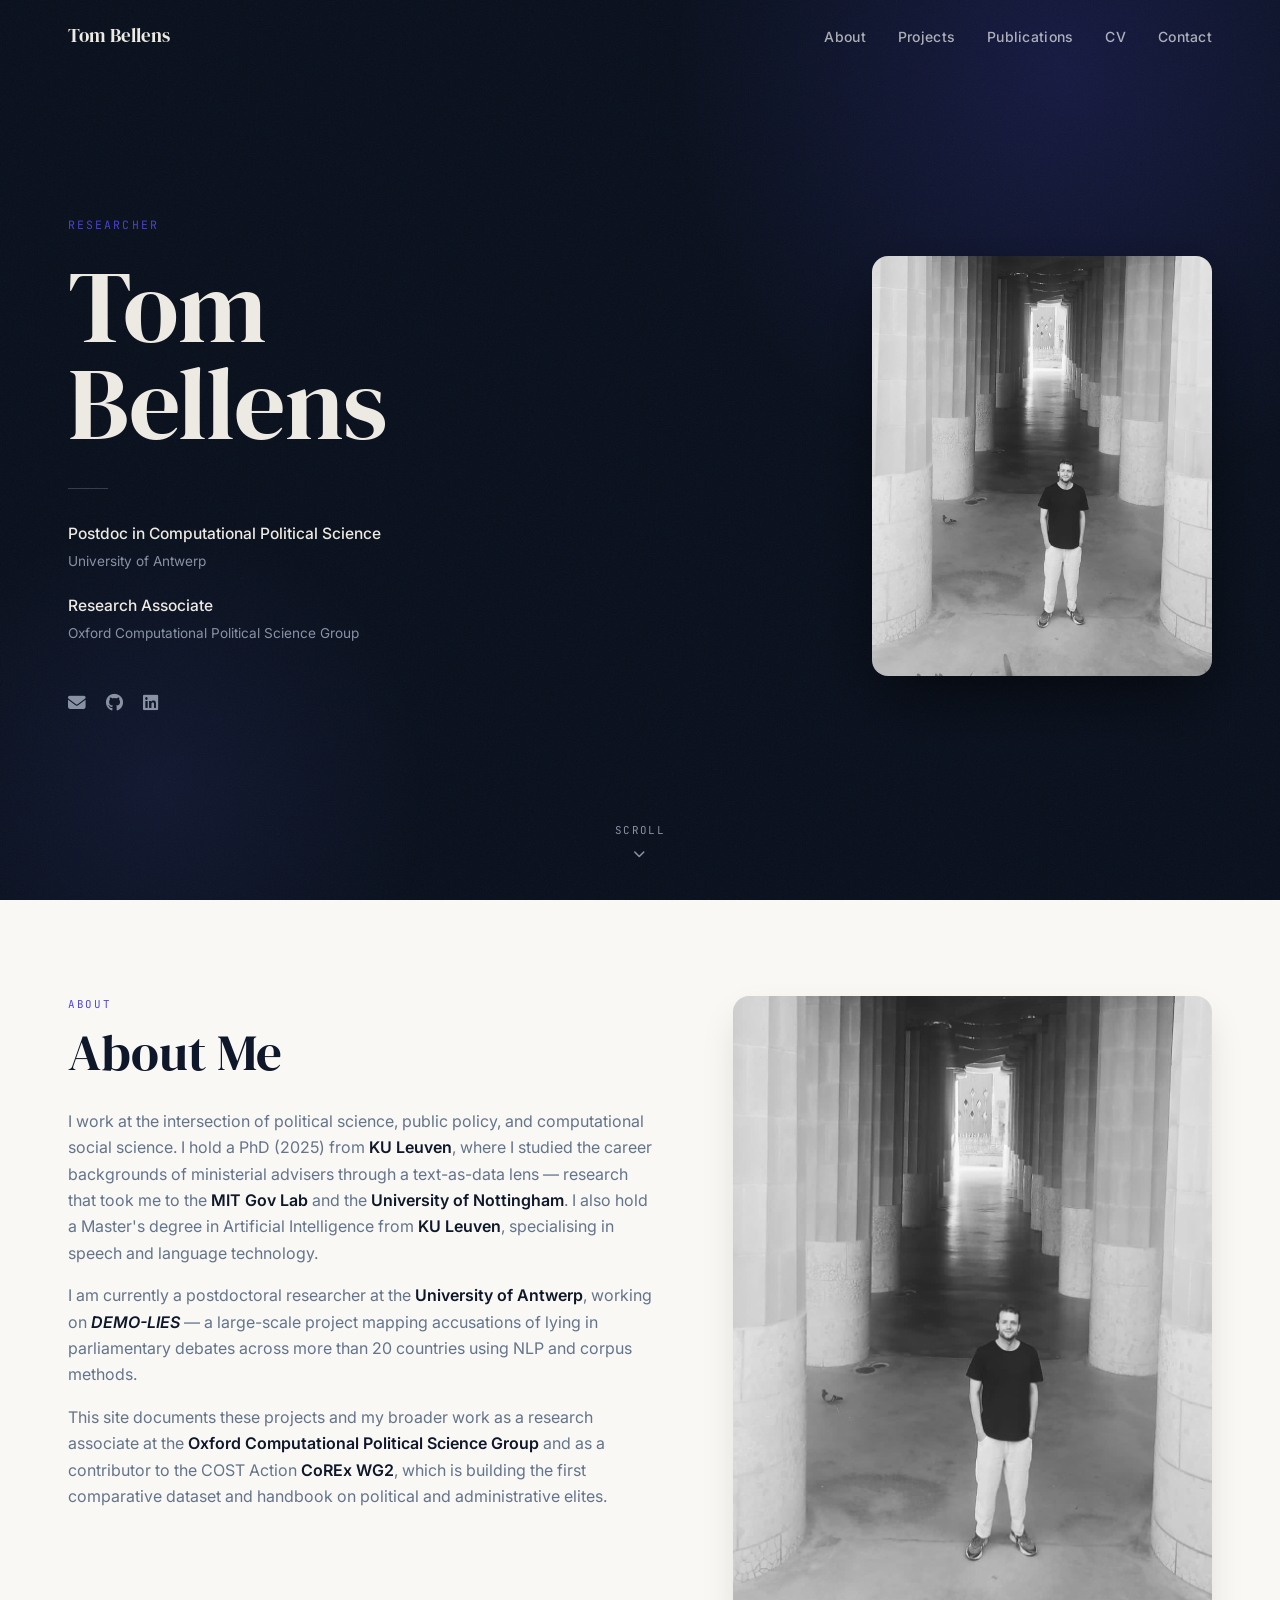
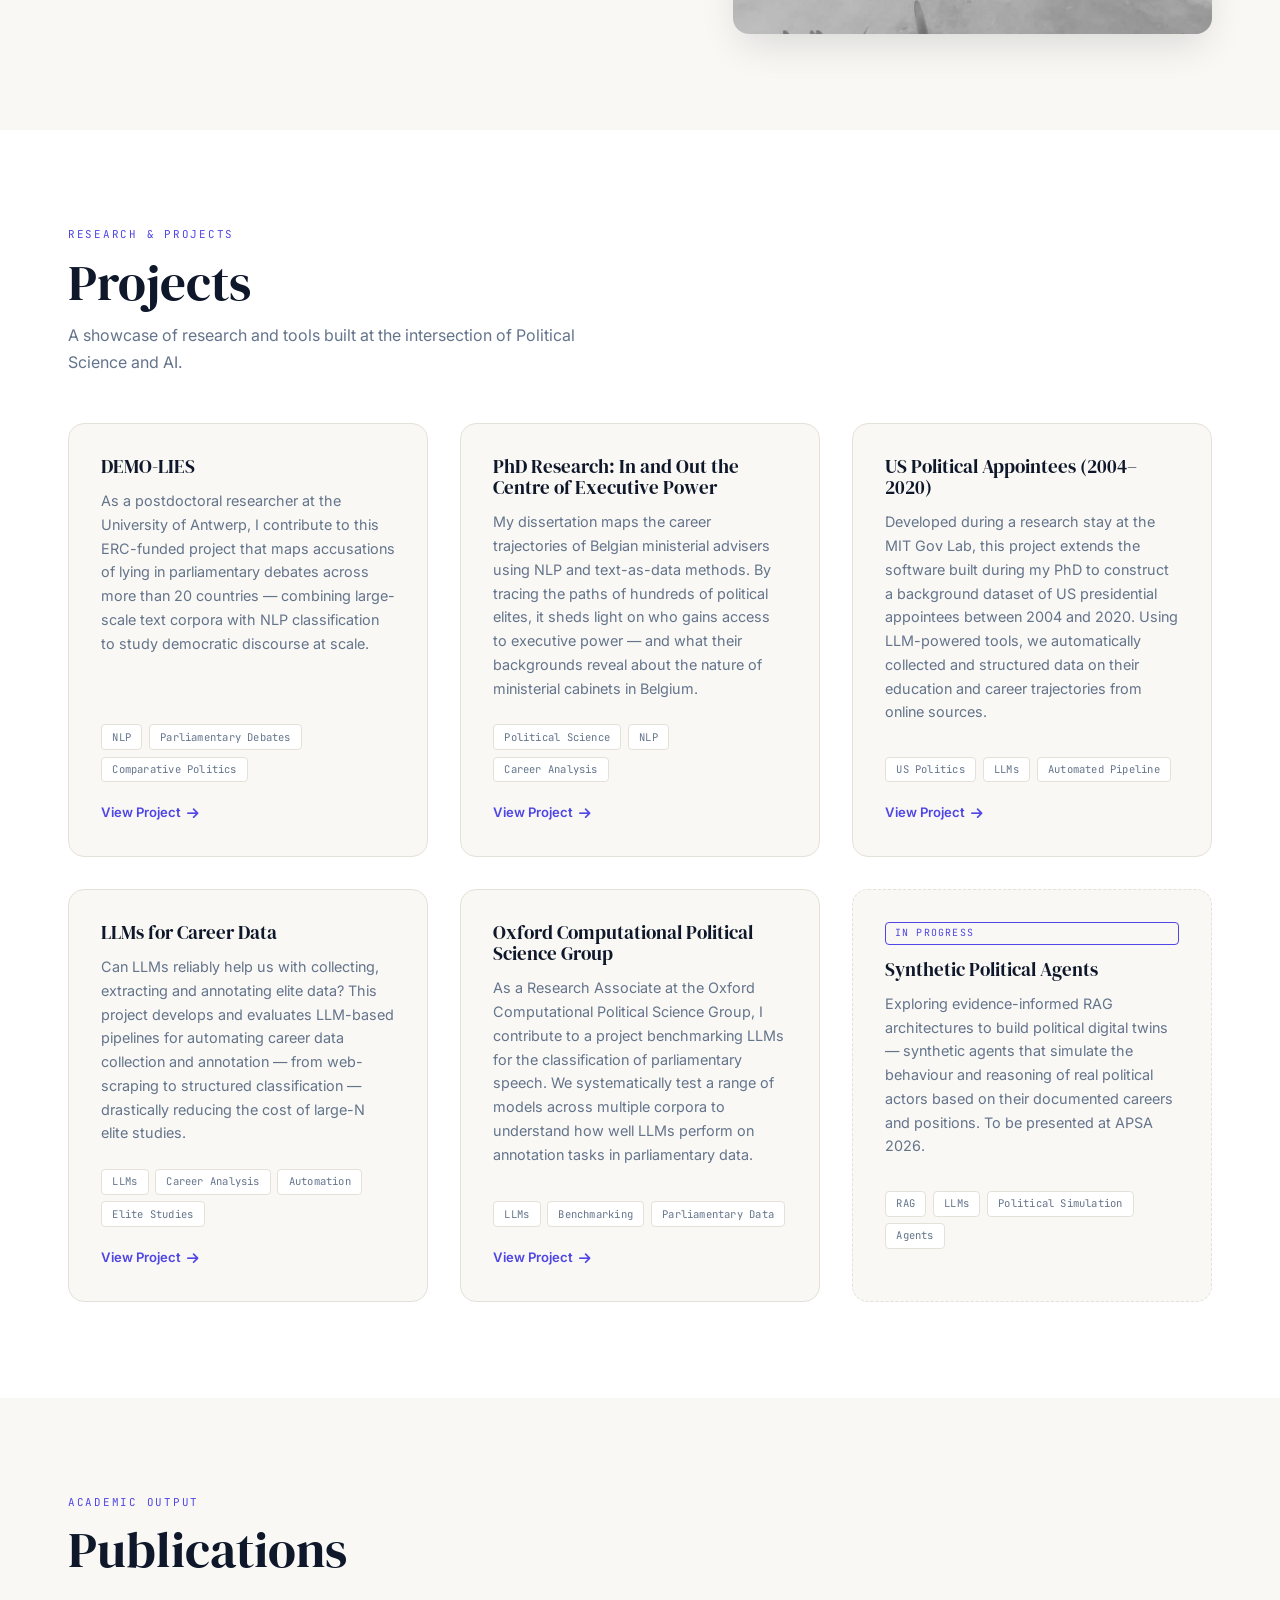
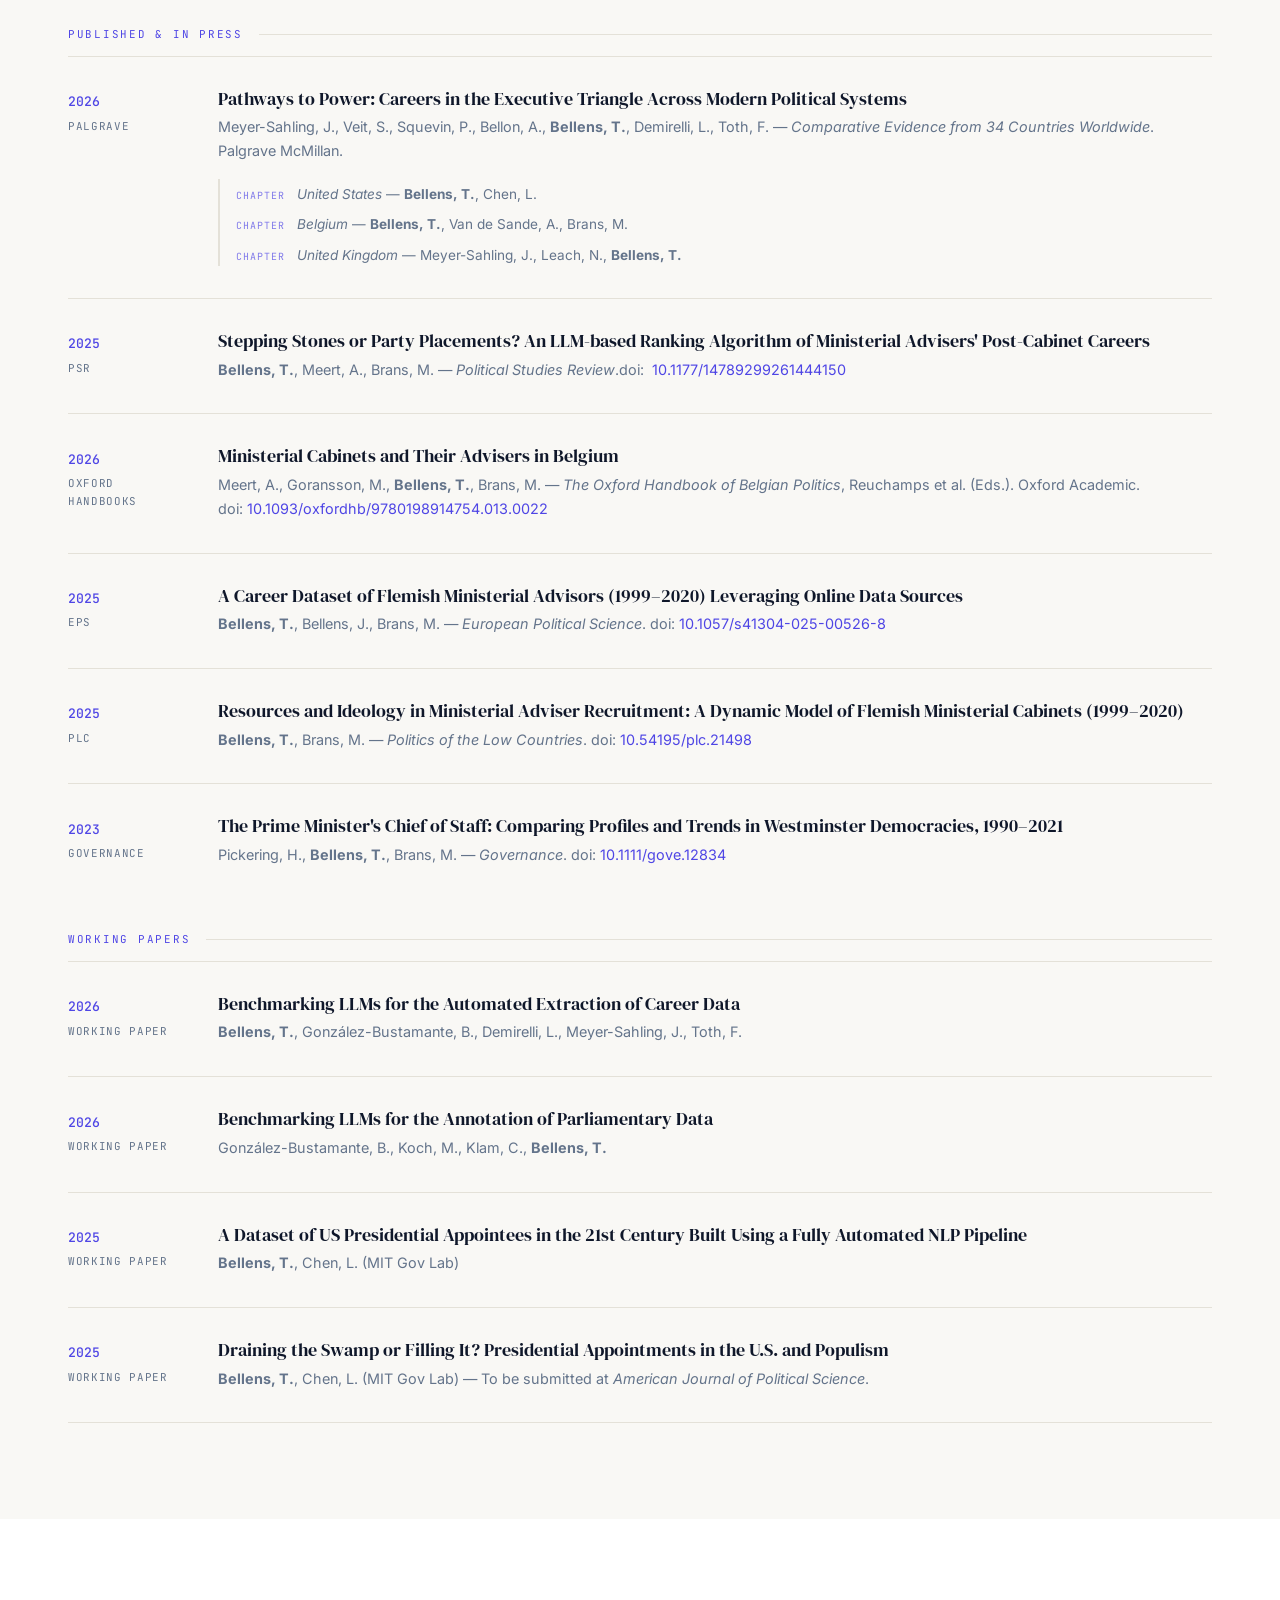
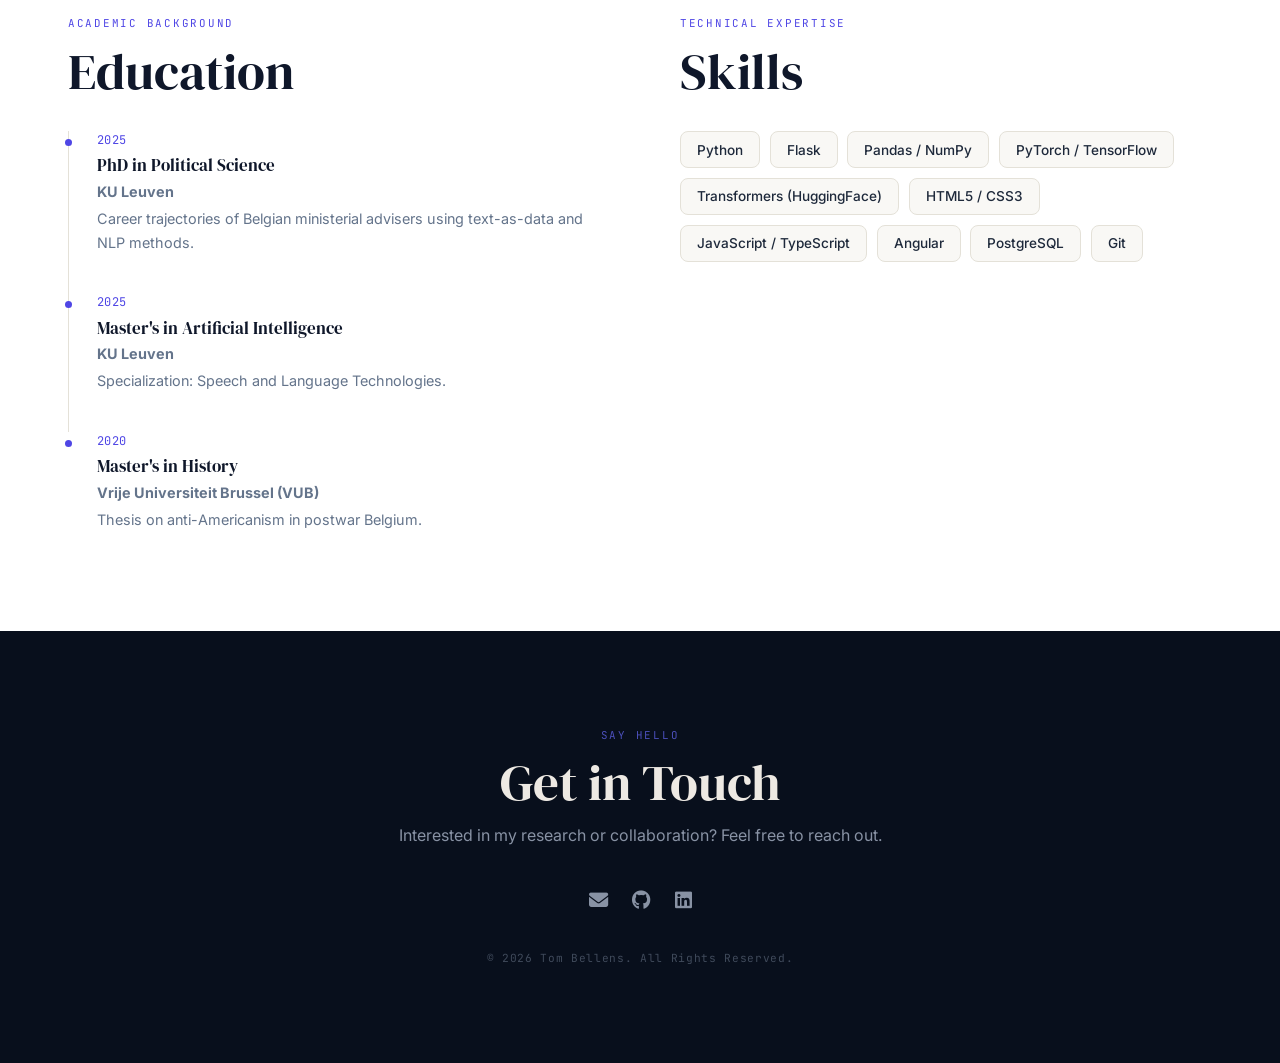
<file: index.html>
<!DOCTYPE html>
<html lang="en">

<head>
    <meta charset="UTF-8">
    <meta name="viewport" content="width=device-width, initial-scale=1.0">
    <title>Tom Bellens | Postdoc in Computational Political Science</title>
    <link rel="stylesheet" href="style.css">
    <link rel="preconnect" href="https://fonts.googleapis.com">
    <link rel="preconnect" href="https://fonts.gstatic.com" crossorigin>
    <link href="https://fonts.googleapis.com/css2?family=DM+Serif+Display:ital@0;1&family=Inter:wght@300;400;500;600;700&family=JetBrains+Mono:wght@400;500&display=swap" rel="stylesheet">
    <link rel="stylesheet" href="https://cdnjs.cloudflare.com/ajax/libs/font-awesome/6.4.0/css/all.min.css">
    <link rel="icon" href="img/antwerp.png">
</head>

<body>

    <!-- Navigation -->
    <nav class="navbar">
        <div class="container nav-container">
            <a href="#" class="nav-logo">Tom Bellens</a>
            <ul class="nav-links">
                <li><a href="#about">About</a></li>
                <li><a href="#projects">Projects</a></li>
                <li><a href="#publications">Publications</a></li>
                <li><a href="#education">CV</a></li>
                <li><a href="#contact">Contact</a></li>
            </ul>
            <button class="nav-hamburger" aria-label="Toggle menu">
                <span></span>
                <span></span>
                <span></span>
            </button>
        </div>
    </nav>

    <!-- Hero -->
    <header class="hero">
        <div class="hero-grain"></div>
        <div class="container hero-inner">
            <div class="hero-text">
                <p class="hero-label">Researcher</p>
                <h1>Tom<br>Bellens</h1>
                <div class="hero-divider"></div>
                <div class="hero-positions">
                    <div class="position-item">
                        <strong>Postdoc in Computational Political Science</strong>
                        <span>University of Antwerp</span>
                    </div>
                    <div class="position-item">
                        <strong>Research Associate</strong>
                        <span>Oxford Computational Political Science Group</span>
                    </div>
                </div>
                <div class="hero-social">
                    <a href="mailto:tom.bellens@kuleuven.com" aria-label="Email"><i class="fas fa-envelope"></i></a>
                    <a href="https://github.com/Tombellens" target="_blank" aria-label="GitHub"><i class="fab fa-github"></i></a>
                    <a href="https://be.linkedin.com/in/tom-bellens-97189a62" target="_blank" aria-label="LinkedIn"><i class="fab fa-linkedin"></i></a>
                </div>
            </div>
            <div class="hero-image-wrap">
                <img src="img/tom.jpeg" alt="Tom Bellens">
            </div>
        </div>
        <div class="scroll-hint">
            <span>scroll</span>
            <i class="fas fa-chevron-down"></i>
        </div>
    </header>

    <!-- About -->
    <section id="about">
        <div class="container">
            <div class="grid about-grid animate-on-scroll">
                <div class="about-content">
                    <span class="section-label">About</span>
                    <h2>About Me</h2>
                    <p>I work at the intersection of political science, public policy, and computational social science.
                        I hold a PhD (2025) from <strong>KU Leuven</strong>, where I studied the career backgrounds of
                        ministerial advisers through a text-as-data lens — research that took me to the
                        <strong>MIT Gov Lab</strong> and the <strong>University of Nottingham</strong>. I also hold a
                        Master's degree in Artificial Intelligence from <strong>KU Leuven</strong>, specialising in
                        speech and language technology.</p>
                    <p>I am currently a postdoctoral researcher at the <strong>University of Antwerp</strong>, working
                        on <strong><em>DEMO-LIES</em></strong> — a large-scale project mapping accusations of lying in
                        parliamentary debates across more than 20 countries using NLP and corpus methods.</p>
                    <p>This site documents these projects and my broader work as a research associate at the
                        <strong>Oxford Computational Political Science Group</strong> and as a contributor to the COST
                        Action <strong>CoREx WG2</strong>, which is building the first comparative dataset and handbook
                        on political and administrative elites.</p>
                </div>
                <div class="about-image">
                    <img src="img/tom.jpeg" alt="Tom Bellens">
                </div>
            </div>
        </div>
    </section>

    <!-- Projects -->
    <section id="projects">
        <div class="container">
            <span class="section-label animate-on-scroll">Research &amp; Projects</span>
            <h2 class="animate-on-scroll">Projects</h2>
            <p class="projects-intro animate-on-scroll">
                A showcase of research and tools built at the intersection of Political Science and AI.
            </p>
            <div class="grid projects-grid stagger-children">

                <article class="project-card">
                    <h3>DEMO-LIES</h3>
                    <p class="project-desc">As a postdoctoral researcher at the University of Antwerp, I contribute to
                        this ERC-funded project that maps accusations of lying in parliamentary debates across more than
                        20 countries — combining large-scale text corpora with NLP classification to study democratic
                        discourse at scale.</p>
                    <div class="project-tags">
                        <span class="tag">NLP</span>
                        <span class="tag">Parliamentary Debates</span>
                        <span class="tag">Comparative Politics</span>
                    </div>
                    <a href="demo-lies.html" class="btn-link">View Project <i class="fas fa-arrow-right"></i></a>
                </article>

                <article class="project-card">
                    <h3>PhD Research: In and Out the Centre of Executive Power</h3>
                    <p class="project-desc">My dissertation maps the career trajectories of Belgian ministerial
                        advisers using NLP and text-as-data methods. By tracing the paths of hundreds of political
                        elites, it sheds light on who gains access to executive power — and what their backgrounds
                        reveal about the nature of ministerial cabinets in Belgium.</p>
                    <div class="project-tags">
                        <span class="tag">Political Science</span>
                        <span class="tag">NLP</span>
                        <span class="tag">Career Analysis</span>
                    </div>
                    <a href="phd.html" class="btn-link">View Project <i class="fas fa-arrow-right"></i></a>
                </article>

                <article class="project-card">
                    <h3>US Political Appointees (2004–2020)</h3>
                    <p class="project-desc">Developed during a research stay at the MIT Gov Lab, this
                        project extends the software built during my PhD to construct a background dataset of US
                        presidential appointees between 2004 and 2020. Using LLM-powered tools, we automatically
                        collected and structured data on their education and career trajectories from online
                        sources.</p>
                    <div class="project-tags">
                        <span class="tag">US Politics</span>
                        <span class="tag">LLMs</span>
                        <span class="tag">Automated Pipeline</span>
                    </div>
                    <a href="appointees.html" class="btn-link">View Project <i class="fas fa-arrow-right"></i></a>
                </article>

                <article class="project-card">
                    <h3>LLMs for Career Data</h3>
                    <p class="project-desc">Can LLMs reliably help us with collecting, extracting and annotating elite data? This project develops and evaluates LLM-based pipelines for automating career data
                        collection and annotation — from web-scraping to structured classification — drastically
                        reducing the cost of large-N elite studies.</p>
                    <div class="project-tags">
                        <span class="tag">LLMs</span>
                        <span class="tag">Career Analysis</span>
                        <span class="tag">Automation</span>
                        <span class="tag">Elite Studies</span>
                    </div>
                    <a href="llms-career.html" class="btn-link">View Project <i class="fas fa-arrow-right"></i></a>
                </article>

                <article class="project-card">
                    <h3>Oxford Computational Political Science Group</h3>
                    <p class="project-desc">As a Research Associate at the Oxford Computational Political Science
                        Group, I contribute to a project benchmarking LLMs for the classification of parliamentary
                        speech. We systematically test a range of models across multiple corpora to understand how
                        well LLMs perform on annotation tasks in parliamentary data.</p>
                    <div class="project-tags">
                        <span class="tag">LLMs</span>
                        <span class="tag">Benchmarking</span>
                        <span class="tag">Parliamentary Data</span>
                    </div>
                    <a href="https://ocpsg-benchmarking-llms.github.io" class="btn-link">View Project <i class="fas fa-arrow-right"></i></a>
                </article>

                <article class="project-card project-card--upcoming">
                    <div class="upcoming-badge">In Progress</div>
                    <h3>Synthetic Political Agents</h3>
                    <p class="project-desc">Exploring evidence-informed RAG architectures to build political digital
                        twins — synthetic agents that simulate the behaviour and reasoning of real political actors
                        based on their documented careers and positions. To be presented at APSA 2026.</p>
                    <div class="project-tags">
                        <span class="tag">RAG</span>
                        <span class="tag">LLMs</span>
                        <span class="tag">Political Simulation</span>
                        <span class="tag">Agents</span>
                    </div>
                </article>

            </div>
        </div>
    </section>

    <!-- Publications -->
    <section id="publications">
        <div class="container">
            <span class="section-label animate-on-scroll">Academic Output</span>
            <h2 class="animate-on-scroll">Publications</h2>

            <ul class="pub-list animate-on-scroll">

                <li class="pub-section-header"><span>Published &amp; In Press</span></li>

                <li class="pub-item">
                    <div class="pub-meta">
                        <span class="pub-year">2026</span>
                        <span class="pub-venue">Palgrave</span>
                    </div>
                    <div class="pub-content">
                        <h3>Pathways to Power: Careers in the Executive Triangle Across Modern Political Systems</h3>
                        <p>Meyer-Sahling, J., Veit, S., Squevin, P., Bellon, A., <strong>Bellens, T.</strong>,
                            Demirelli, L., Toth, F. — <em>Comparative Evidence from 34 Countries Worldwide</em>.
                            Palgrave McMillan.</p>
                        <ul class="pub-chapters">
                            <li class="pub-chapter">
                                <span class="chapter-tag">Chapter</span>
                                <span><em>United States</em> — <strong>Bellens, T.</strong>, Chen, L.</span>
                            </li>
                            <li class="pub-chapter">
                                <span class="chapter-tag">Chapter</span>
                                <span><em>Belgium</em> — <strong>Bellens, T.</strong>, Van de Sande, A.,
                                    Brans, M.</span>
                            </li>
                            <li class="pub-chapter">
                                <span class="chapter-tag">Chapter</span>
                                <span><em>United Kingdom</em> — Meyer-Sahling, J., Leach, N.,
                                    <strong>Bellens, T.</strong></span>
                            </li>
                        </ul>
                    </div>
                </li>
                    <li class="pub-item">
                    <div class="pub-meta">
                        <span class="pub-year">2025</span>
                        <span class="pub-venue">PSR</span>
                    </div>
                    <div class="pub-content">
                        <h3>Stepping Stones or Party Placements? An LLM-based Ranking Algorithm of Ministerial
                            Advisers' Post-Cabinet Careers</h3>
                        <p><strong>Bellens, T.</strong>, Meert, A., Brans, M. — <em>Political Studies Review</em>.doi: &nbsp;<a href="https://doi.org/10.1177/14789299261444150"
                                target="_blank">10.1177/14789299261444150</a></p>
                    </div>
                </li>
                <li class="pub-item">
                    <div class="pub-meta">
                        <span class="pub-year">2026</span>
                        <span class="pub-venue">Oxford Handbooks</span>
                    </div>
                    <div class="pub-content">
                        <h3>Ministerial Cabinets and Their Advisers in Belgium</h3>
                        <p>Meert, A., Goransson, M., <strong>Bellens, T.</strong>, Brans, M. — <em>The Oxford
                                Handbook of Belgian Politics</em>, Reuchamps et al. (Eds.). Oxford Academic.
                            doi:&nbsp;<a href="https://doi.org/10.1093/oxfordhb/9780198914754.013.0022"
                                target="_blank">10.1093/oxfordhb/9780198914754.013.0022</a></p>
                    </div>
                </li>

                <li class="pub-item">
                    <div class="pub-meta">
                        <span class="pub-year">2025</span>
                        <span class="pub-venue">EPS</span>
                    </div>
                    <div class="pub-content">
                        <h3>A Career Dataset of Flemish Ministerial Advisors (1999–2020) Leveraging Online Data
                            Sources</h3>
                        <p><strong>Bellens, T.</strong>, Bellens, J., Brans, M. — <em>European Political
                                Science</em>. doi:&nbsp;<a href="https://doi.org/10.1057/s41304-025-00526-8"
                                target="_blank">10.1057/s41304-025-00526-8</a></p>
                    </div>
                </li>

                <li class="pub-item">
                    <div class="pub-meta">
                        <span class="pub-year">2025</span>
                        <span class="pub-venue">PLC</span>
                    </div>
                    <div class="pub-content">
                        <h3>Resources and Ideology in Ministerial Adviser Recruitment: A Dynamic Model of Flemish
                            Ministerial Cabinets (1999–2020)</h3>
                        <p><strong>Bellens, T.</strong>, Brans, M. — <em>Politics of the Low Countries</em>.
                            doi:&nbsp;<a href="https://doi.org/10.54195/plc.21498"
                                target="_blank">10.54195/plc.21498</a></p>
                    </div>
                </li>

                <li class="pub-item">
                    <div class="pub-meta">
                        <span class="pub-year">2023</span>
                        <span class="pub-venue">Governance</span>
                    </div>
                    <div class="pub-content">
                        <h3>The Prime Minister's Chief of Staff: Comparing Profiles and Trends in Westminster
                            Democracies, 1990–2021</h3>
                        <p>Pickering, H., <strong>Bellens, T.</strong>, Brans, M. — <em>Governance</em>.
                            doi:&nbsp;<a href="https://doi.org/10.1111/gove.12834"
                                target="_blank">10.1111/gove.12834</a></p>
                    </div>
                </li>

                <li class="pub-section-header"><span>Working Papers</span></li>

                <li class="pub-item">
                    <div class="pub-meta">
                        <span class="pub-year">2026</span>
                        <span class="pub-venue">Working Paper</span>
                    </div>
                    <div class="pub-content">
                        <h3>Benchmarking LLMs for the Automated Extraction of Career Data</h3>
                        <p><strong>Bellens, T.</strong>, González-Bustamante, B., Demirelli, L., Meyer-Sahling, J.,
                            Toth, F.</p>
                    </div>
                </li>

                <li class="pub-item">
                    <div class="pub-meta">
                        <span class="pub-year">2026</span>
                        <span class="pub-venue">Working Paper</span>
                    </div>
                    <div class="pub-content">
                        <h3>Benchmarking LLMs for the Annotation of Parliamentary Data</h3>
                        <p>González-Bustamante, B., Koch, M., Klam, C., <strong>Bellens, T.</strong></p>
                    </div>
                </li>

                <li class="pub-item">
                    <div class="pub-meta">
                        <span class="pub-year">2025</span>
                        <span class="pub-venue">Working Paper</span>
                    </div>
                    <div class="pub-content">
                        <h3>A Dataset of US Presidential Appointees in the 21st Century Built Using a Fully Automated
                            NLP Pipeline</h3>
                        <p><strong>Bellens, T.</strong>, Chen, L. (MIT Gov Lab)</p>
                    </div>
                </li>

                <li class="pub-item">
                    <div class="pub-meta">
                        <span class="pub-year">2025</span>
                        <span class="pub-venue">Working Paper</span>
                    </div>
                    <div class="pub-content">
                        <h3>Draining the Swamp or Filling It? Presidential Appointments in the U.S. and Populism</h3>
                        <p><strong>Bellens, T.</strong>, Chen, L. (MIT Gov Lab) — To be submitted at <em>American Journal of
                                Political Science</em>.</p>
                    </div>
                </li>

            </ul>
        </div>
    </section>

    <!-- Education & Skills -->
    <section id="education">
        <div class="container">
            <div class="grid edu-skills-grid">

                <div class="animate-on-scroll">
                    <span class="section-label">Academic Background</span>
                    <h2>Education</h2>

                    <div class="education-item">
                        <span class="edu-year">2025</span>
                        <h3>PhD in Political Science</h3>
                        <p><strong>KU Leuven</strong></p>
                        <p>Career trajectories of Belgian ministerial advisers using text-as-data and NLP methods.</p>
                    </div>

                    <div class="education-item">
                        <span class="edu-year">2025</span>
                        <h3>Master's in Artificial Intelligence</h3>
                        <p><strong>KU Leuven</strong></p>
                        <p>Specialization: Speech and Language Technologies.</p>
                    </div>

                    <div class="education-item">
                        <span class="edu-year">2020</span>
                        <h3>Master's in History</h3>
                        <p><strong>Vrije Universiteit Brussel (VUB)</strong></p>
                        <p>Thesis on anti-Americanism in postwar Belgium.</p>
                    </div>
                </div>

                <div class="skills-section animate-on-scroll">
                    <span class="section-label">Technical Expertise</span>
                    <h2>Skills</h2>
                    <div class="skills-container">
                        <span class="skill-badge">Python</span>
                        <span class="skill-badge">Flask</span>
                        <span class="skill-badge">Pandas / NumPy</span>
                        <span class="skill-badge">PyTorch / TensorFlow</span>
                        <span class="skill-badge">Transformers (HuggingFace)</span>
                        <span class="skill-badge">HTML5 / CSS3</span>
                        <span class="skill-badge">JavaScript / TypeScript</span>
                        <span class="skill-badge">Angular</span>
                        <span class="skill-badge">PostgreSQL</span>
                        <span class="skill-badge">Git</span>
                    </div>
                </div>

            </div>
        </div>
    </section>

    <!-- Contact -->
    <section id="contact">
        <footer>
            <div class="container">
                <span class="section-label">Say Hello</span>
                <h2>Get in Touch</h2>
                <p>Interested in my research or collaboration? Feel free to reach out.</p>
                <div class="social-links">
                    <a href="mailto:tom.bellens@kuleuven.com" aria-label="Email"><i class="fas fa-envelope"></i></a>
                    <a href="https://github.com/Tombellens" target="_blank" aria-label="GitHub"><i
                            class="fab fa-github"></i></a>
                    <a href="https://be.linkedin.com/in/tom-bellens-97189a62" target="_blank" aria-label="LinkedIn"><i
                            class="fab fa-linkedin"></i></a>
                </div>
                <p class="copyright">&copy; 2026 Tom Bellens. All Rights Reserved.</p>
            </div>
        </footer>
    </section>

    <script src="app.js"></script>
</body>

</html>
</file>
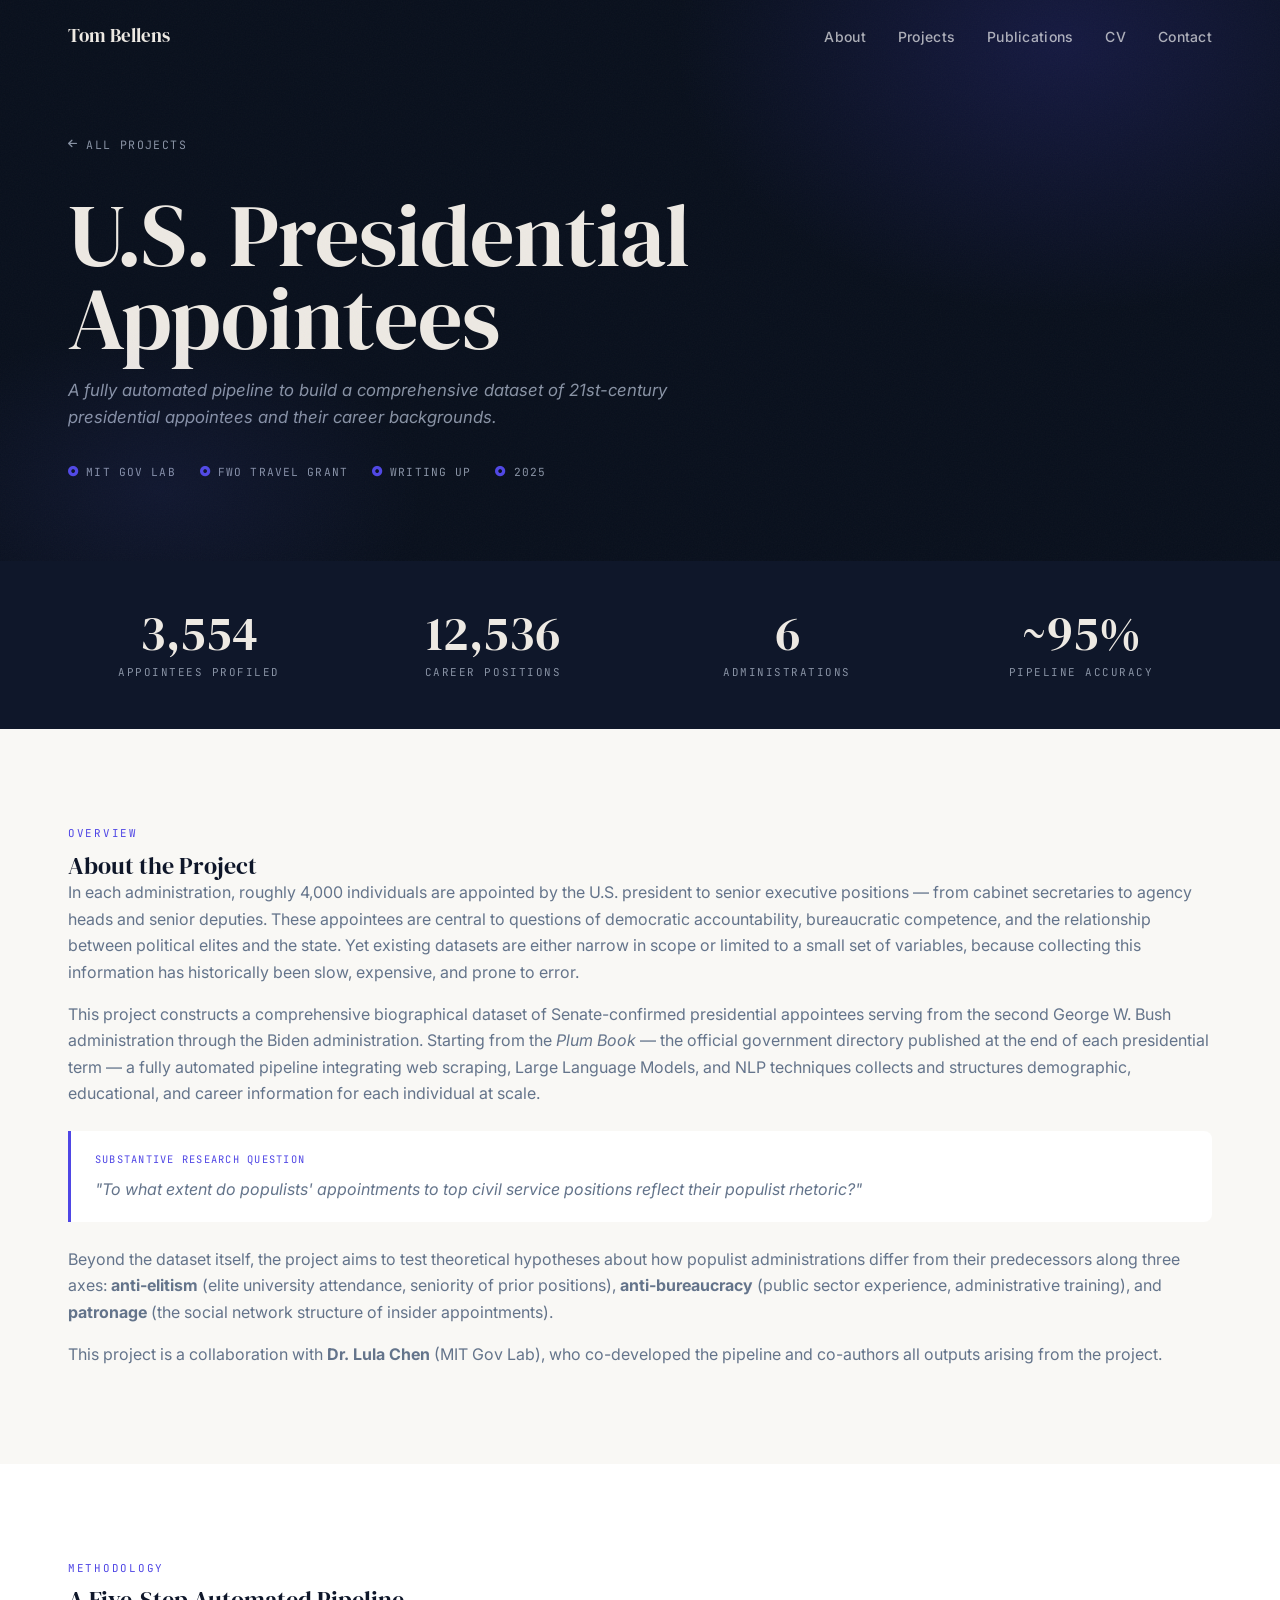
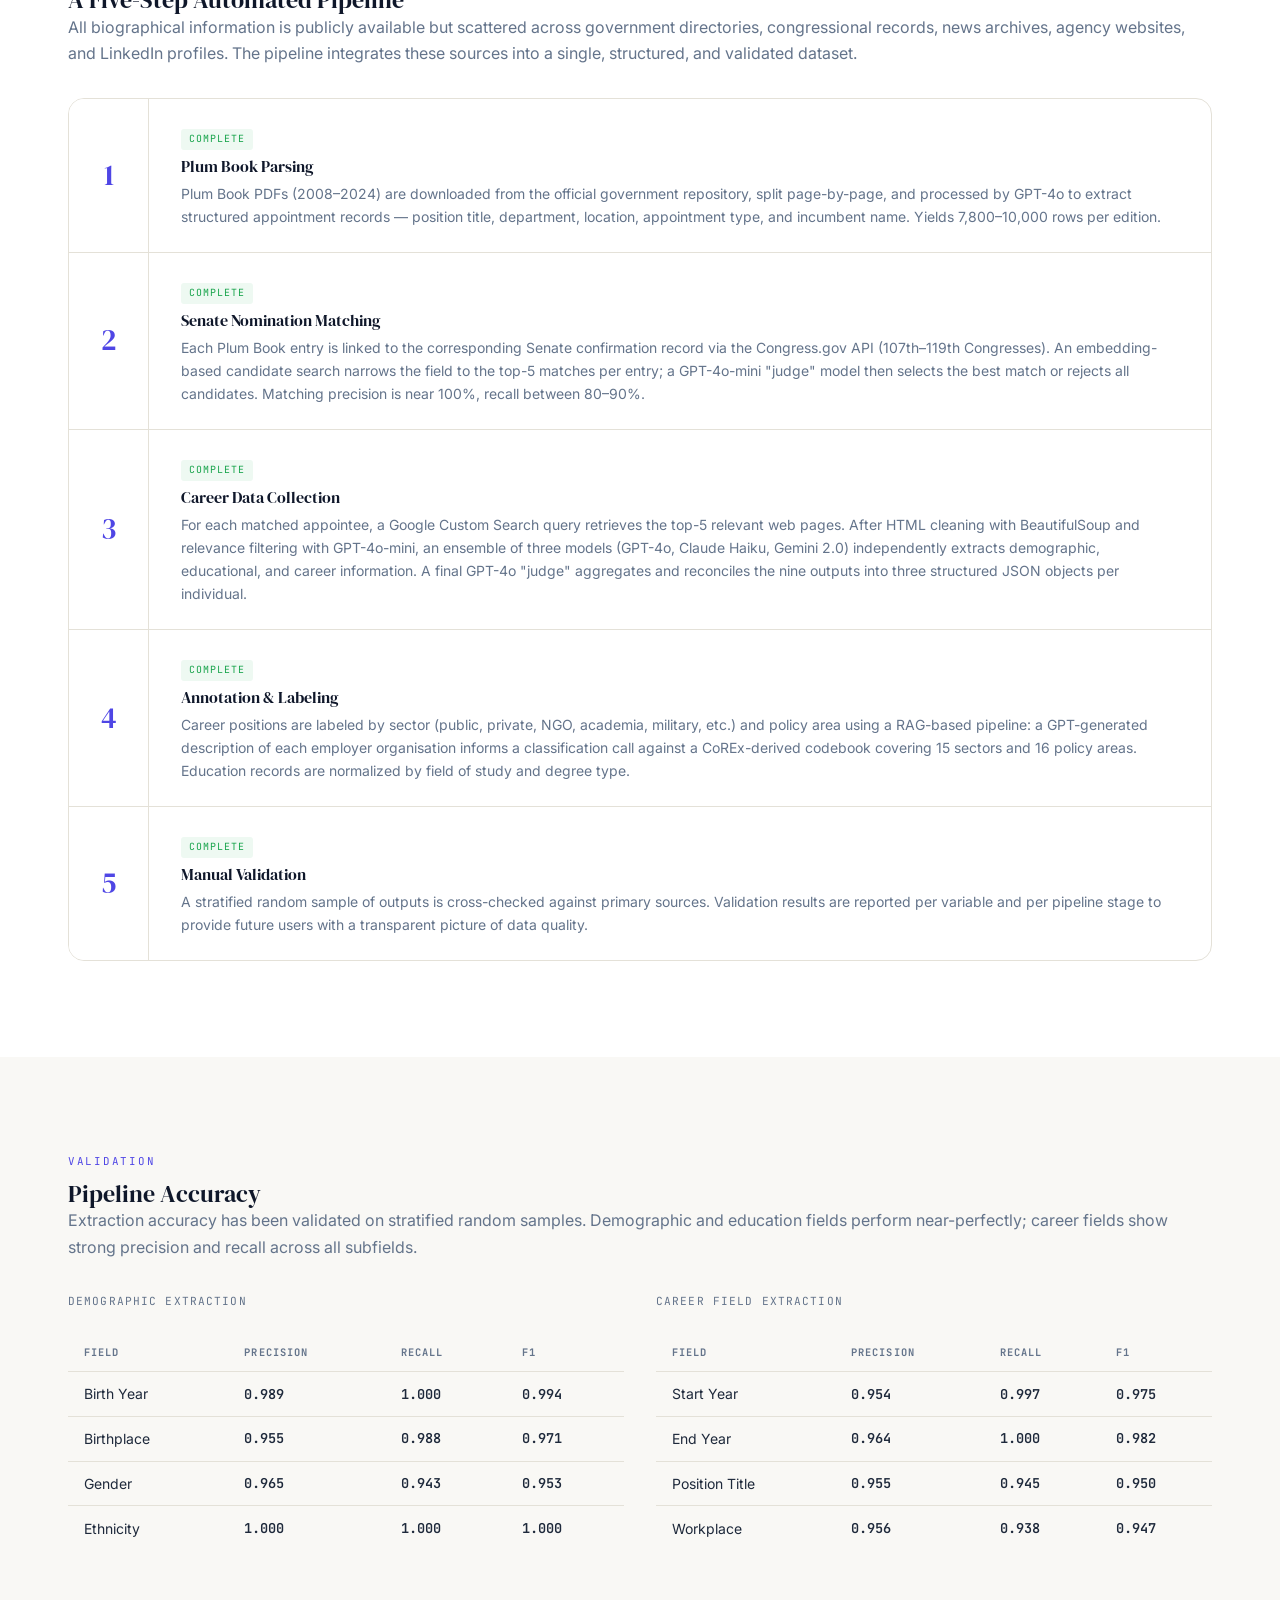
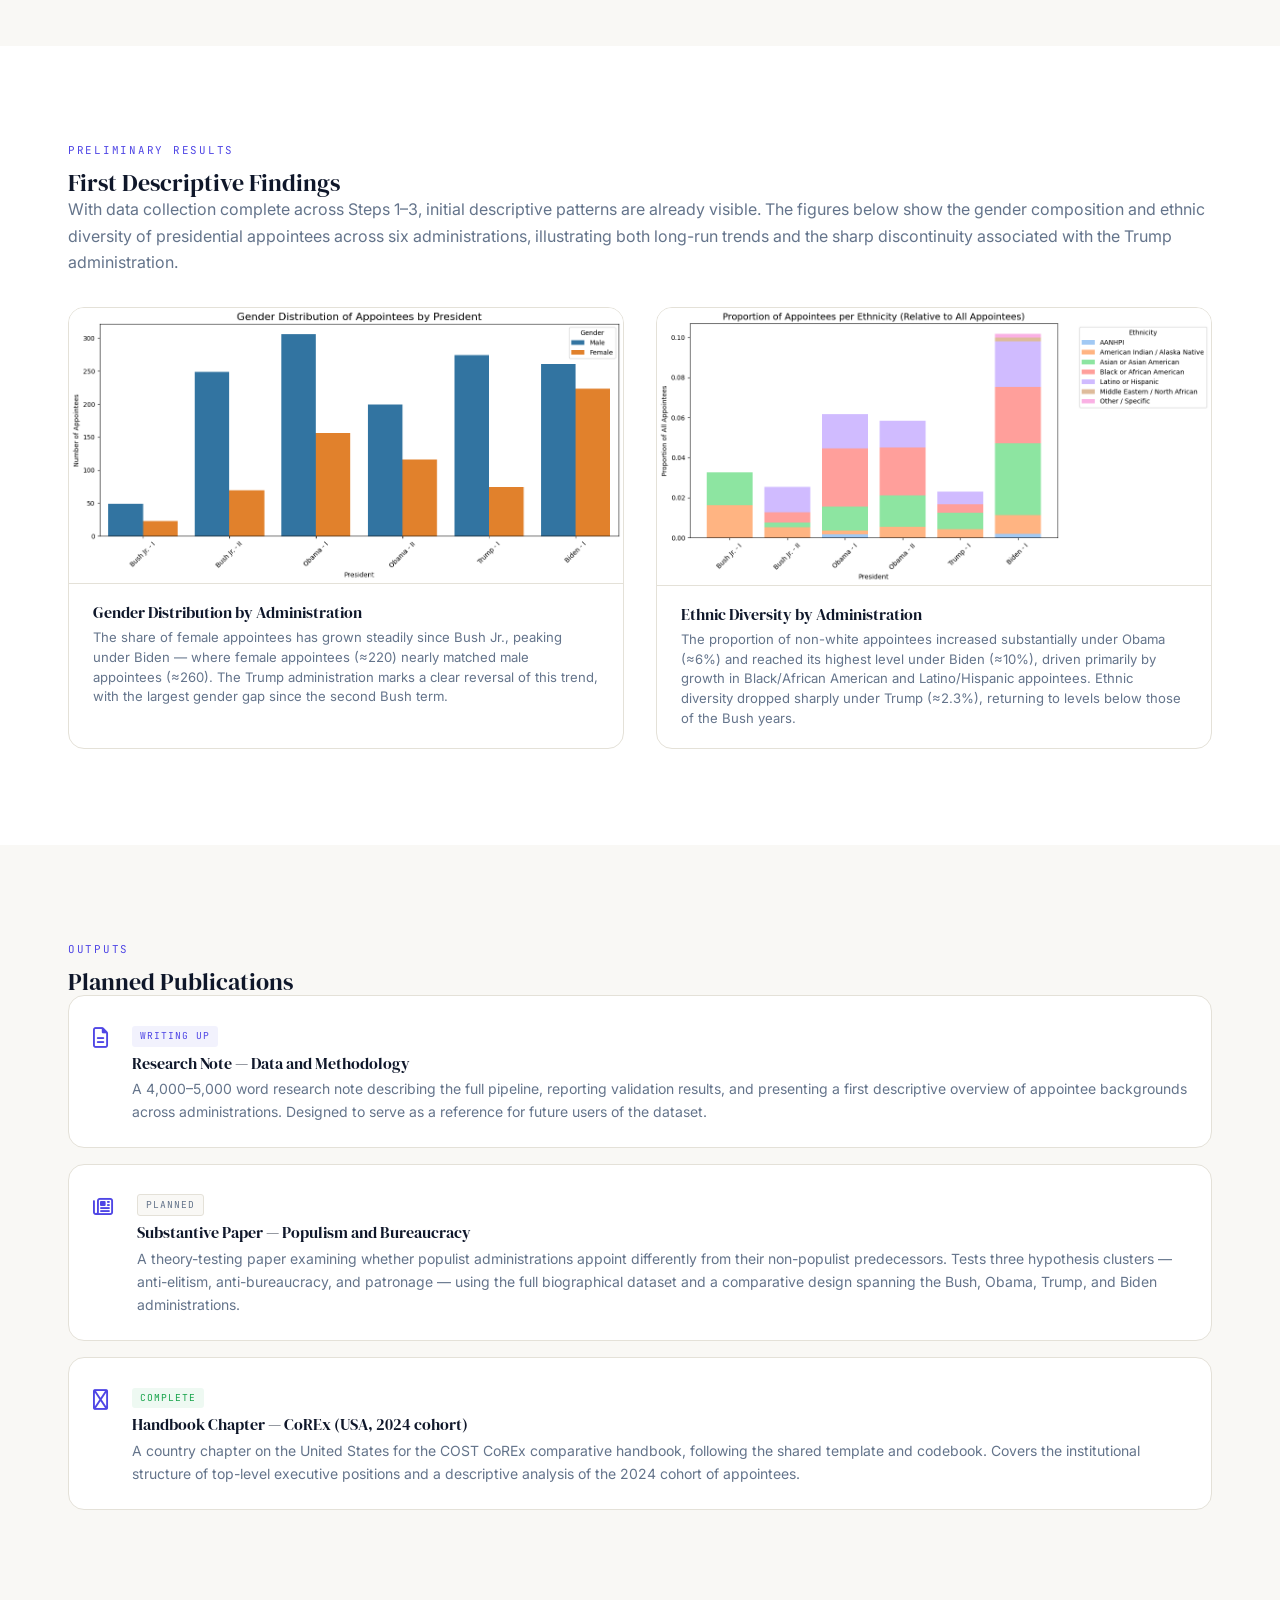
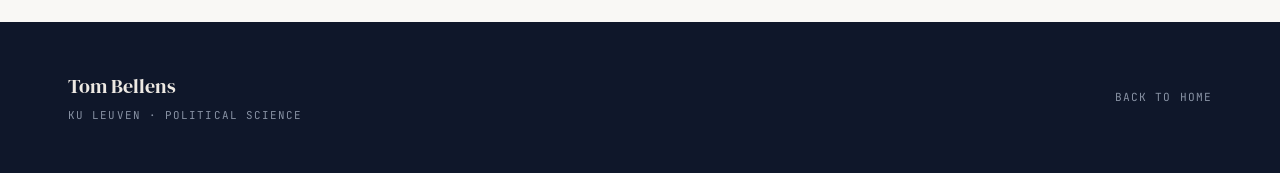
<file: appointees.html>
<!DOCTYPE html>
<html lang="en">

<head>
    <meta charset="UTF-8">
    <meta name="viewport" content="width=device-width, initial-scale=1.0">
    <title>U.S. Presidential Appointees | Tom Bellens</title>
    <link rel="stylesheet" href="style.css">
    <link rel="preconnect" href="https://fonts.googleapis.com">
    <link rel="preconnect" href="https://fonts.gstatic.com" crossorigin>
    <link href="https://fonts.googleapis.com/css2?family=DM+Serif+Display:ital@0;1&family=Inter:wght@300;400;500;600;700&family=JetBrains+Mono:wght@400;500&display=swap" rel="stylesheet">
    <link rel="stylesheet" href="https://cdnjs.cloudflare.com/ajax/libs/font-awesome/6.4.0/css/all.min.css">
    <style>
        /* ── Project page overrides ── */
        .project-hero {
            min-height: 60vh;
            padding-top: 8rem;
            padding-bottom: 5rem;
        }
        .project-hero .hero-grain { opacity: 0.035; }

        .back-link {
            display: inline-flex;
            align-items: center;
            gap: 0.5rem;
            font-family: var(--font-mono);
            font-size: 0.72rem;
            letter-spacing: 0.12em;
            text-transform: uppercase;
            color: var(--hero-muted);
            margin-bottom: 2.5rem;
            transition: color 0.2s, gap 0.2s;
        }
        .back-link:hover { color: var(--hero-text); gap: 0.75rem; }
        .back-link i { font-size: 0.65rem; }

        .project-hero h1 {
            font-size: clamp(3rem, 7vw, 5.5rem);
            margin-bottom: 1rem;
        }
        .project-hero .subtitle {
            font-size: 1.05rem;
            color: var(--hero-muted);
            max-width: 620px;
            line-height: 1.6;
            margin-bottom: 2rem;
            font-family: var(--font-main);
            font-style: italic;
        }
        .project-hero .meta-row {
            display: flex;
            flex-wrap: wrap;
            gap: 1.5rem;
        }
        .meta-pill {
            display: inline-flex;
            align-items: center;
            gap: 0.45rem;
            font-family: var(--font-mono);
            font-size: 0.7rem;
            letter-spacing: 0.1em;
            text-transform: uppercase;
            color: var(--hero-muted);
        }
        .meta-pill i { color: var(--accent-color); font-size: 0.65rem; }

        /* Stats bar */
        .stats-bar {
            background: var(--primary-color);
            padding: 3rem 0;
        }
        .stats-grid {
            display: grid;
            grid-template-columns: repeat(4, 1fr);
            gap: 2rem;
            text-align: center;
        }
        .stat-number {
            font-family: var(--font-display);
            font-size: clamp(2.25rem, 4vw, 3rem);
            color: var(--hero-text);
            line-height: 1;
            margin-bottom: 0.4rem;
        }
        .stat-label {
            font-family: var(--font-mono);
            font-size: 0.68rem;
            letter-spacing: 0.14em;
            text-transform: uppercase;
            color: var(--hero-muted);
        }

        /* Pipeline steps */
        .pipeline-grid {
            display: flex;
            flex-direction: column;
            gap: 0;
            margin-top: 2rem;
            border: 1px solid var(--border-color);
            border-radius: var(--radius-lg);
            overflow: hidden;
        }
        .pipeline-step {
            display: grid;
            grid-template-columns: 80px 1fr;
            gap: 0;
            border-bottom: 1px solid var(--border-color);
            transition: background 0.2s;
        }
        .pipeline-step:last-child { border-bottom: none; }
        .pipeline-step:hover { background: var(--bg-alt); }
        .step-index {
            background: var(--bg-alt);
            border-right: 1px solid var(--border-color);
            display: flex;
            align-items: center;
            justify-content: center;
            font-family: var(--font-display);
            font-size: 1.8rem;
            color: var(--accent-color);
            padding: 1.5rem;
        }
        .step-body {
            padding: 1.5rem 2rem;
        }
        .step-body h4 {
            font-size: 1rem;
            margin-bottom: 0.4rem;
        }
        .step-body p {
            font-size: 0.875rem;
            margin: 0;
            color: var(--text-muted);
        }
        .step-tag {
            display: inline-block;
            font-family: var(--font-mono);
            font-size: 0.62rem;
            letter-spacing: 0.1em;
            text-transform: uppercase;
            color: var(--accent-color);
            background: rgba(79, 70, 229, 0.07);
            padding: 0.15rem 0.5rem;
            border-radius: 3px;
            margin-bottom: 0.5rem;
        }
        .step-tag.done {
            color: #16a34a;
            background: rgba(22, 163, 74, 0.07);
        }

        /* Graphs */
        .graphs-grid {
            display: grid;
            grid-template-columns: 1fr 1fr;
            gap: 2rem;
            margin-top: 2rem;
        }
        .graph-card {
            background: var(--bg-alt);
            border: 1px solid var(--border-color);
            border-radius: var(--radius-lg);
            overflow: hidden;
        }
        .graph-card img {
            width: 100%;
            display: block;
        }
        .graph-caption {
            padding: 1.25rem 1.5rem;
            border-top: 1px solid var(--border-color);
        }
        .graph-caption h4 {
            font-family: var(--font-display);
            font-size: 1rem;
            margin-bottom: 0.4rem;
            font-weight: 400;
        }
        .graph-caption p {
            font-size: 0.82rem;
            margin: 0;
            line-height: 1.5;
            color: var(--text-muted);
        }

        /* Accuracy table */
        .accuracy-table {
            width: 100%;
            border-collapse: collapse;
            margin-top: 1.5rem;
            font-size: 0.875rem;
        }
        .accuracy-table th {
            font-family: var(--font-mono);
            font-size: 0.65rem;
            letter-spacing: 0.1em;
            text-transform: uppercase;
            color: var(--text-muted);
            text-align: left;
            padding: 0.6rem 1rem;
            border-bottom: 1px solid var(--border-color);
        }
        .accuracy-table td {
            padding: 0.65rem 1rem;
            border-bottom: 1px solid var(--border-color);
            color: var(--text-color);
        }
        .accuracy-table tr:last-child td { border-bottom: none; }
        .accuracy-table tr:hover td { background: var(--bg-alt); }
        .acc-high { color: #16a34a; font-weight: 600; font-family: var(--font-mono); font-size: 0.85rem; }
        .acc-med { color: #ca8a04; font-weight: 600; font-family: var(--font-mono); font-size: 0.85rem; }

        /* Outputs */
        .output-card {
            display: flex;
            gap: 1.5rem;
            align-items: flex-start;
            padding: 1.5rem;
            background: var(--bg-alt);
            border: 1px solid var(--border-color);
            border-radius: var(--radius-lg);
            margin-bottom: 1rem;
        }
        .output-icon {
            font-size: 1.25rem;
            color: var(--accent-color);
            padding-top: 0.1rem;
            flex-shrink: 0;
        }
        .output-card h4 {
            font-size: 1rem;
            margin-bottom: 0.3rem;
        }
        .output-card p { font-size: 0.875rem; margin: 0; color: var(--text-muted); }
        .output-tag {
            display: inline-block;
            font-family: var(--font-mono);
            font-size: 0.6rem;
            letter-spacing: 0.1em;
            text-transform: uppercase;
            padding: 0.15rem 0.5rem;
            border-radius: 3px;
            margin-bottom: 0.5rem;
        }
        .output-tag.progress { color: var(--accent-color); background: rgba(79, 70, 229, 0.07); }
        .output-tag.planned { color: var(--text-muted); background: var(--bg-color); border: 1px solid var(--border-color); }

        /* RQ box */
        .rq-box {
            background: var(--bg-alt);
            border-left: 3px solid var(--accent-color);
            border-radius: 0 var(--radius-md) var(--radius-md) 0;
            padding: 1.25rem 1.5rem;
            margin: 1.5rem 0;
        }
        .rq-label {
            font-family: var(--font-mono);
            font-size: 0.65rem;
            letter-spacing: 0.12em;
            text-transform: uppercase;
            color: var(--accent-color);
            display: block;
            margin-bottom: 0.5rem;
        }
        .rq-box p { margin: 0; font-style: italic; }

        @media (max-width: 768px) {
            .stats-grid { grid-template-columns: repeat(2, 1fr); }
            .graphs-grid { grid-template-columns: 1fr; }
            .pipeline-step { grid-template-columns: 60px 1fr; }
        }
    </style>
</head>

<body>

    <!-- Navigation -->
    <nav class="navbar">
        <div class="container nav-container">
            <a href="index.html" class="nav-logo">Tom Bellens</a>
            <ul class="nav-links">
                <li><a href="index.html#about">About</a></li>
                <li><a href="index.html#projects">Projects</a></li>
                <li><a href="index.html#publications">Publications</a></li>
                <li><a href="index.html#education">CV</a></li>
                <li><a href="index.html#contact">Contact</a></li>
            </ul>
            <button class="nav-hamburger" aria-label="Toggle menu">
                <span></span><span></span><span></span>
            </button>
        </div>
    </nav>

    <!-- Hero -->
    <section class="hero project-hero">
        <div class="hero-grain"></div>
        <div class="hero-blob hero-blob-1"></div>
        <div class="hero-blob hero-blob-2"></div>
        <div class="container">
            <a href="index.html#projects" class="back-link">
                <i class="fa-solid fa-arrow-left"></i> All Projects
            </a>
            <h1>U.S. Presidential<br>Appointees</h1>
            <p class="subtitle">A fully automated pipeline to build a comprehensive dataset of 21st-century presidential appointees and their career backgrounds.</p>
            <div class="meta-row">
                <span class="meta-pill"><i class="fa-solid fa-circle-dot"></i> MIT Gov Lab</span>
                <span class="meta-pill"><i class="fa-solid fa-circle-dot"></i> FWO Travel Grant</span>
                <span class="meta-pill"><i class="fa-solid fa-circle-dot"></i> Writing Up</span>
                <span class="meta-pill"><i class="fa-solid fa-circle-dot"></i> 2025</span>
            </div>
        </div>
    </section>

    <!-- Stats bar -->
    <div class="stats-bar">
        <div class="container">
            <div class="stats-grid">
                <div class="stat-item">
                    <div class="stat-number">3,554</div>
                    <div class="stat-label">Appointees Profiled</div>
                </div>
                <div class="stat-item">
                    <div class="stat-number">12,536</div>
                    <div class="stat-label">Career Positions</div>
                </div>
                <div class="stat-item">
                    <div class="stat-number">6</div>
                    <div class="stat-label">Administrations</div>
                </div>
                <div class="stat-item">
                    <div class="stat-number">~95%</div>
                    <div class="stat-label">Pipeline Accuracy</div>
                </div>
            </div>
        </div>
    </div>

    <!-- Overview -->
    <section style="background: var(--bg-color);">
        <div class="container">
            <div class="animate-on-scroll">
                <span class="section-label">Overview</span>
                <h2>About the Project</h2>
                <p>In each administration, roughly 4,000 individuals are appointed by the U.S. president to senior executive positions — from cabinet secretaries to agency heads and senior deputies. These appointees are central to questions of democratic accountability, bureaucratic competence, and the relationship between political elites and the state. Yet existing datasets are either narrow in scope or limited to a small set of variables, because collecting this information has historically been slow, expensive, and prone to error.</p>
                <p>This project constructs a comprehensive biographical dataset of Senate-confirmed presidential appointees serving from the second George W. Bush administration through the Biden administration. Starting from the <em>Plum Book</em> — the official government directory published at the end of each presidential term — a fully automated pipeline integrating web scraping, Large Language Models, and NLP techniques collects and structures demographic, educational, and career information for each individual at scale.</p>

                <div class="rq-box">
                    <span class="rq-label">Substantive Research Question</span>
                    <p>"To what extent do populists' appointments to top civil service positions reflect their populist rhetoric?"</p>
                </div>

                <p>Beyond the dataset itself, the project aims to test theoretical hypotheses about how populist administrations differ from their predecessors along three axes: <strong>anti-elitism</strong> (elite university attendance, seniority of prior positions), <strong>anti-bureaucracy</strong> (public sector experience, administrative training), and <strong>patronage</strong> (the social network structure of insider appointments).</p>
                <p>This project is a collaboration with <strong>Dr. Lula Chen</strong> (MIT Gov Lab), who co-developed the pipeline and co-authors all outputs arising from the project.</p>
            </div>
        </div>
    </section>

    <!-- Pipeline -->
    <section style="background: var(--bg-alt);">
        <div class="container">
            <div class="animate-on-scroll">
                <span class="section-label">Methodology</span>
                <h2>A Five-Step Automated Pipeline</h2>
                <p>All biographical information is publicly available but scattered across government directories, congressional records, news archives, agency websites, and LinkedIn profiles. The pipeline integrates these sources into a single, structured, and validated dataset.</p>
            </div>

            <div class="pipeline-grid animate-on-scroll">
                <div class="pipeline-step">
                    <div class="step-index">1</div>
                    <div class="step-body">
                        <span class="step-tag done">Complete</span>
                        <h4>Plum Book Parsing</h4>
                        <p>Plum Book PDFs (2008–2024) are downloaded from the official government repository, split page-by-page, and processed by GPT-4o to extract structured appointment records — position title, department, location, appointment type, and incumbent name. Yields 7,800–10,000 rows per edition.</p>
                    </div>
                </div>
                <div class="pipeline-step">
                    <div class="step-index">2</div>
                    <div class="step-body">
                        <span class="step-tag done">Complete</span>
                        <h4>Senate Nomination Matching</h4>
                        <p>Each Plum Book entry is linked to the corresponding Senate confirmation record via the Congress.gov API (107th–119th Congresses). An embedding-based candidate search narrows the field to the top-5 matches per entry; a GPT-4o-mini "judge" model then selects the best match or rejects all candidates. Matching precision is near 100%, recall between 80–90%.</p>
                    </div>
                </div>
                <div class="pipeline-step">
                    <div class="step-index">3</div>
                    <div class="step-body">
                        <span class="step-tag done">Complete</span>
                        <h4>Career Data Collection</h4>
                        <p>For each matched appointee, a Google Custom Search query retrieves the top-5 relevant web pages. After HTML cleaning with BeautifulSoup and relevance filtering with GPT-4o-mini, an ensemble of three models (GPT-4o, Claude Haiku, Gemini 2.0) independently extracts demographic, educational, and career information. A final GPT-4o "judge" aggregates and reconciles the nine outputs into three structured JSON objects per individual.</p>
                    </div>
                </div>
                <div class="pipeline-step">
                    <div class="step-index">4</div>
                    <div class="step-body">
                        <span class="step-tag done">Complete</span>
                        <h4>Annotation &amp; Labeling</h4>
                        <p>Career positions are labeled by sector (public, private, NGO, academia, military, etc.) and policy area using a RAG-based pipeline: a GPT-generated description of each employer organisation informs a classification call against a CoREx-derived codebook covering 15 sectors and 16 policy areas. Education records are normalized by field of study and degree type.</p>
                    </div>
                </div>
                <div class="pipeline-step">
                    <div class="step-index">5</div>
                    <div class="step-body">
                        <span class="step-tag done">Complete</span>
                        <h4>Manual Validation</h4>
                        <p>A stratified random sample of outputs is cross-checked against primary sources. Validation results are reported per variable and per pipeline stage to provide future users with a transparent picture of data quality.</p>
                    </div>
                </div>
            </div>
        </div>
    </section>

    <!-- Validation -->
    <section style="background: var(--bg-color);">
        <div class="container">
            <div class="animate-on-scroll">
                <span class="section-label">Validation</span>
                <h2>Pipeline Accuracy</h2>
                <p>Extraction accuracy has been validated on stratified random samples. Demographic and education fields perform near-perfectly; career fields show strong precision and recall across all subfields.</p>
            </div>

            <div class="animate-on-scroll" style="display: grid; grid-template-columns: 1fr 1fr; gap: 2rem; margin-top: 2rem;">
                <div>
                    <p style="font-family: var(--font-mono); font-size: 0.7rem; letter-spacing: 0.1em; text-transform: uppercase; color: var(--text-muted); margin-bottom: 0.5rem;">Demographic Extraction</p>
                    <table class="accuracy-table">
                        <thead>
                            <tr>
                                <th>Field</th>
                                <th>Precision</th>
                                <th>Recall</th>
                                <th>F1</th>
                            </tr>
                        </thead>
                        <tbody>
                            <tr><td>Birth Year</td><td class="acc-high">0.989</td><td class="acc-high">1.000</td><td class="acc-high">0.994</td></tr>
                            <tr><td>Birthplace</td><td class="acc-high">0.955</td><td class="acc-high">0.988</td><td class="acc-high">0.971</td></tr>
                            <tr><td>Gender</td><td class="acc-high">0.965</td><td class="acc-high">0.943</td><td class="acc-high">0.953</td></tr>
                            <tr><td>Ethnicity</td><td class="acc-high">1.000</td><td class="acc-high">1.000</td><td class="acc-high">1.000</td></tr>
                        </tbody>
                    </table>
                </div>
                <div>
                    <p style="font-family: var(--font-mono); font-size: 0.7rem; letter-spacing: 0.1em; text-transform: uppercase; color: var(--text-muted); margin-bottom: 0.5rem;">Career Field Extraction</p>
                    <table class="accuracy-table">
                        <thead>
                            <tr>
                                <th>Field</th>
                                <th>Precision</th>
                                <th>Recall</th>
                                <th>F1</th>
                            </tr>
                        </thead>
                        <tbody>
                            <tr><td>Start Year</td><td class="acc-high">0.954</td><td class="acc-high">0.997</td><td class="acc-high">0.975</td></tr>
                            <tr><td>End Year</td><td class="acc-high">0.964</td><td class="acc-high">1.000</td><td class="acc-high">0.982</td></tr>
                            <tr><td>Position Title</td><td class="acc-high">0.955</td><td class="acc-high">0.945</td><td class="acc-high">0.950</td></tr>
                            <tr><td>Workplace</td><td class="acc-high">0.956</td><td class="acc-med">0.938</td><td class="acc-high">0.947</td></tr>
                        </tbody>
                    </table>
                </div>
            </div>
        </div>
    </section>

    <!-- Preliminary Results -->
    <section style="background: var(--bg-alt);">
        <div class="container">
            <div class="animate-on-scroll">
                <span class="section-label">Preliminary Results</span>
                <h2>First Descriptive Findings</h2>
                <p>With data collection complete across Steps 1–3, initial descriptive patterns are already visible. The figures below show the gender composition and ethnic diversity of presidential appointees across six administrations, illustrating both long-run trends and the sharp discontinuity associated with the Trump administration.</p>
            </div>

            <div class="graphs-grid animate-on-scroll">
                <div class="graph-card">
                    <img src="img/gender_US_appoint.png" alt="Gender distribution of U.S. presidential appointees by administration">
                    <div class="graph-caption">
                        <h4>Gender Distribution by Administration</h4>
                        <p>The share of female appointees has grown steadily since Bush Jr., peaking under Biden — where female appointees (≈220) nearly matched male appointees (≈260). The Trump administration marks a clear reversal of this trend, with the largest gender gap since the second Bush term.</p>
                    </div>
                </div>
                <div class="graph-card">
                    <img src="img/ethnicity_US_appointees.png" alt="Ethnic diversity of U.S. presidential appointees by administration">
                    <div class="graph-caption">
                        <h4>Ethnic Diversity by Administration</h4>
                        <p>The proportion of non-white appointees increased substantially under Obama (≈6%) and reached its highest level under Biden (≈10%), driven primarily by growth in Black/African American and Latino/Hispanic appointees. Ethnic diversity dropped sharply under Trump (≈2.3%), returning to levels below those of the Bush years.</p>
                    </div>
                </div>
            </div>
        </div>
    </section>

    <!-- Planned Outputs -->
    <section style="background: var(--bg-color);">
        <div class="container">
            <div class="animate-on-scroll">
                <span class="section-label">Outputs</span>
                <h2>Planned Publications</h2>
            </div>

            <div class="animate-on-scroll">
                <div class="output-card">
                    <div class="output-icon"><i class="fa-regular fa-file-lines"></i></div>
                    <div>
                        <span class="output-tag progress">Writing Up</span>
                        <h4>Research Note — Data and Methodology</h4>
                        <p>A 4,000–5,000 word research note describing the full pipeline, reporting validation results, and presenting a first descriptive overview of appointee backgrounds across administrations. Designed to serve as a reference for future users of the dataset.</p>
                    </div>
                </div>

                <div class="output-card">
                    <div class="output-icon"><i class="fa-regular fa-newspaper"></i></div>
                    <div>
                        <span class="output-tag planned">Planned</span>
                        <h4>Substantive Paper — Populism and Bureaucracy</h4>
                        <p>A theory-testing paper examining whether populist administrations appoint differently from their non-populist predecessors. Tests three hypothesis clusters — anti-elitism, anti-bureaucracy, and patronage — using the full biographical dataset and a comparative design spanning the Bush, Obama, Trump, and Biden administrations.</p>
                    </div>
                </div>

                <div class="output-card">
                    <div class="output-icon"><i class="fa-regular fa-book"></i></div>
                    <div>
                        <span class="output-tag done" style="color: #16a34a; background: rgba(22, 163, 74, 0.07);">Complete</span>
                        <h4>Handbook Chapter — CoREx (USA, 2024 cohort)</h4>
                        <p>A country chapter on the United States for the COST CoREx comparative handbook, following the shared template and codebook. Covers the institutional structure of top-level executive positions and a descriptive analysis of the 2024 cohort of appointees.</p>
                    </div>
                </div>
            </div>
        </div>
    </section>

    <!-- Footer -->
    <footer id="contact" style="background: var(--primary-color); padding: 3rem 0;">
        <div class="container" style="display: flex; justify-content: space-between; align-items: center; flex-wrap: wrap; gap: 1.5rem;">
            <div>
                <p style="font-family: var(--font-display); font-size: 1.25rem; color: var(--hero-text); margin-bottom: 0.25rem;">Tom Bellens</p>
                <p style="font-family: var(--font-mono); font-size: 0.68rem; letter-spacing: 0.1em; text-transform: uppercase; color: var(--hero-muted); margin: 0;">KU Leuven · Political Science</p>
            </div>
            <div style="display: flex; gap: 1.5rem;">
                <a href="index.html" style="font-family: var(--font-mono); font-size: 0.7rem; letter-spacing: 0.1em; text-transform: uppercase; color: var(--hero-muted);">Back to Home</a>
            </div>
        </div>
    </footer>

    <script src="app.js"></script>
</body>

</html>
</file>
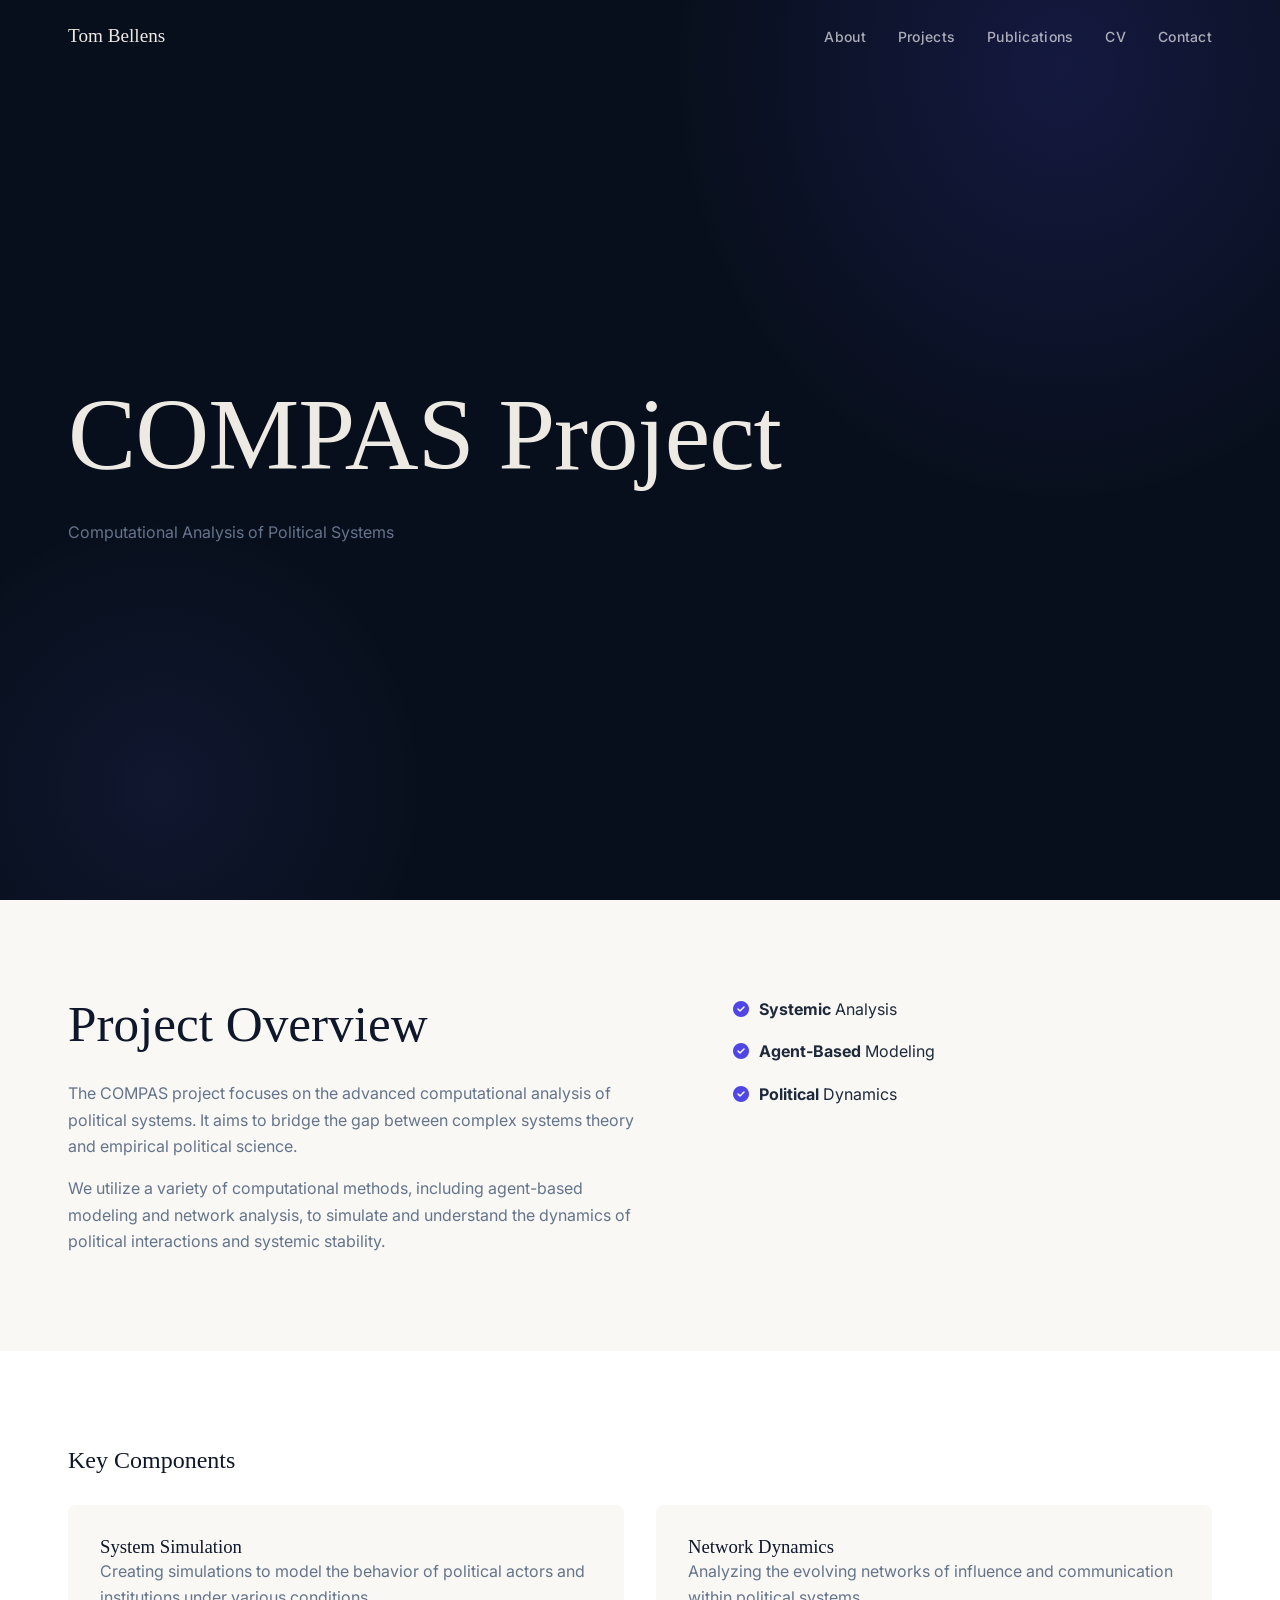
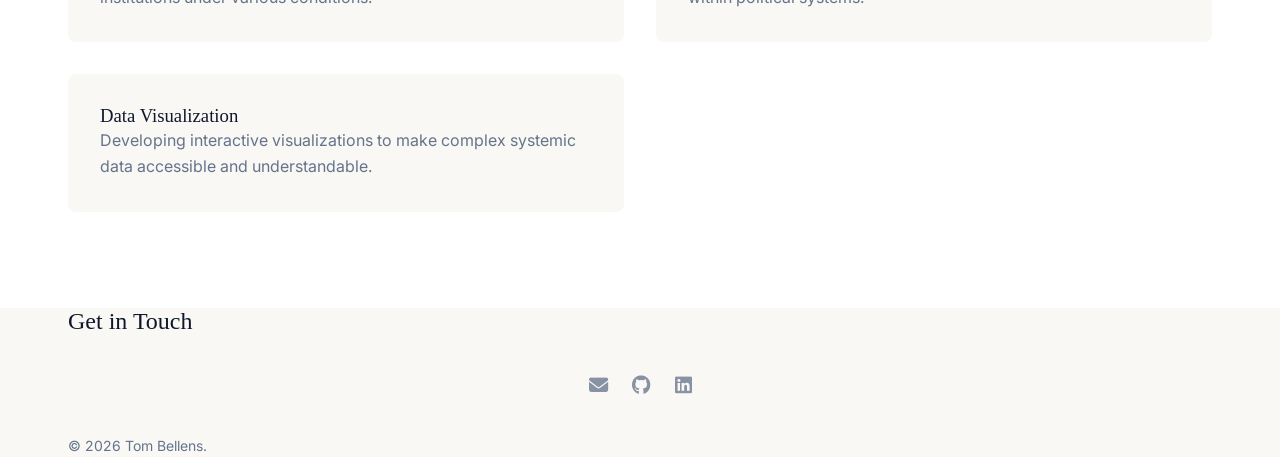
<file: compas.html>
<!DOCTYPE html>
<html lang="en">

<head>
    <meta charset="UTF-8">
    <meta name="viewport" content="width=device-width, initial-scale=1.0">
    <title>COMPAS Project | Tom Bellens</title>
    <link rel="stylesheet" href="style.css">
    <link rel="preconnect" href="https://fonts.googleapis.com">
    <link rel="preconnect" href="https://fonts.gstatic.com" crossorigin>
    <link href="https://fonts.googleapis.com/css2?family=Inter:wght@300;400;500;600;700&display=swap" rel="stylesheet">
    <link rel="stylesheet" href="https://cdnjs.cloudflare.com/ajax/libs/font-awesome/6.4.0/css/all.min.css">
</head>

<body>
    <!-- Navigation -->
    <nav class="navbar">
        <div class="container nav-container">
            <a href="index.html" class="nav-logo">Tom Bellens</a>
            <ul class="nav-links">
                <li><a href="index.html#about">About</a></li>
                <li><a href="index.html#projects">Projects</a></li>
                <li><a href="index.html#publications">Publications</a></li>
                <li><a href="index.html#education">CV</a></li>
                <li><a href="index.html#contact">Contact</a></li>
            </ul>
        </div>
    </nav>

    <!-- Hero Section -->
    <header class="hero" style="padding: 6rem 0 4rem;">
        <div class="container">
            <h1>COMPAS Project</h1>
            <p class="hero-subtitle">
                Computational Analysis of Political Systems
            </p>
        </div>
    </header>

    <!-- Intro Grid -->
    <section id="intro">
        <div class="container">
            <div class="grid about-grid" style="align-items: start;">
                <div class="about-content">
                    <h2>Project Overview</h2>
                    <p>The COMPAS project focuses on the advanced computational analysis of political systems. It aims
                        to bridge the gap between complex systems theory and empirical political science.</p>
                    <p>We utilize a variety of computational methods, including agent-based modeling and network
                        analysis, to simulate and understand the dynamics of political interactions and systemic
                        stability.</p>
                </div>
                <div class="phd-preview">
                    <ul style="list-style: none; padding: 0;">
                        <li style="margin-bottom: 1rem; display: flex; align-items: flex-start;">
                            <i class="fas fa-check-circle"
                                style="color: var(--accent-color); margin-top: 5px; margin-right: 10px;"></i>
                            <div><strong>Systemic</strong> Analysis</div>
                        </li>
                        <li style="margin-bottom: 1rem; display: flex; align-items: flex-start;">
                            <i class="fas fa-check-circle"
                                style="color: var(--accent-color); margin-top: 5px; margin-right: 10px;"></i>
                            <div><strong>Agent-Based</strong> Modeling</div>
                        </li>
                        <li style="margin-bottom: 1rem; display: flex; align-items: flex-start;">
                            <i class="fas fa-check-circle"
                                style="color: var(--accent-color); margin-top: 5px; margin-right: 10px;"></i>
                            <div><strong>Political</strong> Dynamics</div>
                        </li>
                    </ul>
                </div>
            </div>
        </div>
    </section>

    <section id="features" style="background-color: white;">
        <div class="container">
            <h2>Key Components</h2>
            <div class="grid" style="grid-template-columns: 1fr 1fr; margin-top: 2rem; gap: 2rem;">
                <div style="background: var(--bg-color); padding: 2rem; border-radius: var(--radius-md);">
                    <h3>System Simulation</h3>
                    <p>Creating simulations to model the behavior of political actors and institutions under various
                        conditions.</p>
                </div>
                <div style="background: var(--bg-color); padding: 2rem; border-radius: var(--radius-md);">
                    <h3>Network Dynamics</h3>
                    <p>Analyzing the evolving networks of influence and communication within political systems.</p>
                </div>
                <div style="background: var(--bg-color); padding: 2rem; border-radius: var(--radius-md);">
                    <h3>Data Visualization</h3>
                    <p>Developing interactive visualizations to make complex systemic data accessible and
                        understandable.</p>
                </div>
            </div>
        </div>
    </section>

    <!-- Footer -->
    <footer>
        <div class="container">
            <h2>Get in Touch</h2>
            <div class="social-links">
                <a href="mailto:tom.bellens@kuleuven.com"><i class="fas fa-envelope"></i></a>
                <a href="https://github.com/Tombellens"><i class="fab fa-github"></i></a>
                <a href="https://www.linkedin.com/in/tombellens/"><i class="fab fa-linkedin"></i></a>
            </div>
            <p style="font-size: 0.875rem; color: var(--text-muted); margin-top: 2rem;">
                &copy; 2026 Tom Bellens.
            </p>
        </div>
    </footer>

    <script src="app.js"></script>
</body>

</html>
</file>
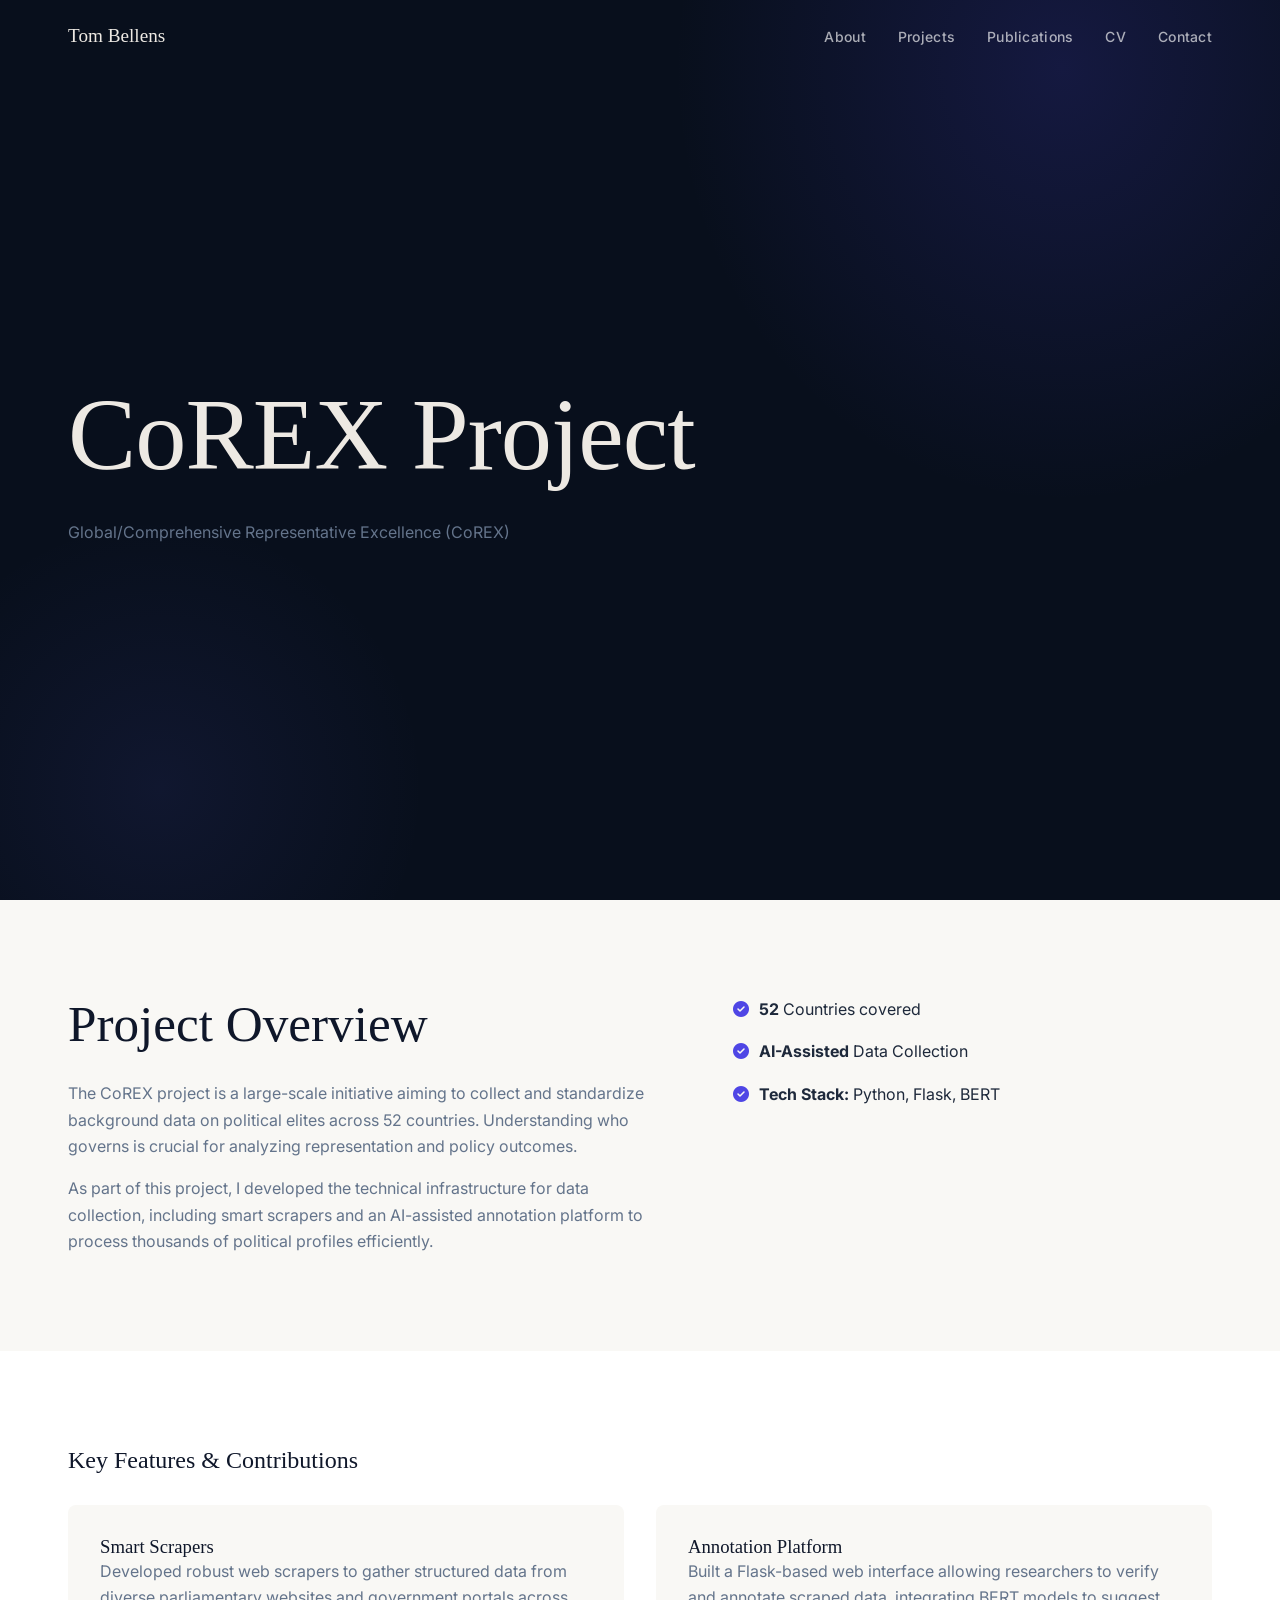
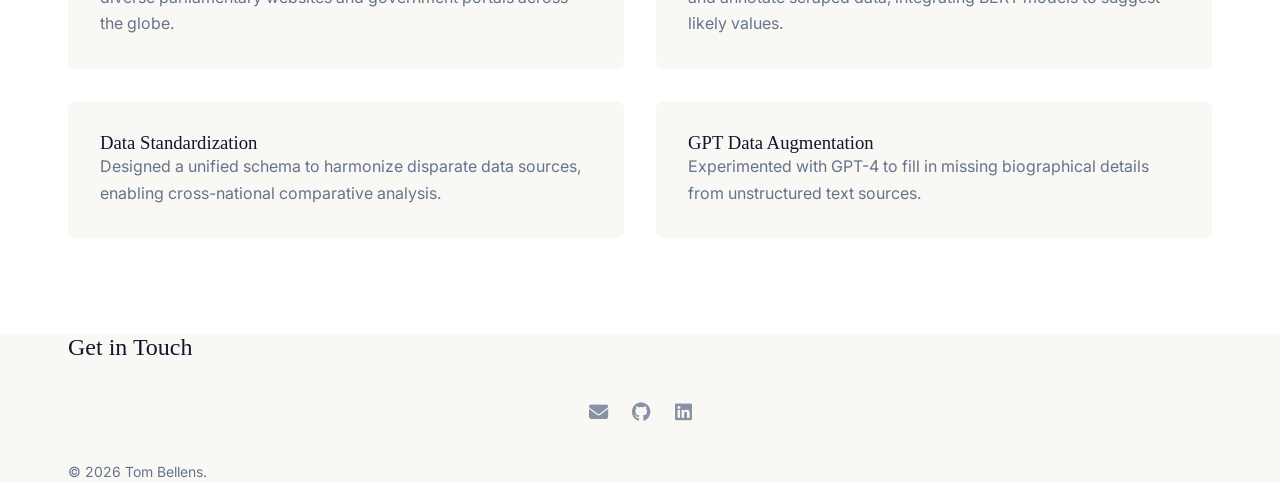
<file: corex.html>
<!DOCTYPE html>
<html lang="en">

<head>
    <meta charset="UTF-8">
    <meta name="viewport" content="width=device-width, initial-scale=1.0">
    <title>CoREX Project | Tom Bellens</title>
    <link rel="stylesheet" href="style.css">
    <!-- Google Fonts: Inter -->
    <link rel="preconnect" href="https://fonts.googleapis.com">
    <link rel="preconnect" href="https://fonts.gstatic.com" crossorigin>
    <link href="https://fonts.googleapis.com/css2?family=Inter:wght@300;400;500;600;700&display=swap" rel="stylesheet">
    <link rel="stylesheet" href="https://cdnjs.cloudflare.com/ajax/libs/font-awesome/6.4.0/css/all.min.css">
</head>

<body>

    <!-- Navigation -->
    <nav class="navbar">
        <div class="container nav-container">
            <a href="index.html" class="nav-logo">Tom Bellens</a>
            <ul class="nav-links">
                <li><a href="index.html#about">About</a></li>
                <li><a href="index.html#projects">Projects</a></li>
                <li><a href="index.html#publications">Publications</a></li>
                <li><a href="index.html#education">CV</a></li>
                <li><a href="index.html#contact">Contact</a></li>
            </ul>
        </div>
    </nav>

    <!-- Hero Section -->
    <header class="hero" style="padding: 6rem 0 4rem;">
        <div class="container">
            <h1>CoREX Project</h1>
            <p class="hero-subtitle">
                Global/Comprehensive Representative Excellence (CoREX)
            </p>
        </div>
    </header>

    <!-- Intro Grid -->
    <section id="intro">
        <div class="container">
            <div class="grid about-grid" style="align-items: start;">
                <div class="about-content">
                    <h2>Project Overview</h2>
                    <p>The CoREX project is a large-scale initiative aiming to collect and standardize background data
                        on political elites across 52 countries. Understanding who governs is crucial for analyzing
                        representation and policy outcomes.</p>
                    <p>As part of this project, I developed the technical infrastructure for data collection, including
                        smart scrapers and an AI-assisted annotation platform to process thousands of political profiles
                        efficiently.</p>
                </div>
                <div class="phd-preview">
                    <ul style="list-style: none; padding: 0;">
                        <li style="margin-bottom: 1rem; display: flex; align-items: flex-start;">
                            <i class="fas fa-check-circle"
                                style="color: var(--accent-color); margin-top: 5px; margin-right: 10px;"></i>
                            <div><strong>52</strong> Countries covered</div>
                        </li>
                        <li style="margin-bottom: 1rem; display: flex; align-items: flex-start;">
                            <i class="fas fa-check-circle"
                                style="color: var(--accent-color); margin-top: 5px; margin-right: 10px;"></i>
                            <div><strong>AI-Assisted</strong> Data Collection</div>
                        </li>
                        <li style="margin-bottom: 1rem; display: flex; align-items: flex-start;">
                            <i class="fas fa-check-circle"
                                style="color: var(--accent-color); margin-top: 5px; margin-right: 10px;"></i>
                            <div><strong>Tech Stack:</strong> Python, Flask, BERT</div>
                        </li>
                    </ul>
                </div>
            </div>
        </div>
    </section>

    <section id="features" style="background-color: white;">
        <div class="container">
            <h2>Key Features & Contributions</h2>
            <div class="grid" style="grid-template-columns: 1fr 1fr; margin-top: 2rem; gap: 2rem;">
                <div style="background: var(--bg-color); padding: 2rem; border-radius: var(--radius-md);">
                    <h3>Smart Scrapers</h3>
                    <p>Developed robust web scrapers to gather structured data from diverse parliamentary websites and
                        government portals across the globe.</p>
                </div>
                <div style="background: var(--bg-color); padding: 2rem; border-radius: var(--radius-md);">
                    <h3>Annotation Platform</h3>
                    <p>Built a Flask-based web interface allowing researchers to verify and annotate scraped data,
                        integrating BERT models to suggest likely values.</p>
                </div>
                <div style="background: var(--bg-color); padding: 2rem; border-radius: var(--radius-md);">
                    <h3>Data Standardization</h3>
                    <p>Designed a unified schema to harmonize disparate data sources, enabling cross-national
                        comparative analysis.</p>
                </div>
                <div style="background: var(--bg-color); padding: 2rem; border-radius: var(--radius-md);">
                    <h3>GPT Data Augmentation</h3>
                    <p>Experimented with GPT-4 to fill in missing biographical details from unstructured text sources.
                    </p>
                </div>
            </div>
        </div>
    </section>

    <!-- Footer -->
    <footer>
        <div class="container">
            <h2>Get in Touch</h2>
            <div class="social-links">
                <a href="mailto:tom.bellens@kuleuven.com"><i class="fas fa-envelope"></i></a>
                <a href="https://github.com/Tombellens"><i class="fab fa-github"></i></a>
                <a href="https://www.linkedin.com/in/tombellens/"><i class="fab fa-linkedin"></i></a>
            </div>
            <p style="font-size: 0.875rem; color: var(--text-muted); margin-top: 2rem;">
                &copy; 2026 Tom Bellens.
            </p>
        </div>
    </footer>

    <script src="app.js"></script>
</body>

</html>
</file>
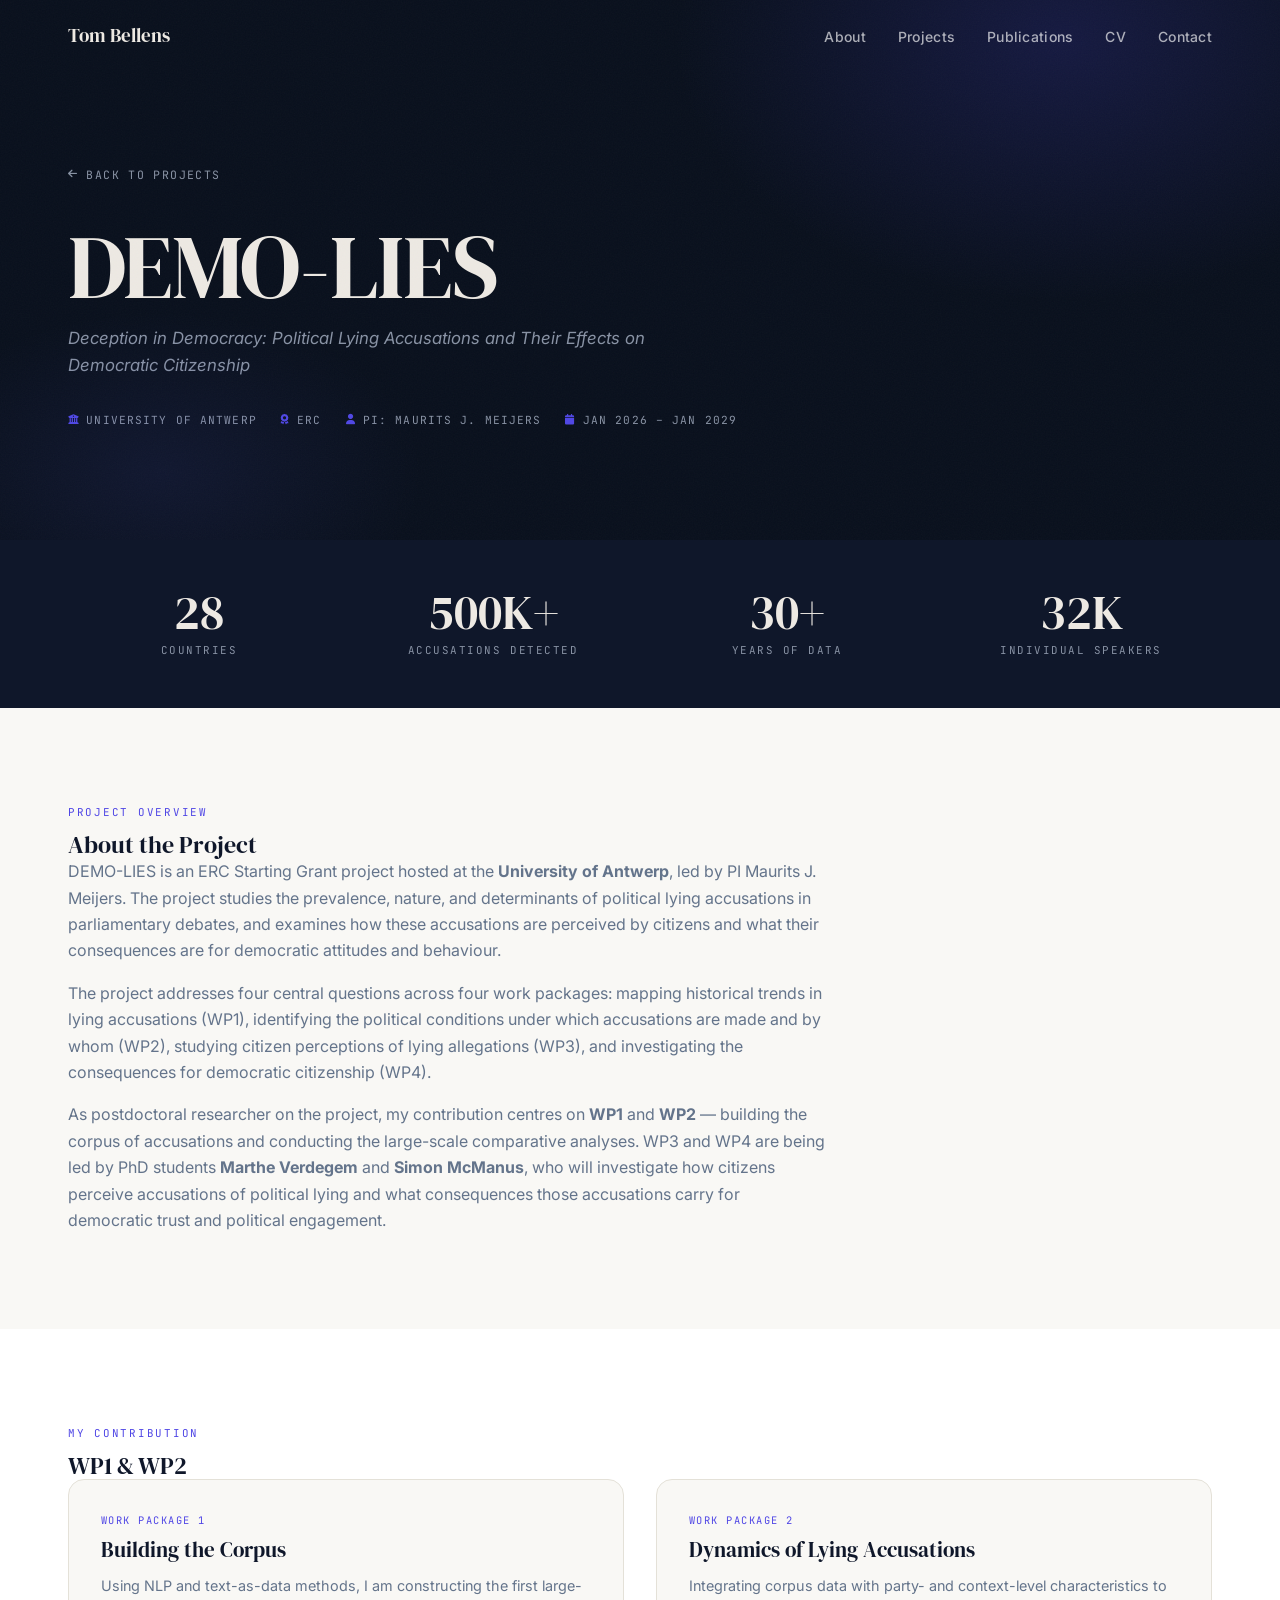
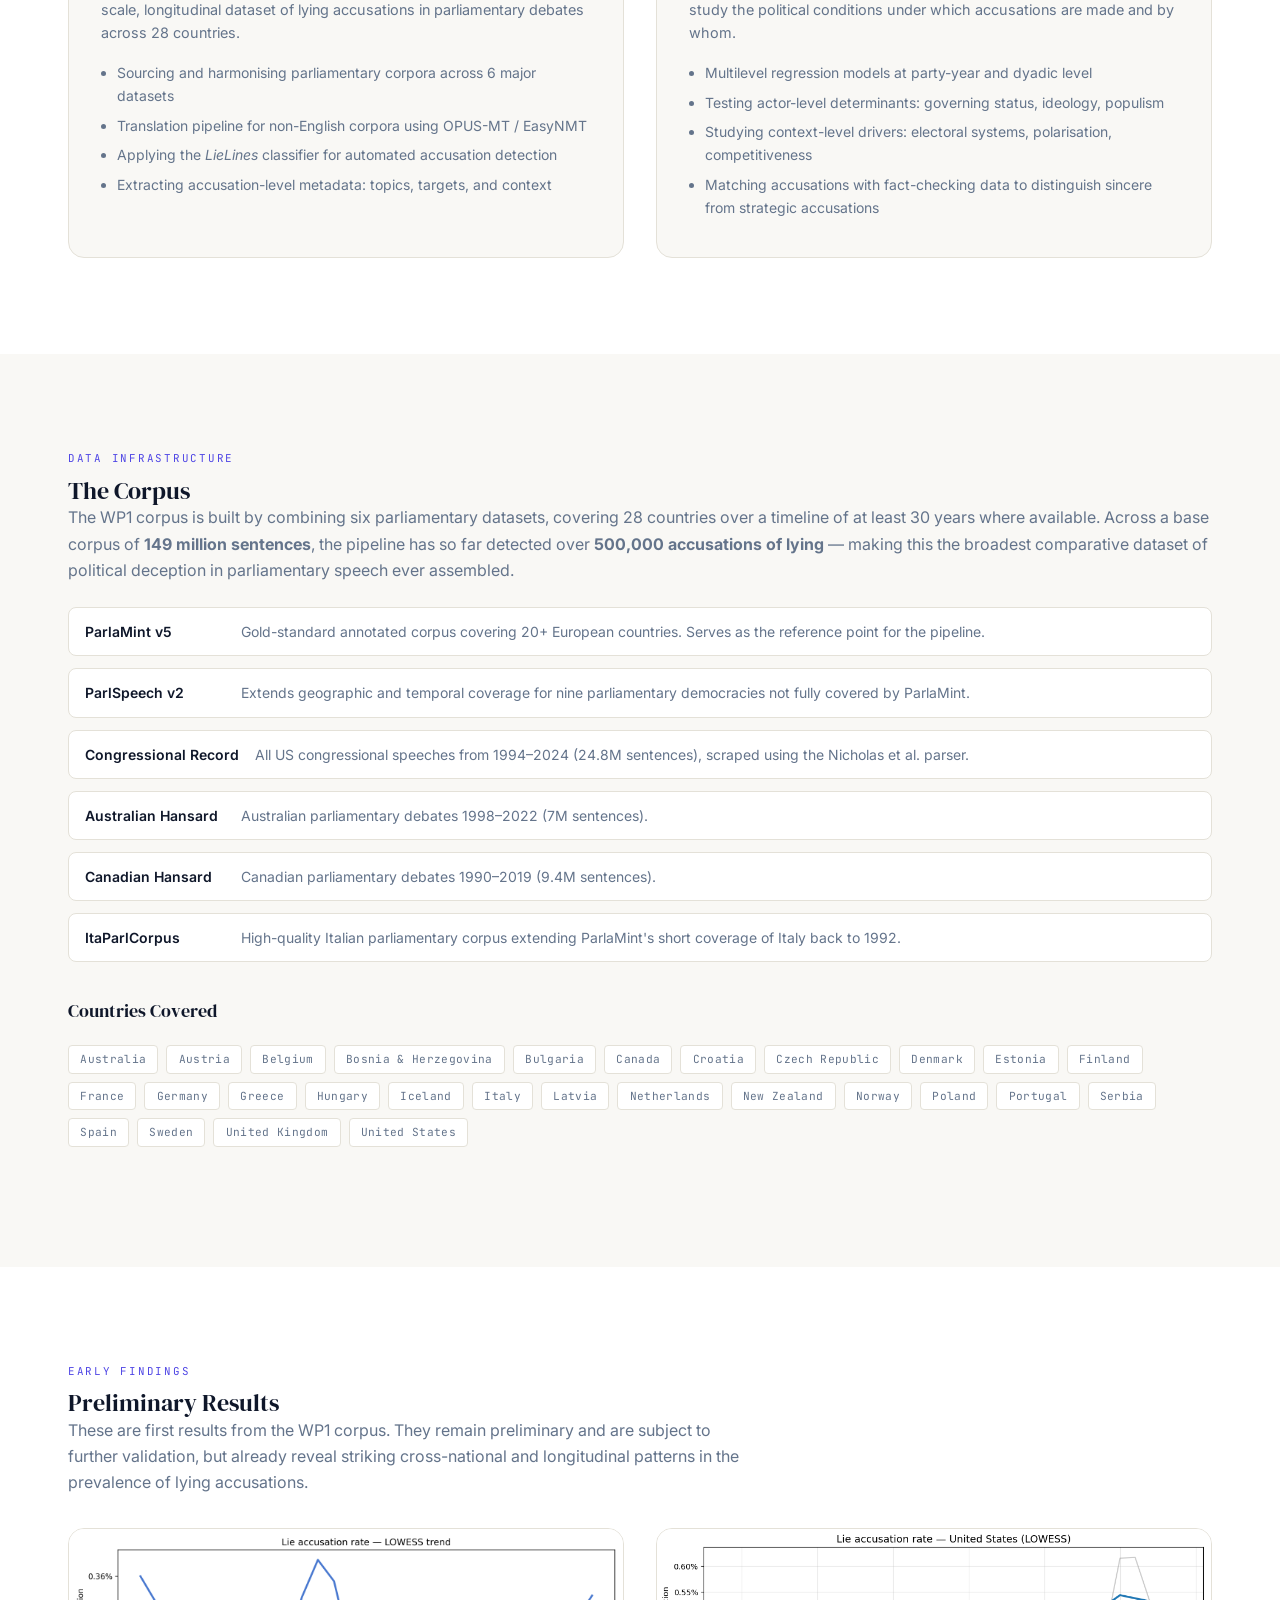
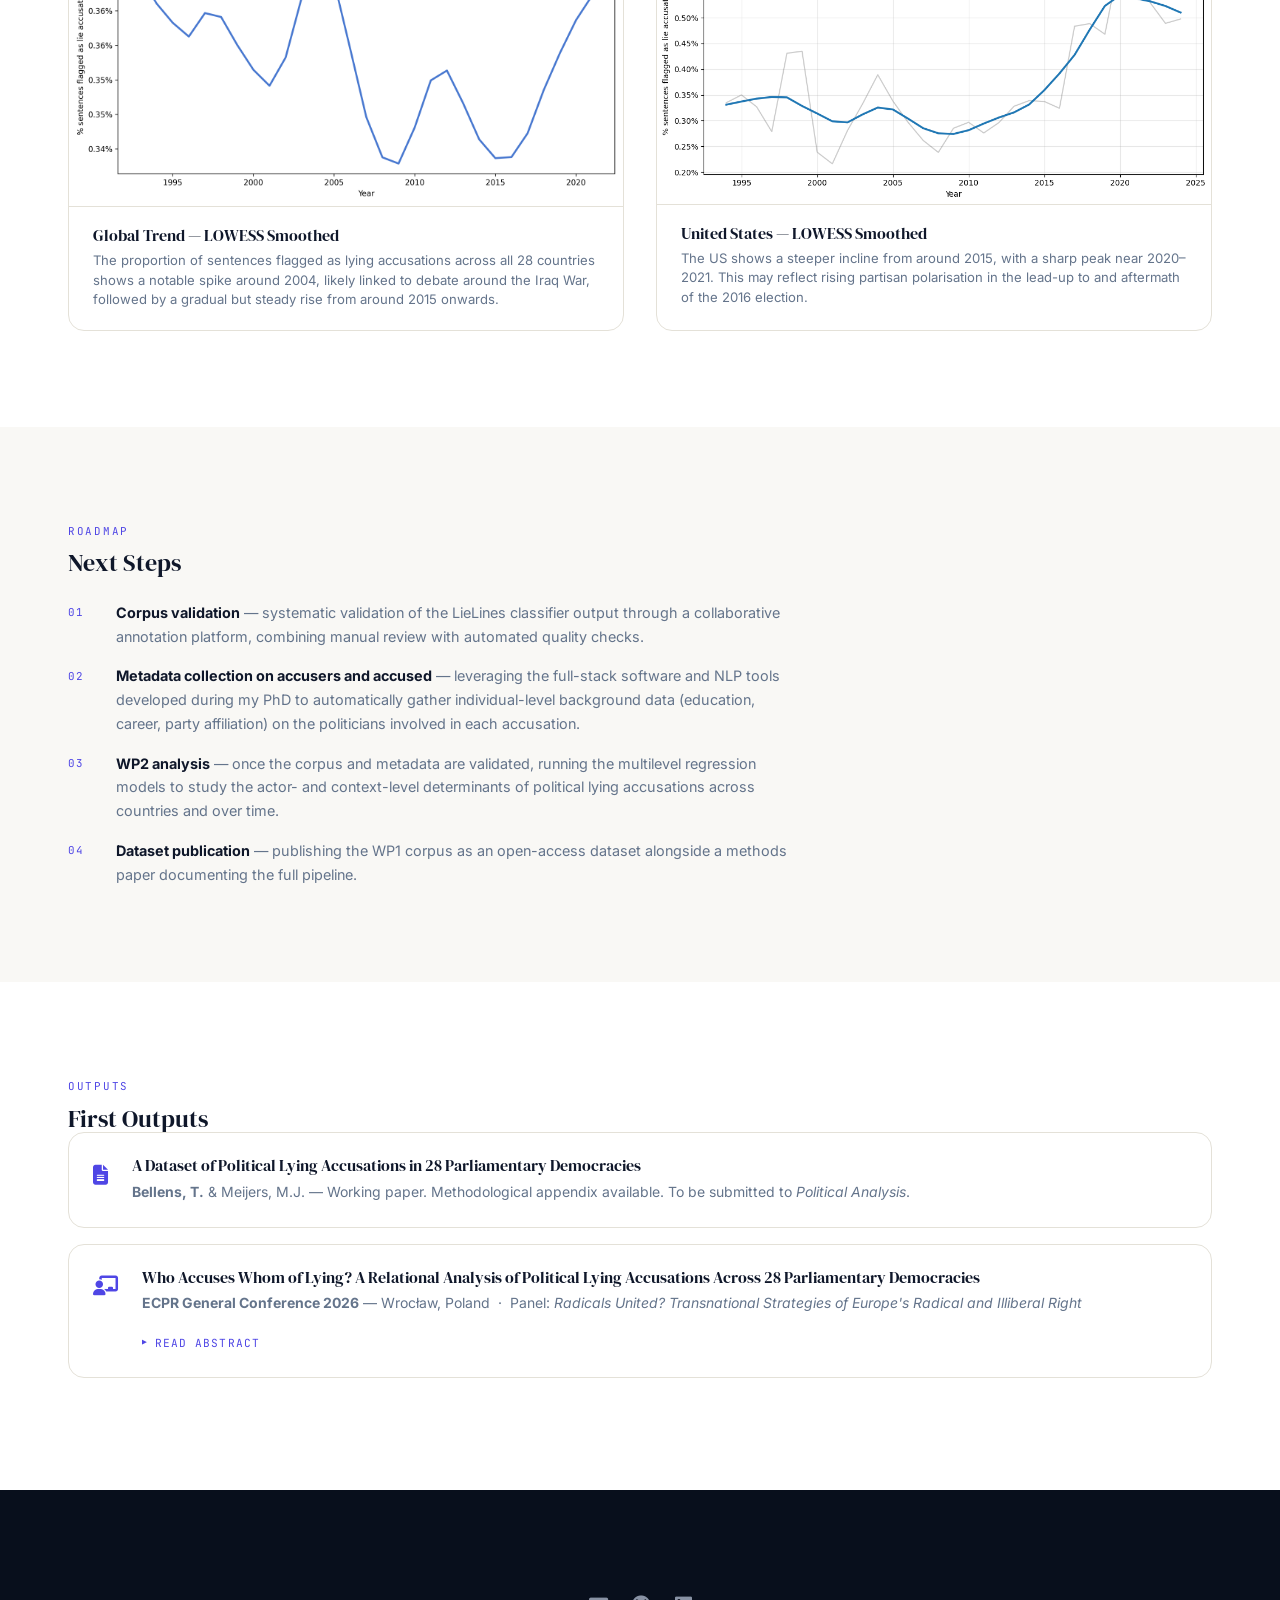
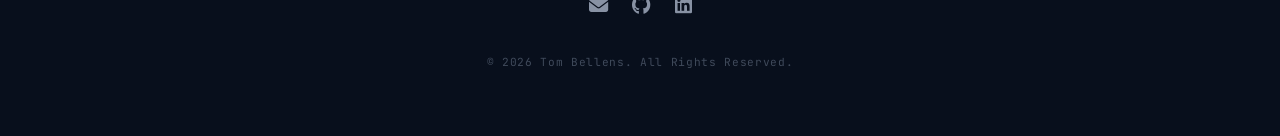
<file: demo-lies.html>
<!DOCTYPE html>
<html lang="en">

<head>
    <meta charset="UTF-8">
    <meta name="viewport" content="width=device-width, initial-scale=1.0">
    <title>DEMO-LIES | Tom Bellens</title>
    <link rel="stylesheet" href="style.css">
    <link rel="preconnect" href="https://fonts.googleapis.com">
    <link rel="preconnect" href="https://fonts.gstatic.com" crossorigin>
    <link href="https://fonts.googleapis.com/css2?family=DM+Serif+Display:ital@0;1&family=Inter:wght@300;400;500;600;700&family=JetBrains+Mono:wght@400;500&display=swap" rel="stylesheet">
    <link rel="stylesheet" href="https://cdnjs.cloudflare.com/ajax/libs/font-awesome/6.4.0/css/all.min.css">
    <style>
        /* ── Project page overrides ── */
        .project-hero {
            min-height: 60vh;
            padding-top: 8rem;
            padding-bottom: 5rem;
        }
        .project-hero .hero-grain { opacity: 0.035; }

        .back-link {
            display: inline-flex;
            align-items: center;
            gap: 0.5rem;
            font-family: var(--font-mono);
            font-size: 0.72rem;
            letter-spacing: 0.12em;
            text-transform: uppercase;
            color: var(--hero-muted);
            margin-bottom: 2.5rem;
            transition: color 0.2s, gap 0.2s;
        }
        .back-link:hover { color: var(--hero-text); gap: 0.75rem; }
        .back-link i { font-size: 0.65rem; }

        .project-hero h1 {
            font-size: clamp(3.5rem, 7vw, 6rem);
            margin-bottom: 1rem;
        }
        .project-hero .subtitle {
            font-size: 1.05rem;
            color: var(--hero-muted);
            max-width: 620px;
            line-height: 1.6;
            margin-bottom: 2rem;
            font-family: var(--font-main);
            font-style: italic;
        }
        .project-hero .meta-row {
            display: flex;
            flex-wrap: wrap;
            gap: 1.5rem;
        }
        .meta-pill {
            display: inline-flex;
            align-items: center;
            gap: 0.45rem;
            font-family: var(--font-mono);
            font-size: 0.7rem;
            letter-spacing: 0.1em;
            text-transform: uppercase;
            color: var(--hero-muted);
        }
        .meta-pill i { color: var(--accent-color); font-size: 0.65rem; }

        /* Stats bar */
        .stats-bar {
            background: var(--primary-color);
            padding: 3rem 0;
        }
        .stats-grid {
            display: grid;
            grid-template-columns: repeat(4, 1fr);
            gap: 2rem;
            text-align: center;
        }
        .stat-item {}
        .stat-number {
            font-family: var(--font-display);
            font-size: clamp(2.25rem, 4vw, 3rem);
            color: var(--hero-text);
            line-height: 1;
            margin-bottom: 0.4rem;
        }
        .stat-label {
            font-family: var(--font-mono);
            font-size: 0.68rem;
            letter-spacing: 0.14em;
            text-transform: uppercase;
            color: var(--hero-muted);
        }

        /* WP cards */
        .wp-grid {
            display: grid;
            grid-template-columns: 1fr 1fr;
            gap: 2rem;
        }
        .wp-card {
            background: var(--bg-color);
            border: 1px solid var(--border-color);
            border-radius: var(--radius-lg);
            padding: 2rem;
        }
        .wp-label {
            font-family: var(--font-mono);
            font-size: 0.65rem;
            letter-spacing: 0.14em;
            text-transform: uppercase;
            color: var(--accent-color);
            margin-bottom: 0.6rem;
            display: block;
        }
        .wp-card h3 {
            font-size: 1.3rem;
            margin-bottom: 0.75rem;
        }
        .wp-card p { font-size: 0.9rem; }
        .wp-card ul {
            margin: 0.75rem 0 0 1rem;
            padding: 0;
        }
        .wp-card li {
            font-size: 0.875rem;
            color: var(--text-muted);
            margin-bottom: 0.4rem;
        }

        /* Corpus section */
        .corpus-stats {
            display: flex;
            gap: 2rem;
            flex-wrap: wrap;
            margin-bottom: 2.5rem;
        }
        .corpus-stat {
            display: flex;
            flex-direction: column;
            gap: 0.2rem;
        }
        .corpus-stat strong {
            font-family: var(--font-display);
            font-size: 1.75rem;
            color: var(--primary-color);
            line-height: 1;
        }
        .corpus-stat span {
            font-family: var(--font-mono);
            font-size: 0.68rem;
            letter-spacing: 0.1em;
            text-transform: uppercase;
            color: var(--text-muted);
        }

        .country-grid {
            display: flex;
            flex-wrap: wrap;
            gap: 0.5rem;
            margin: 1.5rem 0;
        }
        .country-chip {
            font-family: var(--font-mono);
            font-size: 0.7rem;
            background: var(--bg-alt);
            border: 1px solid var(--border-color);
            color: var(--text-muted);
            padding: 0.25rem 0.7rem;
            border-radius: 4px;
            letter-spacing: 0.03em;
        }

        .dataset-list {
            list-style: none;
            padding: 0;
            display: flex;
            flex-direction: column;
            gap: 0.75rem;
            margin-top: 1.5rem;
        }
        .dataset-item {
            display: flex;
            align-items: baseline;
            gap: 1rem;
            padding: 0.75rem 1rem;
            background: var(--bg-alt);
            border: 1px solid var(--border-color);
            border-radius: var(--radius-md);
            font-size: 0.875rem;
        }
        .dataset-name {
            font-weight: 600;
            color: var(--primary-color);
            min-width: 140px;
            font-size: 0.875rem;
        }
        .dataset-desc { color: var(--text-muted); }

        /* Results graphs */
        .graphs-grid {
            display: grid;
            grid-template-columns: 1fr 1fr;
            gap: 2rem;
            margin-top: 2rem;
        }
        .graph-card {
            background: var(--bg-alt);
            border: 1px solid var(--border-color);
            border-radius: var(--radius-lg);
            overflow: hidden;
        }
        .graph-card img {
            width: 100%;
            display: block;
        }
        .graph-caption {
            padding: 1.25rem 1.5rem;
            border-top: 1px solid var(--border-color);
        }
        .graph-caption h4 {
            font-family: var(--font-display);
            font-size: 1rem;
            margin-bottom: 0.4rem;
            font-weight: 400;
        }
        .graph-caption p {
            font-size: 0.82rem;
            margin: 0;
            line-height: 1.5;
        }

        /* Next steps */
        .steps-list {
            list-style: none;
            padding: 0;
            display: flex;
            flex-direction: column;
            gap: 1rem;
            margin-top: 1.5rem;
        }
        .step-item {
            display: flex;
            gap: 1.25rem;
            align-items: flex-start;
        }
        .step-num {
            font-family: var(--font-mono);
            font-size: 0.68rem;
            color: var(--accent-color);
            letter-spacing: 0.1em;
            padding-top: 0.2rem;
            min-width: 28px;
        }
        .step-item p { font-size: 0.9rem; margin: 0; }
        .step-item strong { color: var(--primary-color); }

        /* Outputs */
        .output-card {
            display: flex;
            gap: 1.5rem;
            align-items: flex-start;
            padding: 1.5rem;
            background: var(--bg-alt);
            border: 1px solid var(--border-color);
            border-radius: var(--radius-lg);
            margin-bottom: 1rem;
        }
        .output-icon {
            font-size: 1.25rem;
            color: var(--accent-color);
            padding-top: 0.1rem;
            flex-shrink: 0;
        }
        .output-card h4 {
            font-size: 1rem;
            margin-bottom: 0.3rem;
        }
        .output-card p { font-size: 0.875rem; margin: 0; }

        /* Abstract toggle */
        .abstract-toggle { margin-top: 0.75rem; }
        .abstract-toggle summary {
            font-family: var(--font-mono);
            font-size: 0.7rem;
            letter-spacing: 0.1em;
            text-transform: uppercase;
            color: var(--accent-color);
            cursor: pointer;
            list-style: none;
            display: inline-flex;
            align-items: center;
            gap: 0.4rem;
        }
        .abstract-toggle summary::before {
            content: '▶';
            font-size: 0.5rem;
            transition: transform 0.2s;
        }
        .abstract-toggle[open] summary::before { transform: rotate(90deg); }
        .abstract-toggle p {
            font-size: 0.875rem;
            margin-top: 0.75rem;
            margin-bottom: 0.5rem;
            padding-left: 0.75rem;
            border-left: 2px solid var(--border-color);
        }

        @media (max-width: 768px) {
            .stats-grid { grid-template-columns: repeat(2, 1fr); }
            .wp-grid { grid-template-columns: 1fr; }
            .graphs-grid { grid-template-columns: 1fr; }
        }
    </style>
</head>

<body>

    <!-- Navigation -->
    <nav class="navbar">
        <div class="container nav-container">
            <a href="index.html" class="nav-logo">Tom Bellens</a>
            <ul class="nav-links">
                <li><a href="index.html#about">About</a></li>
                <li><a href="index.html#projects">Projects</a></li>
                <li><a href="index.html#publications">Publications</a></li>
                <li><a href="index.html#education">CV</a></li>
                <li><a href="index.html#contact">Contact</a></li>
            </ul>
            <button class="nav-hamburger" aria-label="Toggle menu">
                <span></span><span></span><span></span>
            </button>
        </div>
    </nav>

    <!-- Hero -->
    <header class="hero project-hero">
        <div class="hero-grain"></div>
        <div class="container">
            <a href="index.html#projects" class="back-link">
                <i class="fas fa-arrow-left"></i> Back to Projects
            </a>
            <h1>DEMO-LIES</h1>
            <p class="subtitle">Deception in Democracy: Political Lying Accusations and Their Effects on Democratic
                Citizenship</p>
            <div class="meta-row">
                <span class="meta-pill"><i class="fas fa-university"></i> University of Antwerp</span>
                <span class="meta-pill"><i class="fas fa-award"></i> ERC</span>
                <span class="meta-pill"><i class="fas fa-user"></i> PI: Maurits J. Meijers</span>
                <span class="meta-pill"><i class="fas fa-calendar"></i> Jan 2026 – Jan 2029</span>
            </div>
        </div>
    </header>

    <!-- Stats bar -->
    <div class="stats-bar animate-on-scroll">
        <div class="container">
            <div class="stats-grid">
                <div class="stat-item">
                    <div class="stat-number">28</div>
                    <div class="stat-label">Countries</div>
                </div>
                <div class="stat-item">
                    <div class="stat-number">500K+</div>
                    <div class="stat-label">Accusations Detected</div>
                </div>
                <div class="stat-item">
                    <div class="stat-number">30+</div>
                    <div class="stat-label">Years of Data</div>
                </div>
                <div class="stat-item">
                    <div class="stat-number">32K</div>
                    <div class="stat-label">Individual Speakers</div>
                </div>
            </div>
        </div>
    </div>

    <!-- Project Overview -->
    <section style="background: var(--bg-color);">
        <div class="container">
            <div class="animate-on-scroll" style="max-width: 760px;">
                <span class="section-label">Project Overview</span>
                <h2>About the Project</h2>
                <p>DEMO-LIES is an ERC Starting Grant project hosted at the <strong>University of Antwerp</strong>,
                    led by PI Maurits J. Meijers. The project studies the prevalence, nature, and determinants of
                    political lying accusations in parliamentary debates, and examines how these accusations are
                    perceived by citizens and what their consequences are for democratic attitudes and behaviour.</p>
                <p>The project addresses four central questions across four work packages: mapping historical
                    trends in lying accusations (WP1), identifying the political conditions under which accusations
                    are made and by whom (WP2), studying citizen perceptions of lying allegations (WP3), and
                    investigating the consequences for democratic citizenship (WP4).</p>
                <p>As postdoctoral researcher on the project, my contribution centres on
                    <strong>WP1</strong> and <strong>WP2</strong> — building the corpus of accusations and
                    conducting the large-scale comparative analyses. WP3 and WP4 are being led by PhD students
                    <strong>Marthe Verdegem</strong> and <strong>Simon McManus</strong>, who will investigate
                    how citizens perceive accusations of political lying and what consequences those accusations
                    carry for democratic trust and political engagement.</p>
            </div>
        </div>
    </section>

    <!-- My Contribution -->
    <section style="background: var(--bg-alt);">
        <div class="container">
            <span class="section-label animate-on-scroll">My Contribution</span>
            <h2 class="animate-on-scroll">WP1 &amp; WP2</h2>
            <div class="wp-grid stagger-children">
                <div class="wp-card">
                    <span class="wp-label">Work Package 1</span>
                    <h3>Building the Corpus</h3>
                    <p>Using NLP and text-as-data methods, I am constructing the first large-scale, longitudinal
                        dataset of lying accusations in parliamentary debates across 28 countries.</p>
                    <ul>
                        <li>Sourcing and harmonising parliamentary corpora across 6 major datasets</li>
                        <li>Translation pipeline for non-English corpora using OPUS-MT / EasyNMT</li>
                        <li>Applying the <em>LieLines</em> classifier for automated accusation detection</li>
                        <li>Extracting accusation-level metadata: topics, targets, and context</li>
                    </ul>
                </div>
                <div class="wp-card">
                    <span class="wp-label">Work Package 2</span>
                    <h3>Dynamics of Lying Accusations</h3>
                    <p>Integrating corpus data with party- and context-level characteristics to study the political
                        conditions under which accusations are made and by whom.</p>
                    <ul>
                        <li>Multilevel regression models at party-year and dyadic level</li>
                        <li>Testing actor-level determinants: governing status, ideology, populism</li>
                        <li>Studying context-level drivers: electoral systems, polarisation, competitiveness</li>
                        <li>Matching accusations with fact-checking data to distinguish sincere from strategic
                            accusations</li>
                    </ul>
                </div>
            </div>
        </div>
    </section>

    <!-- The Corpus -->
    <section style="background: var(--bg-color);">
        <div class="container">
            <span class="section-label animate-on-scroll">Data Infrastructure</span>
            <h2 class="animate-on-scroll">The Corpus</h2>
            <div class="animate-on-scroll">
                <p>The WP1 corpus is built by combining six parliamentary datasets, covering 28 countries over a
                    timeline of at least 30 years where available. Across a base corpus of
                    <strong>149 million sentences</strong>, the pipeline has so far detected over
                    <strong>500,000 accusations of lying</strong> — making this the broadest comparative dataset
                    of political deception in parliamentary speech ever assembled.</p>

                <ul class="dataset-list">
                    <li class="dataset-item">
                        <span class="dataset-name">ParlaMint v5</span>
                        <span class="dataset-desc">Gold-standard annotated corpus covering 20+ European countries.
                            Serves as the reference point for the pipeline.</span>
                    </li>
                    <li class="dataset-item">
                        <span class="dataset-name">ParlSpeech v2</span>
                        <span class="dataset-desc">Extends geographic and temporal coverage for nine parliamentary
                            democracies not fully covered by ParlaMint.</span>
                    </li>
                    <li class="dataset-item">
                        <span class="dataset-name">Congressional Record</span>
                        <span class="dataset-desc">All US congressional speeches from 1994–2024 (24.8M sentences),
                            scraped using the Nicholas et al. parser.</span>
                    </li>
                    <li class="dataset-item">
                        <span class="dataset-name">Australian Hansard</span>
                        <span class="dataset-desc">Australian parliamentary debates 1998–2022 (7M sentences).</span>
                    </li>
                    <li class="dataset-item">
                        <span class="dataset-name">Canadian Hansard</span>
                        <span class="dataset-desc">Canadian parliamentary debates 1990–2019 (9.4M sentences).</span>
                    </li>
                    <li class="dataset-item">
                        <span class="dataset-name">ItaParlCorpus</span>
                        <span class="dataset-desc">High-quality Italian parliamentary corpus extending ParlaMint's
                            short coverage of Italy back to 1992.</span>
                    </li>
                </ul>

                <h3 style="margin-top: 2.5rem; font-size: 1.1rem;">Countries Covered</h3>
                <div class="country-grid">
                    <span class="country-chip">Australia</span>
                    <span class="country-chip">Austria</span>
                    <span class="country-chip">Belgium</span>
                    <span class="country-chip">Bosnia &amp; Herzegovina</span>
                    <span class="country-chip">Bulgaria</span>
                    <span class="country-chip">Canada</span>
                    <span class="country-chip">Croatia</span>
                    <span class="country-chip">Czech Republic</span>
                    <span class="country-chip">Denmark</span>
                    <span class="country-chip">Estonia</span>
                    <span class="country-chip">Finland</span>
                    <span class="country-chip">France</span>
                    <span class="country-chip">Germany</span>
                    <span class="country-chip">Greece</span>
                    <span class="country-chip">Hungary</span>
                    <span class="country-chip">Iceland</span>
                    <span class="country-chip">Italy</span>
                    <span class="country-chip">Latvia</span>
                    <span class="country-chip">Netherlands</span>
                    <span class="country-chip">New Zealand</span>
                    <span class="country-chip">Norway</span>
                    <span class="country-chip">Poland</span>
                    <span class="country-chip">Portugal</span>
                    <span class="country-chip">Serbia</span>
                    <span class="country-chip">Spain</span>
                    <span class="country-chip">Sweden</span>
                    <span class="country-chip">United Kingdom</span>
                    <span class="country-chip">United States</span>
                </div>
            </div>
        </div>
    </section>

    <!-- Preliminary Results -->
    <section style="background: var(--bg-alt);">
        <div class="container">
            <span class="section-label animate-on-scroll">Early Findings</span>
            <h2 class="animate-on-scroll">Preliminary Results</h2>
            <p class="animate-on-scroll" style="max-width: 680px;">These are first results from the WP1 corpus.
                They remain preliminary and are subject to further validation, but already reveal striking
                cross-national and longitudinal patterns in the prevalence of lying accusations.</p>
            <div class="graphs-grid animate-on-scroll">
                <div class="graph-card">
                    <img src="img/demo-lies-global.png" alt="Global LOWESS trend of lie accusation rate">
                    <div class="graph-caption">
                        <h4>Global Trend — LOWESS Smoothed</h4>
                        <p>The proportion of sentences flagged as lying accusations across all 28 countries shows
                            a notable spike around 2004, likely linked to debate around the Iraq War, followed by
                            a gradual but steady rise from around 2015 onwards.</p>
                    </div>
                </div>
                <div class="graph-card">
                    <img src="img/demo-lies-us.png" alt="US lie accusation rate LOWESS trend">
                    <div class="graph-caption">
                        <h4>United States — LOWESS Smoothed</h4>
                        <p>The US shows a steeper incline from around 2015, with a sharp peak near 2020–2021.
                            This may reflect rising partisan polarisation in the lead-up to and aftermath of the
                            2016 election.</p>
                    </div>
                </div>
            </div>
        </div>
    </section>

    <!-- Next Steps -->
    <section style="background: var(--bg-color);">
        <div class="container">
            <div style="max-width: 720px;" class="animate-on-scroll">
                <span class="section-label">Roadmap</span>
                <h2>Next Steps</h2>
                <ul class="steps-list">
                    <li class="step-item">
                        <span class="step-num">01</span>
                        <p><strong>Corpus validation</strong> — systematic validation of the LieLines classifier
                            output through a collaborative annotation platform, combining manual review with
                            automated quality checks.</p>
                    </li>
                    <li class="step-item">
                        <span class="step-num">02</span>
                        <p><strong>Metadata collection on accusers and accused</strong> — leveraging the
                            full-stack software and NLP tools developed during my PhD to automatically gather
                            individual-level background data (education, career, party affiliation) on the
                            politicians involved in each accusation.</p>
                    </li>
                    <li class="step-item">
                        <span class="step-num">03</span>
                        <p><strong>WP2 analysis</strong> — once the corpus and metadata are validated, running
                            the multilevel regression models to study the actor- and context-level determinants
                            of political lying accusations across countries and over time.</p>
                    </li>
                    <li class="step-item">
                        <span class="step-num">04</span>
                        <p><strong>Dataset publication</strong> — publishing the WP1 corpus as an open-access
                            dataset alongside a methods paper documenting the full pipeline.</p>
                    </li>
                </ul>
            </div>
        </div>
    </section>

    <!-- Outputs -->
    <section style="background: var(--bg-alt);">
        <div class="container">
            <span class="section-label animate-on-scroll">Outputs</span>
            <h2 class="animate-on-scroll">First Outputs</h2>
            <div class="animate-on-scroll">
                <div class="output-card">
                    <div class="output-icon"><i class="fas fa-file-alt"></i></div>
                    <div>
                        <h4>A Dataset of Political Lying Accusations in 28 Parliamentary Democracies</h4>
                        <p><strong>Bellens, T.</strong> &amp; Meijers, M.J. — Working paper. Methodological
                            appendix available. To be submitted to <em>Political Analysis</em>.</p>
                    </div>
                </div>
                <div class="output-card">
                    <div class="output-icon"><i class="fas fa-chalkboard-teacher"></i></div>
                    <div>
                        <h4>Who Accuses Whom of Lying? A Relational Analysis of Political Lying Accusations
                            Across 28 Parliamentary Democracies</h4>
                        <p style="margin-bottom: 0.6rem;"><strong>ECPR General Conference 2026</strong> — Wrocław,
                            Poland &nbsp;·&nbsp; Panel: <em>Radicals United? Transnational Strategies of Europe's
                                Radical and Illiberal Right</em></p>
                        <details class="abstract-toggle">
                            <summary>Read abstract</summary>
                            <p>Accusations of political lying have become ubiquitous in contemporary democratic
                                discourse. Despite widespread claims that we live in an era of 'post-truth' politics,
                                we lack systematic evidence about which political actors are accused of lying and,
                                crucially, who makes these accusations. Existing research has focused on isolated
                                instances of deception or relied on anecdotal evidence, leaving fundamental questions
                                unanswered about the relational dynamics of lying accusations in parliamentary
                                politics.</p>
                            <p>This paper asks: <em>Which political actors are accused of political lying, and who are
                                    the accusers?</em> We adopt a novel relational approach that examines not just
                                targets or sources in isolation, but the dyadic relationships between accusers and
                                the accused. We analyse parliamentary debates from 28 national parliaments using
                                advanced NLP techniques to systematically identify lying accusations over time and
                                across countries.</p>
                            <p>We integrate insights from research on populism and negative campaigning to advance
                                competing hypotheses. Regarding targets, we expect MPs from populist and governing
                                parties to be disproportionately accused. Regarding sources, we hypothesise that MPs
                                from populist, ideologically extreme, and opposition parties are most likely to make
                                accusations, using them strategically to discredit mainstream "elite" politicians.
                                Our relational approach further tests whether ideological distance and electoral
                                asymmetries between party pairs predict accusation patterns. We employ multilevel
                                regression models on party-year and dyadic party-pair data, incorporating party
                                characteristics from established datasets (V-Party, ParlGov) measuring populism,
                                ideology, governing status, and electoral performance.</p>
                            <p>By revealing which actors dominate discourses of political deception across a wide
                                range of democratic contexts, this research illuminates how accusations of dishonesty
                                have become embedded in routine parliamentary behaviour — and what this tells us
                                about political polarisation in contemporary democracy.</p>
                        </details>
                    </div>
                </div>
            </div>
        </div>
    </section>

    <!-- Footer -->
    <section id="contact" style="padding: 4rem 0;">
        <footer>
            <div class="container" style="text-align: center;">
                <div class="social-links">
                    <a href="mailto:tom.bellens@kuleuven.com" aria-label="Email"><i class="fas fa-envelope"></i></a>
                    <a href="https://github.com/Tombellens" target="_blank" aria-label="GitHub"><i class="fab fa-github"></i></a>
                    <a href="https://www.linkedin.com/in/tombellens/" target="_blank" aria-label="LinkedIn"><i class="fab fa-linkedin"></i></a>
                </div>
                <p class="copyright">&copy; 2026 Tom Bellens. All Rights Reserved.</p>
            </div>
        </footer>
    </section>

    <script src="app.js"></script>
</body>

</html>
</file>
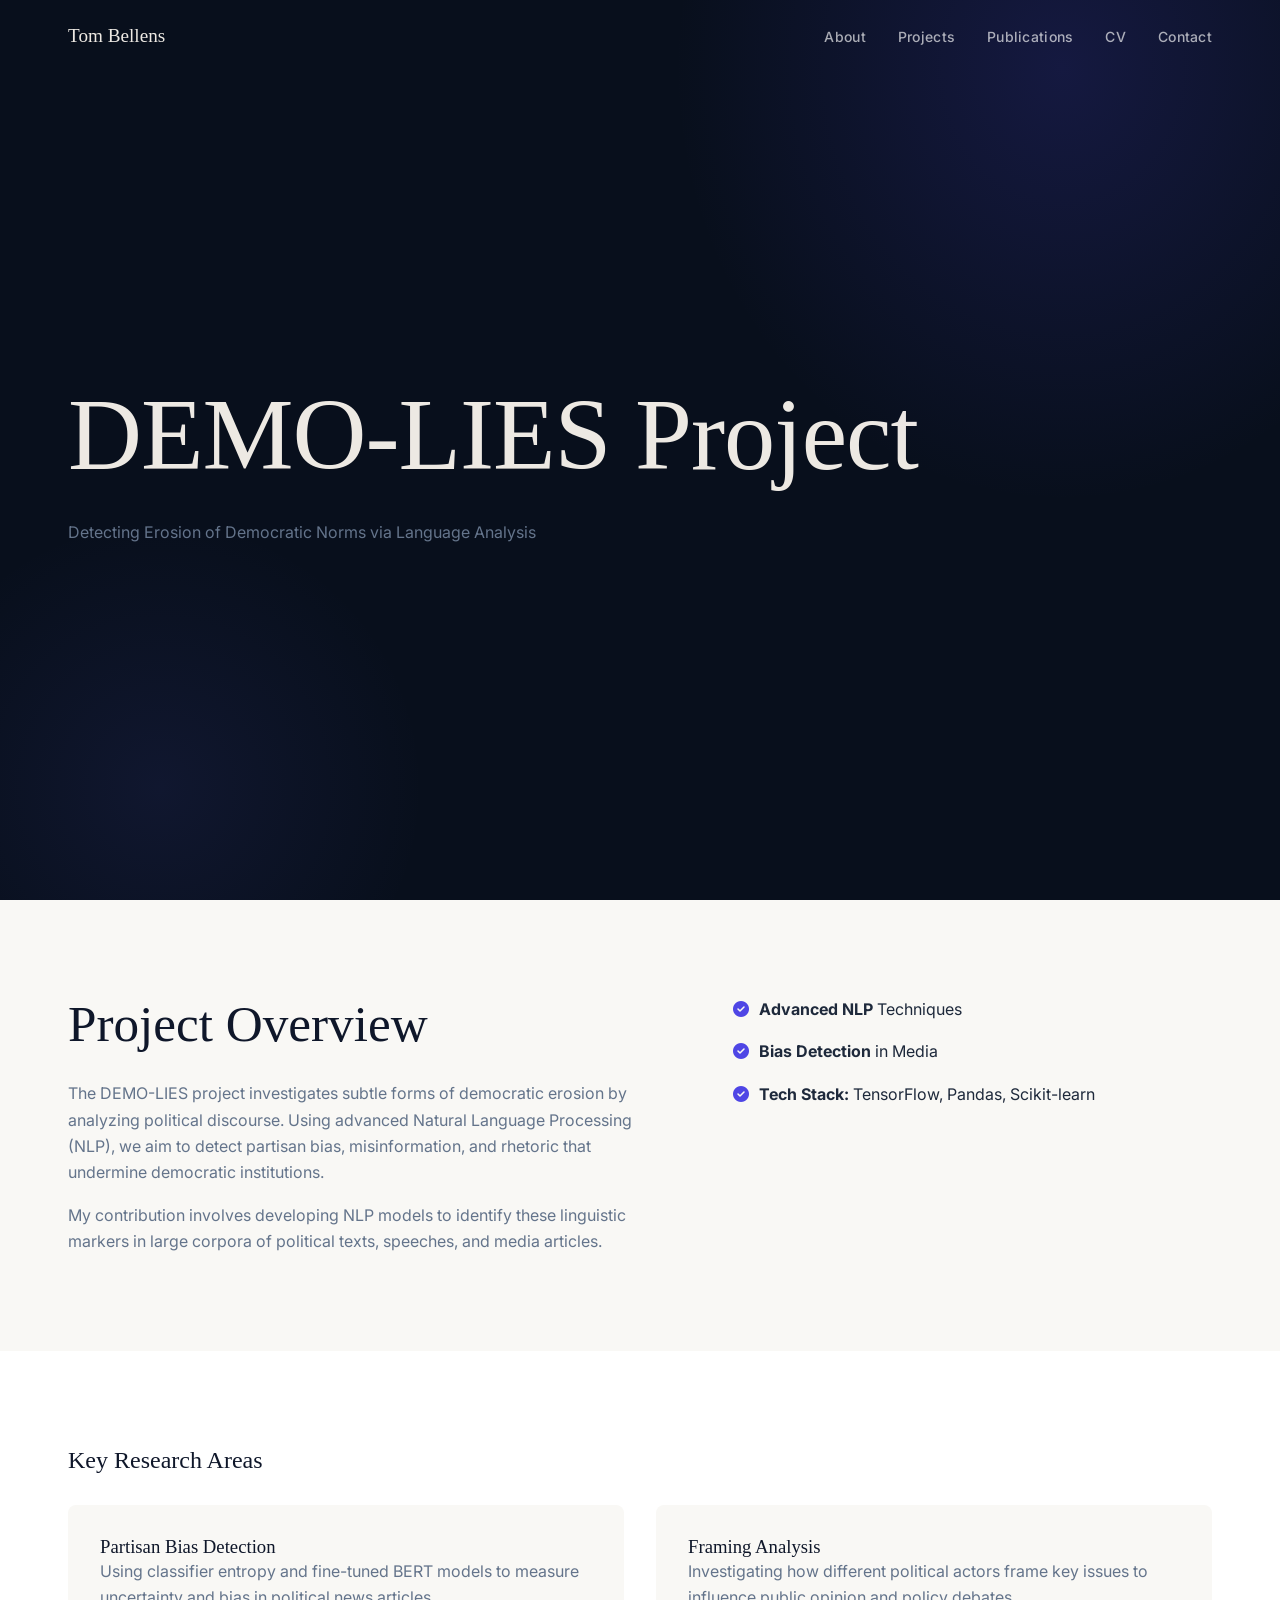
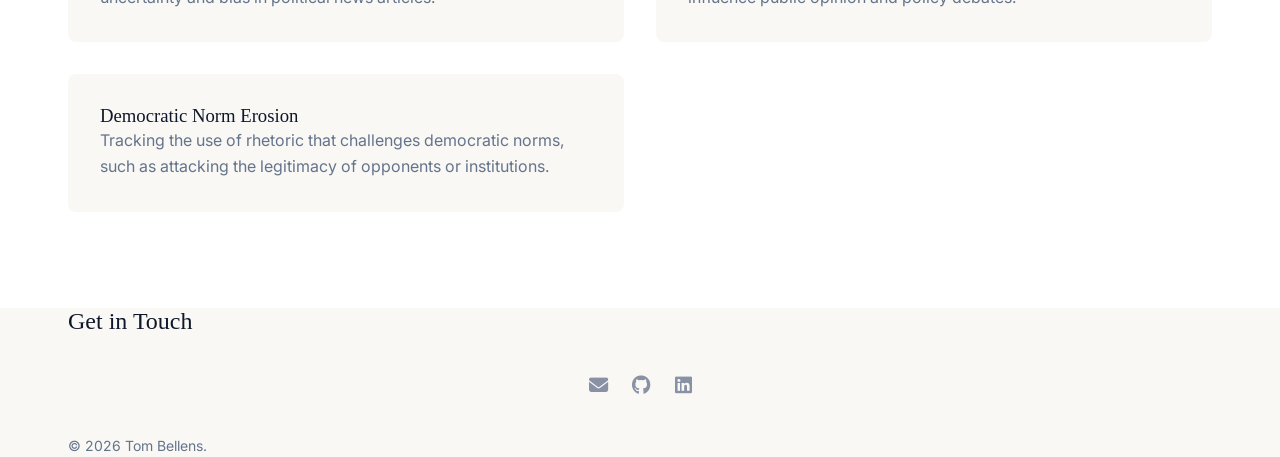
<file: demolies.html>
<!DOCTYPE html>
<html lang="en">

<head>
    <meta charset="UTF-8">
    <meta name="viewport" content="width=device-width, initial-scale=1.0">
    <title>DEMO-LIES Project | Tom Bellens</title>
    <link rel="stylesheet" href="style.css">
    <link rel="preconnect" href="https://fonts.googleapis.com">
    <link rel="preconnect" href="https://fonts.gstatic.com" crossorigin>
    <link href="https://fonts.googleapis.com/css2?family=Inter:wght@300;400;500;600;700&display=swap" rel="stylesheet">
    <link rel="stylesheet" href="https://cdnjs.cloudflare.com/ajax/libs/font-awesome/6.4.0/css/all.min.css">
</head>

<body>
    <!-- Navigation -->
    <nav class="navbar">
        <div class="container nav-container">
            <a href="index.html" class="nav-logo">Tom Bellens</a>
            <ul class="nav-links">
                <li><a href="index.html#about">About</a></li>
                <li><a href="index.html#projects">Projects</a></li>
                <li><a href="index.html#publications">Publications</a></li>
                <li><a href="index.html#education">CV</a></li>
                <li><a href="index.html#contact">Contact</a></li>
            </ul>
        </div>
    </nav>

    <!-- Hero Section -->
    <header class="hero" style="padding: 6rem 0 4rem;">
        <div class="container">
            <h1>DEMO-LIES Project</h1>
            <p class="hero-subtitle">
                Detecting Erosion of Democratic Norms via Language Analysis
            </p>
        </div>
    </header>

    <!-- Intro Grid -->
    <section id="intro">
        <div class="container">
            <div class="grid about-grid" style="align-items: start;">
                <div class="about-content">
                    <h2>Project Overview</h2>
                    <p>The DEMO-LIES project investigates subtle forms of democratic erosion by analyzing political
                        discourse. Using advanced Natural Language Processing (NLP), we aim to detect partisan bias,
                        misinformation, and rhetoric that undermine democratic institutions.</p>
                    <p>My contribution involves developing NLP models to identify these linguistic markers in large
                        corpora of political texts, speeches, and media articles.</p>
                </div>
                <div class="phd-preview">
                    <ul style="list-style: none; padding: 0;">
                        <li style="margin-bottom: 1rem; display: flex; align-items: flex-start;">
                            <i class="fas fa-check-circle"
                                style="color: var(--accent-color); margin-top: 5px; margin-right: 10px;"></i>
                            <div><strong>Advanced NLP</strong> Techniques</div>
                        </li>
                        <li style="margin-bottom: 1rem; display: flex; align-items: flex-start;">
                            <i class="fas fa-check-circle"
                                style="color: var(--accent-color); margin-top: 5px; margin-right: 10px;"></i>
                            <div><strong>Bias Detection</strong> in Media</div>
                        </li>
                        <li style="margin-bottom: 1rem; display: flex; align-items: flex-start;">
                            <i class="fas fa-check-circle"
                                style="color: var(--accent-color); margin-top: 5px; margin-right: 10px;"></i>
                            <div><strong>Tech Stack:</strong> TensorFlow, Pandas, Scikit-learn</div>
                        </li>
                    </ul>
                </div>
            </div>
        </div>
    </section>

    <section id="features" style="background-color: white;">
        <div class="container">
            <h2>Key Research Areas</h2>
            <div class="grid" style="grid-template-columns: 1fr 1fr; margin-top: 2rem; gap: 2rem;">
                <div style="background: var(--bg-color); padding: 2rem; border-radius: var(--radius-md);">
                    <h3>Partisan Bias Detection</h3>
                    <p>Using classifier entropy and fine-tuned BERT models to measure uncertainty and bias in political
                        news articles.</p>
                </div>
                <div style="background: var(--bg-color); padding: 2rem; border-radius: var(--radius-md);">
                    <h3>Framing Analysis</h3>
                    <p>Investigating how different political actors frame key issues to influence public opinion and
                        policy debates.</p>
                </div>
                <div style="background: var(--bg-color); padding: 2rem; border-radius: var(--radius-md);">
                    <h3>Democratic Norm Erosion</h3>
                    <p>Tracking the use of rhetoric that challenges democratic norms, such as attacking the legitimacy
                        of opponents or institutions.</p>
                </div>
            </div>
        </div>
    </section>

    <!-- Footer -->
    <footer>
        <div class="container">
            <h2>Get in Touch</h2>
            <div class="social-links">
                <a href="mailto:tom.bellens@kuleuven.com"><i class="fas fa-envelope"></i></a>
                <a href="https://github.com/Tombellens"><i class="fab fa-github"></i></a>
                <a href="https://www.linkedin.com/in/tombellens/"><i class="fab fa-linkedin"></i></a>
            </div>
            <p style="font-size: 0.875rem; color: var(--text-muted); margin-top: 2rem;">
                &copy; 2026 Tom Bellens.
            </p>
        </div>
    </footer>

    <script src="app.js"></script>
</body>

</html>
</file>
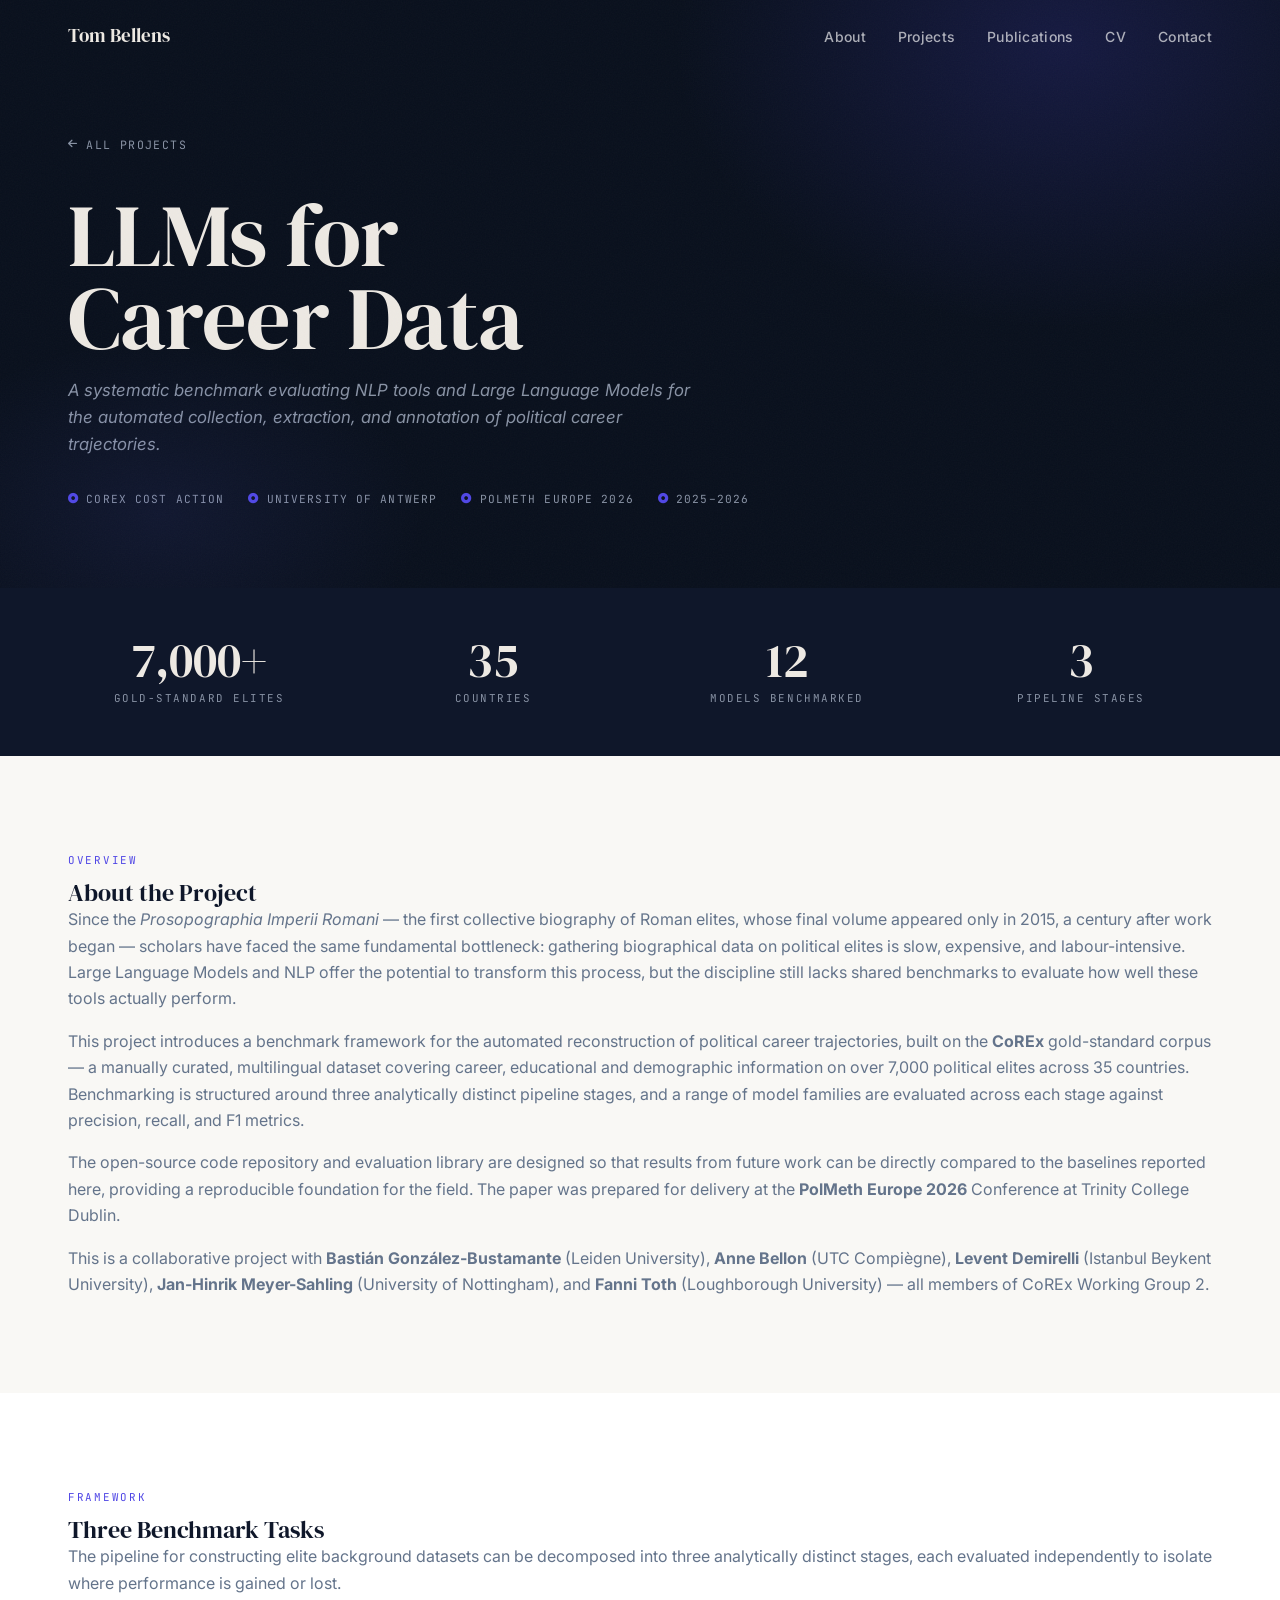
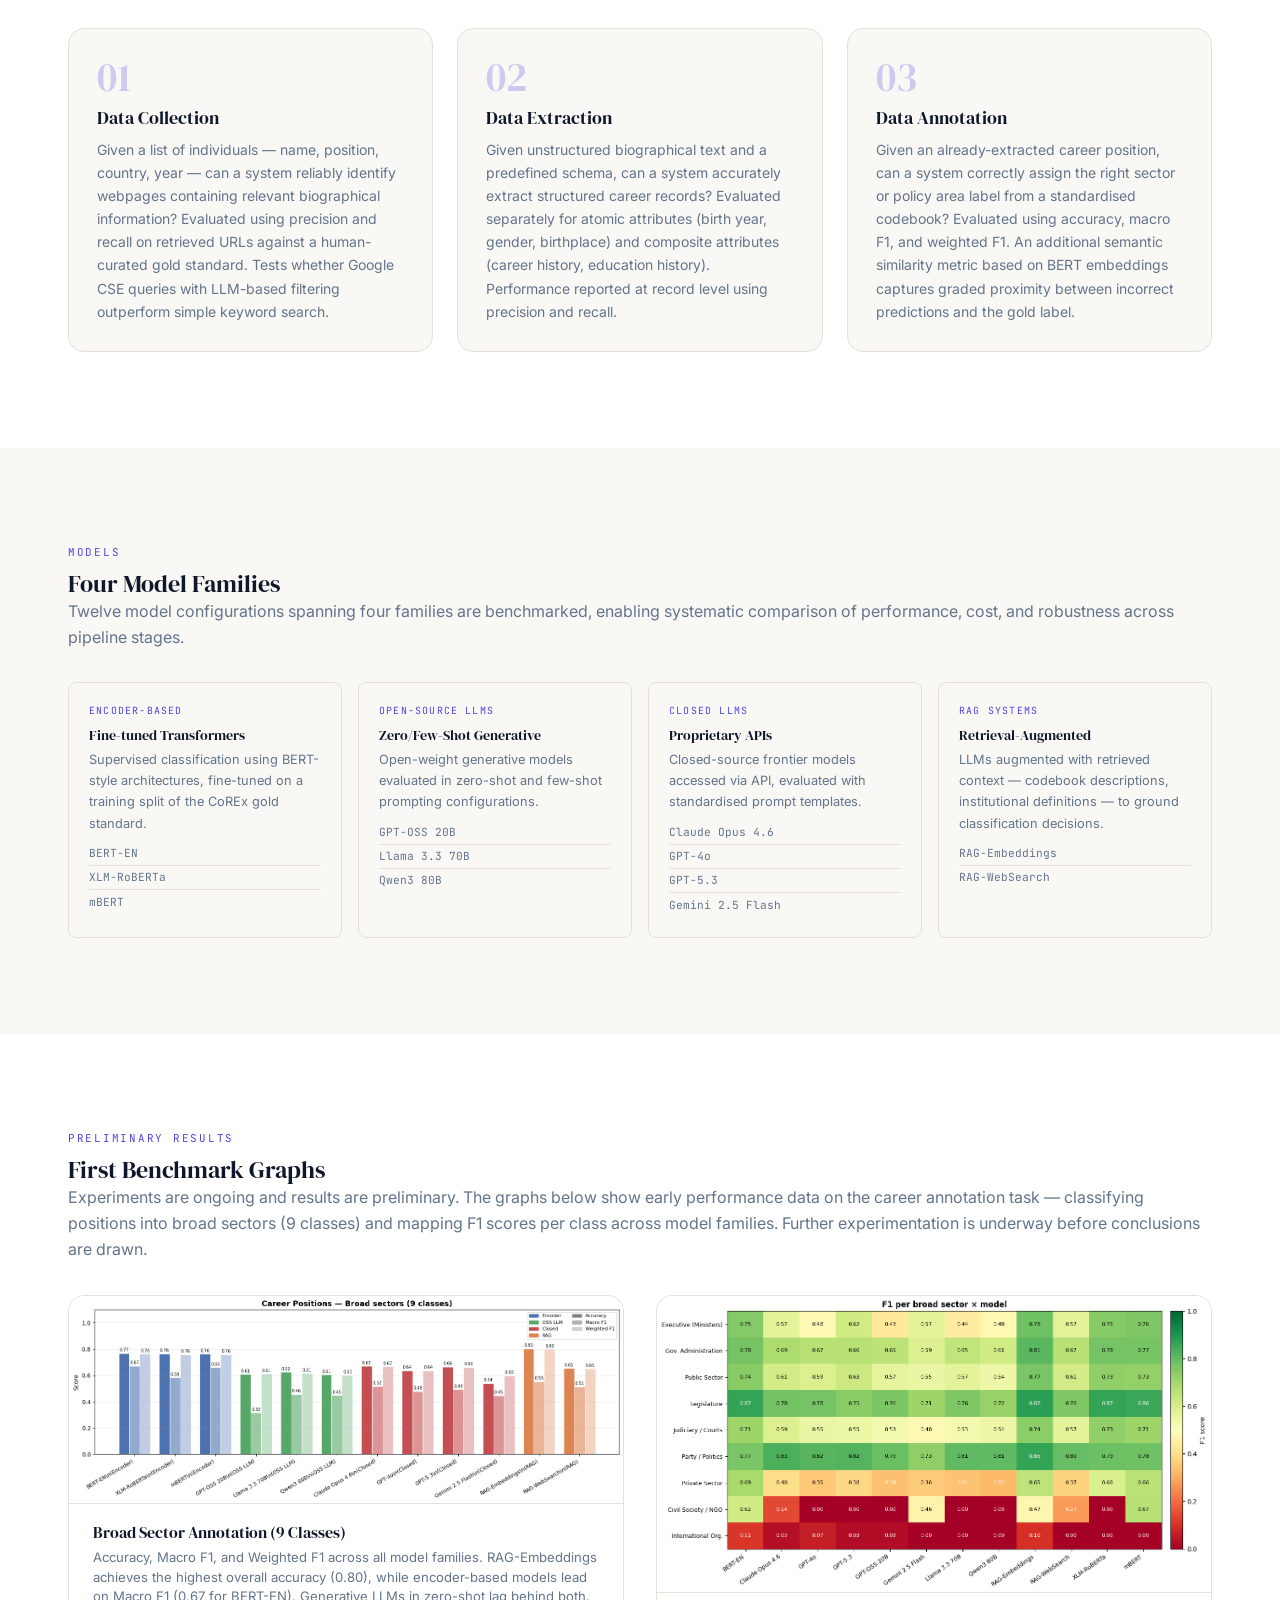
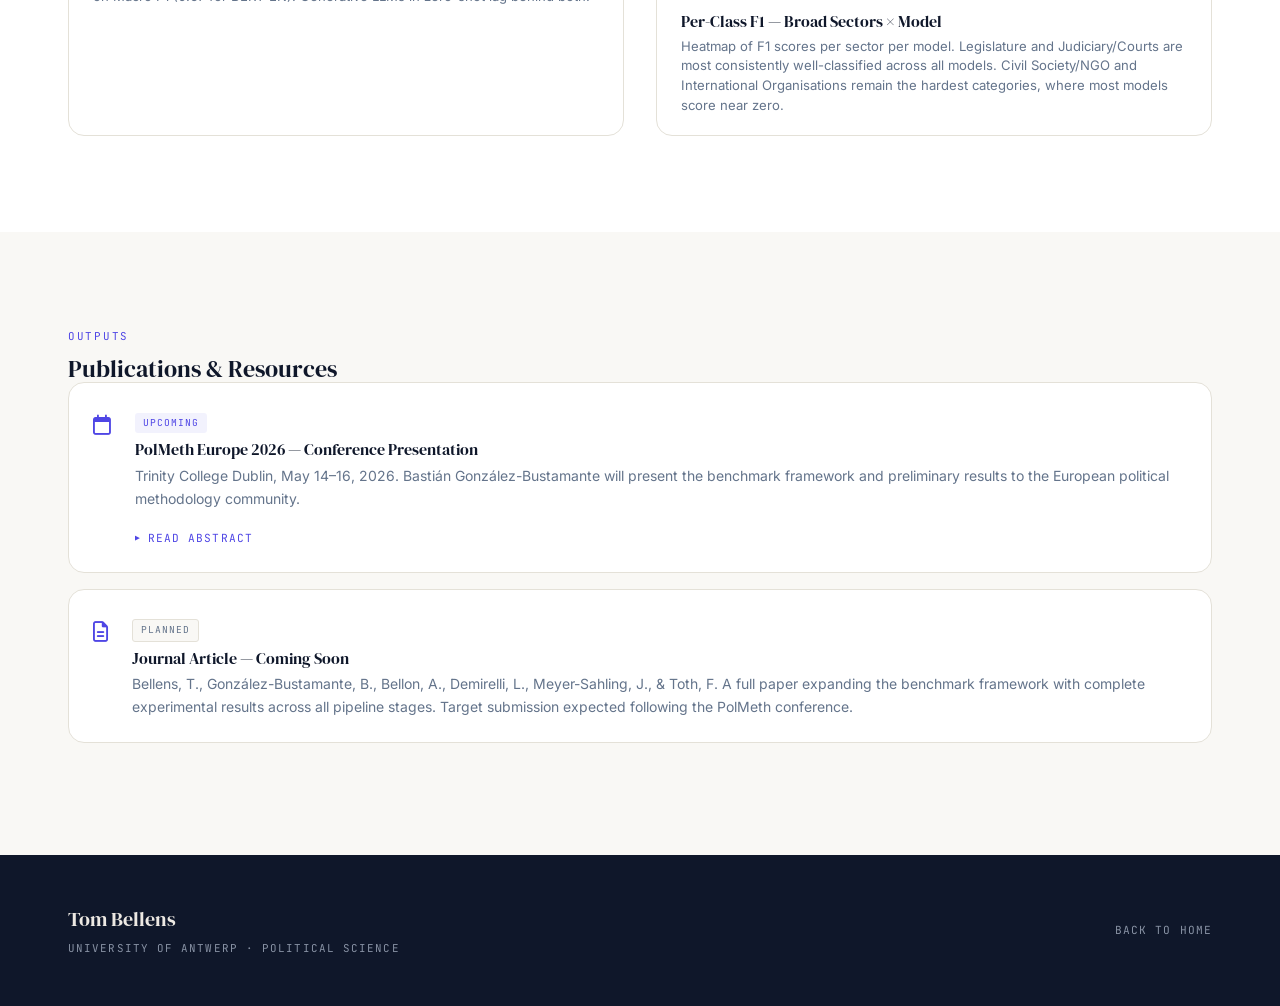
<file: llms-career.html>
<!DOCTYPE html>
<html lang="en">

<head>
    <meta charset="UTF-8">
    <meta name="viewport" content="width=device-width, initial-scale=1.0">
    <title>LLMs for Career Data | Tom Bellens</title>
    <link rel="stylesheet" href="style.css">
    <link rel="preconnect" href="https://fonts.googleapis.com">
    <link rel="preconnect" href="https://fonts.gstatic.com" crossorigin>
    <link href="https://fonts.googleapis.com/css2?family=DM+Serif+Display:ital@0;1&family=Inter:wght@300;400;500;600;700&family=JetBrains+Mono:wght@400;500&display=swap" rel="stylesheet">
    <link rel="stylesheet" href="https://cdnjs.cloudflare.com/ajax/libs/font-awesome/6.4.0/css/all.min.css">
    <style>
        /* ── Project page overrides ── */
        .project-hero {
            min-height: 60vh;
            padding-top: 8rem;
            padding-bottom: 5rem;
        }
        .project-hero .hero-grain { opacity: 0.035; }

        .back-link {
            display: inline-flex;
            align-items: center;
            gap: 0.5rem;
            font-family: var(--font-mono);
            font-size: 0.72rem;
            letter-spacing: 0.12em;
            text-transform: uppercase;
            color: var(--hero-muted);
            margin-bottom: 2.5rem;
            transition: color 0.2s, gap 0.2s;
        }
        .back-link:hover { color: var(--hero-text); gap: 0.75rem; }
        .back-link i { font-size: 0.65rem; }

        .project-hero h1 {
            font-size: clamp(3rem, 7vw, 5.5rem);
            margin-bottom: 1rem;
        }
        .project-hero .subtitle {
            font-size: 1.05rem;
            color: var(--hero-muted);
            max-width: 640px;
            line-height: 1.6;
            margin-bottom: 2rem;
            font-family: var(--font-main);
            font-style: italic;
        }
        .project-hero .meta-row {
            display: flex;
            flex-wrap: wrap;
            gap: 1.5rem;
        }
        .meta-pill {
            display: inline-flex;
            align-items: center;
            gap: 0.45rem;
            font-family: var(--font-mono);
            font-size: 0.7rem;
            letter-spacing: 0.1em;
            text-transform: uppercase;
            color: var(--hero-muted);
        }
        .meta-pill i { color: var(--accent-color); font-size: 0.65rem; }

        /* Stats bar */
        .stats-bar {
            background: var(--primary-color);
            padding: 3rem 0;
        }
        .stats-grid {
            display: grid;
            grid-template-columns: repeat(4, 1fr);
            gap: 2rem;
            text-align: center;
        }
        .stat-number {
            font-family: var(--font-display);
            font-size: clamp(2.25rem, 4vw, 3rem);
            color: var(--hero-text);
            line-height: 1;
            margin-bottom: 0.4rem;
        }
        .stat-label {
            font-family: var(--font-mono);
            font-size: 0.68rem;
            letter-spacing: 0.14em;
            text-transform: uppercase;
            color: var(--hero-muted);
        }

        /* Three tasks */
        .tasks-grid {
            display: grid;
            grid-template-columns: repeat(3, 1fr);
            gap: 1.5rem;
            margin-top: 2rem;
        }
        .task-card {
            background: var(--bg-color);
            border: 1px solid var(--border-color);
            border-radius: var(--radius-lg);
            padding: 1.75rem;
        }
        .task-num {
            font-family: var(--font-display);
            font-size: 2.5rem;
            color: var(--accent-color);
            opacity: 0.25;
            line-height: 1;
            margin-bottom: 0.75rem;
        }
        .task-card h3 {
            font-size: 1.1rem;
            margin-bottom: 0.6rem;
        }
        .task-card p { font-size: 0.875rem; color: var(--text-muted); margin: 0; }

        /* Model families */
        .model-row {
            display: grid;
            grid-template-columns: repeat(4, 1fr);
            gap: 1rem;
            margin-top: 2rem;
        }
        .model-card {
            padding: 1.25rem;
            border: 1px solid var(--border-color);
            border-radius: var(--radius-md);
            background: var(--bg-color);
        }
        .model-family-label {
            font-family: var(--font-mono);
            font-size: 0.62rem;
            letter-spacing: 0.12em;
            text-transform: uppercase;
            color: var(--accent-color);
            margin-bottom: 0.5rem;
            display: block;
        }
        .model-card h4 { font-size: 0.9rem; margin-bottom: 0.35rem; }
        .model-card p { font-size: 0.8rem; color: var(--text-muted); margin: 0; }
        .model-list {
            list-style: none;
            padding: 0;
            margin: 0.5rem 0 0;
        }
        .model-list li {
            font-family: var(--font-mono);
            font-size: 0.7rem;
            color: var(--text-muted);
            padding: 0.15rem 0;
            border-bottom: 1px solid var(--border-color);
        }
        .model-list li:last-child { border-bottom: none; }

        /* Results graphs */
        .graphs-grid {
            display: grid;
            grid-template-columns: 1fr 1fr;
            gap: 2rem;
            margin-top: 2rem;
        }
        .graph-card {
            background: var(--bg-alt);
            border: 1px solid var(--border-color);
            border-radius: var(--radius-lg);
            overflow: hidden;
        }
        .graph-card img {
            width: 100%;
            display: block;
            background: white;
        }
        .graph-card.full-width {
            grid-column: 1 / -1;
        }
        .graph-caption {
            padding: 1.25rem 1.5rem;
            border-top: 1px solid var(--border-color);
        }
        .graph-caption h4 {
            font-family: var(--font-display);
            font-size: 1rem;
            margin-bottom: 0.4rem;
            font-weight: 400;
        }
        .graph-caption p {
            font-size: 0.82rem;
            margin: 0;
            line-height: 1.5;
            color: var(--text-muted);
        }

        /* Finding highlights */
        .findings-grid {
            display: grid;
            grid-template-columns: repeat(3, 1fr);
            gap: 1.5rem;
            margin-top: 2rem;
        }
        .finding-card {
            padding: 1.5rem;
            border: 1px solid var(--border-color);
            border-radius: var(--radius-lg);
            background: var(--bg-color);
        }
        .finding-stat {
            font-family: var(--font-display);
            font-size: 2.25rem;
            color: var(--accent-color);
            line-height: 1;
            margin-bottom: 0.5rem;
        }
        .finding-card h4 { font-size: 0.95rem; margin-bottom: 0.4rem; }
        .finding-card p { font-size: 0.82rem; color: var(--text-muted); margin: 0; }

        /* Outputs */
        .output-card {
            display: flex;
            gap: 1.5rem;
            align-items: flex-start;
            padding: 1.5rem;
            background: var(--bg-alt);
            border: 1px solid var(--border-color);
            border-radius: var(--radius-lg);
            margin-bottom: 1rem;
        }
        .output-icon {
            font-size: 1.25rem;
            color: var(--accent-color);
            padding-top: 0.1rem;
            flex-shrink: 0;
        }
        .output-card h4 { font-size: 1rem; margin-bottom: 0.3rem; }
        .output-card p { font-size: 0.875rem; margin: 0; color: var(--text-muted); }
        .output-tag {
            display: inline-block;
            font-family: var(--font-mono);
            font-size: 0.6rem;
            letter-spacing: 0.1em;
            text-transform: uppercase;
            padding: 0.15rem 0.5rem;
            border-radius: 3px;
            margin-bottom: 0.5rem;
        }
        .output-tag.progress { color: var(--accent-color); background: rgba(79, 70, 229, 0.07); }
        .output-tag.done { color: #16a34a; background: rgba(22, 163, 74, 0.07); }

        /* Abstract toggle */
        .abstract-toggle { margin-top: 0.75rem; }
        .abstract-toggle summary {
            font-family: var(--font-mono);
            font-size: 0.7rem;
            letter-spacing: 0.1em;
            text-transform: uppercase;
            color: var(--accent-color);
            cursor: pointer;
            list-style: none;
            display: inline-flex;
            align-items: center;
            gap: 0.4rem;
        }
        .abstract-toggle summary::before {
            content: '▶';
            font-size: 0.5rem;
            transition: transform 0.2s;
        }
        .abstract-toggle[open] summary::before { transform: rotate(90deg); }
        .abstract-toggle p {
            font-size: 0.875rem;
            margin-top: 0.75rem;
            margin-bottom: 0.5rem;
            padding-left: 0.75rem;
            border-left: 2px solid var(--border-color);
            color: var(--text-muted);
        }

        @media (max-width: 768px) {
            .stats-grid { grid-template-columns: repeat(2, 1fr); }
            .tasks-grid { grid-template-columns: 1fr; }
            .model-row { grid-template-columns: repeat(2, 1fr); }
            .graphs-grid { grid-template-columns: 1fr; }
            .findings-grid { grid-template-columns: 1fr; }
        }
    </style>
</head>

<body>

    <!-- Navigation -->
    <nav class="navbar">
        <div class="container nav-container">
            <a href="index.html" class="nav-logo">Tom Bellens</a>
            <ul class="nav-links">
                <li><a href="index.html#about">About</a></li>
                <li><a href="index.html#projects">Projects</a></li>
                <li><a href="index.html#publications">Publications</a></li>
                <li><a href="index.html#education">CV</a></li>
                <li><a href="index.html#contact">Contact</a></li>
            </ul>
            <button class="nav-hamburger" aria-label="Toggle menu">
                <span></span><span></span><span></span>
            </button>
        </div>
    </nav>

    <!-- Hero -->
    <section class="hero project-hero">
        <div class="hero-grain"></div>
        <div class="hero-blob hero-blob-1"></div>
        <div class="hero-blob hero-blob-2"></div>
        <div class="container">
            <a href="index.html#projects" class="back-link">
                <i class="fa-solid fa-arrow-left"></i> All Projects
            </a>
            <h1>LLMs for<br>Career Data</h1>
            <p class="subtitle">A systematic benchmark evaluating NLP tools and Large Language Models for the automated collection, extraction, and annotation of political career trajectories.</p>
            <div class="meta-row">
                <span class="meta-pill"><i class="fa-solid fa-circle-dot"></i> CoREx COST Action</span>
                <span class="meta-pill"><i class="fa-solid fa-circle-dot"></i> University of Antwerp</span>
                <span class="meta-pill"><i class="fa-solid fa-circle-dot"></i> PolMeth Europe 2026</span>
                <span class="meta-pill"><i class="fa-solid fa-circle-dot"></i> 2025–2026</span>
            </div>
        </div>
    </section>

    <!-- Stats bar -->
    <div class="stats-bar">
        <div class="container">
            <div class="stats-grid">
                <div class="stat-item">
                    <div class="stat-number">7,000+</div>
                    <div class="stat-label">Gold-Standard Elites</div>
                </div>
                <div class="stat-item">
                    <div class="stat-number">35</div>
                    <div class="stat-label">Countries</div>
                </div>
                <div class="stat-item">
                    <div class="stat-number">12</div>
                    <div class="stat-label">Models Benchmarked</div>
                </div>
                <div class="stat-item">
                    <div class="stat-number">3</div>
                    <div class="stat-label">Pipeline Stages</div>
                </div>
            </div>
        </div>
    </div>

    <!-- Overview -->
    <section style="background: var(--bg-color);">
        <div class="container">
            <div class="animate-on-scroll">
                <span class="section-label">Overview</span>
                <h2>About the Project</h2>
                <p>Since the <em>Prosopographia Imperii Romani</em> — the first collective biography of Roman elites, whose final volume appeared only in 2015, a century after work began — scholars have faced the same fundamental bottleneck: gathering biographical data on political elites is slow, expensive, and labour-intensive. Large Language Models and NLP offer the potential to transform this process, but the discipline still lacks shared benchmarks to evaluate how well these tools actually perform.</p>
                <p>This project introduces a benchmark framework for the automated reconstruction of political career trajectories, built on the <strong>CoREx</strong> gold-standard corpus — a manually curated, multilingual dataset covering career, educational and demographic information on over 7,000 political elites across 35 countries. Benchmarking is structured around three analytically distinct pipeline stages, and a range of model families are evaluated across each stage against precision, recall, and F1 metrics.</p>
                <p>The open-source code repository and evaluation library are designed so that results from future work can be directly compared to the baselines reported here, providing a reproducible foundation for the field. The paper was prepared for delivery at the <strong>PolMeth Europe 2026</strong> Conference at Trinity College Dublin.</p>
                <p>This is a collaborative project with <strong>Bastián González-Bustamante</strong> (Leiden University), <strong>Anne Bellon</strong> (UTC Compiègne), <strong>Levent Demirelli</strong> (Istanbul Beykent University), <strong>Jan-Hinrik Meyer-Sahling</strong> (University of Nottingham), and <strong>Fanni Toth</strong> (Loughborough University) — all members of CoREx Working Group 2.</p>
            </div>
        </div>
    </section>

    <!-- Three tasks -->
    <section style="background: var(--bg-alt);">
        <div class="container">
            <div class="animate-on-scroll">
                <span class="section-label">Framework</span>
                <h2>Three Benchmark Tasks</h2>
                <p>The pipeline for constructing elite background datasets can be decomposed into three analytically distinct stages, each evaluated independently to isolate where performance is gained or lost.</p>
            </div>
            <div class="tasks-grid animate-on-scroll">
                <div class="task-card">
                    <div class="task-num">01</div>
                    <h3>Data Collection</h3>
                    <p>Given a list of individuals — name, position, country, year — can a system reliably identify webpages containing relevant biographical information? Evaluated using precision and recall on retrieved URLs against a human-curated gold standard. Tests whether Google CSE queries with LLM-based filtering outperform simple keyword search.</p>
                </div>
                <div class="task-card">
                    <div class="task-num">02</div>
                    <h3>Data Extraction</h3>
                    <p>Given unstructured biographical text and a predefined schema, can a system accurately extract structured career records? Evaluated separately for atomic attributes (birth year, gender, birthplace) and composite attributes (career history, education history). Performance reported at record level using precision and recall.</p>
                </div>
                <div class="task-card">
                    <div class="task-num">03</div>
                    <h3>Data Annotation</h3>
                    <p>Given an already-extracted career position, can a system correctly assign the right sector or policy area label from a standardised codebook? Evaluated using accuracy, macro F1, and weighted F1. An additional semantic similarity metric based on BERT embeddings captures graded proximity between incorrect predictions and the gold label.</p>
                </div>
            </div>
        </div>
    </section>

    <!-- Models -->
    <section style="background: var(--bg-color);">
        <div class="container">
            <div class="animate-on-scroll">
                <span class="section-label">Models</span>
                <h2>Four Model Families</h2>
                <p>Twelve model configurations spanning four families are benchmarked, enabling systematic comparison of performance, cost, and robustness across pipeline stages.</p>
            </div>
            <div class="model-row animate-on-scroll">
                <div class="model-card">
                    <span class="model-family-label">Encoder-based</span>
                    <h4>Fine-tuned Transformers</h4>
                    <p>Supervised classification using BERT-style architectures, fine-tuned on a training split of the CoREx gold standard.</p>
                    <ul class="model-list">
                        <li>BERT-EN</li>
                        <li>XLM-RoBERTa</li>
                        <li>mBERT</li>
                    </ul>
                </div>
                <div class="model-card">
                    <span class="model-family-label">Open-Source LLMs</span>
                    <h4>Zero/Few-Shot Generative</h4>
                    <p>Open-weight generative models evaluated in zero-shot and few-shot prompting configurations.</p>
                    <ul class="model-list">
                        <li>GPT-OSS 20B</li>
                        <li>Llama 3.3 70B</li>
                        <li>Qwen3 80B</li>
                    </ul>
                </div>
                <div class="model-card">
                    <span class="model-family-label">Closed LLMs</span>
                    <h4>Proprietary APIs</h4>
                    <p>Closed-source frontier models accessed via API, evaluated with standardised prompt templates.</p>
                    <ul class="model-list">
                        <li>Claude Opus 4.6</li>
                        <li>GPT-4o</li>
                        <li>GPT-5.3</li>
                        <li>Gemini 2.5 Flash</li>
                    </ul>
                </div>
                <div class="model-card">
                    <span class="model-family-label">RAG Systems</span>
                    <h4>Retrieval-Augmented</h4>
                    <p>LLMs augmented with retrieved context — codebook descriptions, institutional definitions — to ground classification decisions.</p>
                    <ul class="model-list">
                        <li>RAG-Embeddings</li>
                        <li>RAG-WebSearch</li>
                    </ul>
                </div>
            </div>
        </div>
    </section>

    <!-- Results -->
    <section style="background: var(--bg-alt);">
        <div class="container">
            <div class="animate-on-scroll">
                <span class="section-label">Preliminary Results</span>
                <h2>First Benchmark Graphs</h2>
                <p>Experiments are ongoing and results are preliminary. The graphs below show early performance data on the career annotation task — classifying positions into broad sectors (9 classes) and mapping F1 scores per class across model families. Further experimentation is underway before conclusions are drawn.</p>
            </div>

            <div class="graphs-grid animate-on-scroll" style="margin-top: 2rem;">
                <div class="graph-card">
                    <img src="img/career_broad.png" alt="Model performance on broad sector annotation (9 classes)">
                    <div class="graph-caption">
                        <h4>Broad Sector Annotation (9 Classes)</h4>
                        <p>Accuracy, Macro F1, and Weighted F1 across all model families. RAG-Embeddings achieves the highest overall accuracy (0.80), while encoder-based models lead on Macro F1 (0.67 for BERT-EN). Generative LLMs in zero-shot lag behind both.</p>
                    </div>
                </div>
                <div class="graph-card">
                    <img src="img/per_class_acc.png" alt="Per-class F1 heatmap across models and broad sectors">
                    <div class="graph-caption">
                        <h4>Per-Class F1 — Broad Sectors × Model</h4>
                        <p>Heatmap of F1 scores per sector per model. Legislature and Judiciary/Courts are most consistently well-classified across all models. Civil Society/NGO and International Organisations remain the hardest categories, where most models score near zero.</p>
                    </div>
                </div>
            </div>
        </div>
    </section>

    <!-- Outputs -->
    <section style="background: var(--bg-color);">
        <div class="container">
            <div class="animate-on-scroll">
                <span class="section-label">Outputs</span>
                <h2>Publications &amp; Resources</h2>
            </div>
            <div class="animate-on-scroll">
                <div class="output-card">
                    <div class="output-icon"><i class="fa-regular fa-calendar"></i></div>
                    <div>
                        <span class="output-tag progress">Upcoming</span>
                        <h4>PolMeth Europe 2026 — Conference Presentation</h4>
                        <p>Trinity College Dublin, May 14–16, 2026. Bastián González-Bustamante will present the benchmark framework and preliminary results to the European political methodology community.</p>
                        <details class="abstract-toggle">
                            <summary>Read Abstract</summary>
                            <p>From the beginning of political science as a discipline, scholars have devoted considerable effort to understanding who political elites are. Studies of their career paths, educational trajectories, and demographic profiles have long formed the empirical backbone of research across political science, public policy and related disciplines such as sociology. Recent technological and methodological advances, particularly Large Language Models (LLMs) and related Natural Language Processing (NLP) tools, now make it possible to automate, or at least accelerate through semi-automation, the traditionally labour-intensive and time-consuming processes of collecting, cleaning and annotating such data. Despite the rapid adoption of these tools, the discipline still lacks shared benchmarks for evaluating their use in a systematic, reliable and reproducible manner. This paper introduces a benchmark framework for the automated reconstruction of political career trajectories around three key subtasks: (i) data collection, assessing methods for identifying and retrieving relevant bibliographic sources across countries and languages; (ii) data extraction, evaluating techniques that transform unstructured text into structured career records; and (iii) data labelling, benchmarking the mapping of extracted entities into standardised ontologies of career sectors, educational degrees and partisan affiliations. Using the novel, manually compiled CoREx corpus as a gold-standard dataset containing career, educational and demographic information on over 7,000 individuals across more than 30 countries, this paper defines task specifications, annotation guidelines and evaluation metrics for each subtask. It further tests several baseline models and reports their performance.</p>
                        </details>
                    </div>
                </div>

                <div class="output-card">
                    <div class="output-icon"><i class="fa-regular fa-file-lines"></i></div>
                    <div>
                        <span class="output-tag planned" style="color: var(--text-muted); background: var(--bg-color); border: 1px solid var(--border-color);">Planned</span>
                        <h4>Journal Article — Coming Soon</h4>
                        <p>Bellens, T., González-Bustamante, B., Bellon, A., Demirelli, L., Meyer-Sahling, J., &amp; Toth, F. A full paper expanding the benchmark framework with complete experimental results across all pipeline stages. Target submission expected following the PolMeth conference.</p>
                    </div>
                </div>
            </div>
        </div>
    </section>

    <!-- Footer -->
    <footer id="contact" style="background: var(--primary-color); padding: 3rem 0;">
        <div class="container" style="display: flex; justify-content: space-between; align-items: center; flex-wrap: wrap; gap: 1.5rem;">
            <div>
                <p style="font-family: var(--font-display); font-size: 1.25rem; color: var(--hero-text); margin-bottom: 0.25rem;">Tom Bellens</p>
                <p style="font-family: var(--font-mono); font-size: 0.68rem; letter-spacing: 0.1em; text-transform: uppercase; color: var(--hero-muted); margin: 0;">University of Antwerp · Political Science</p>
            </div>
            <div style="display: flex; gap: 1.5rem;">
                <a href="index.html" style="font-family: var(--font-mono); font-size: 0.7rem; letter-spacing: 0.1em; text-transform: uppercase; color: var(--hero-muted);">Back to Home</a>
            </div>
        </div>
    </footer>

    <script src="app.js"></script>
</body>

</html>
</file>
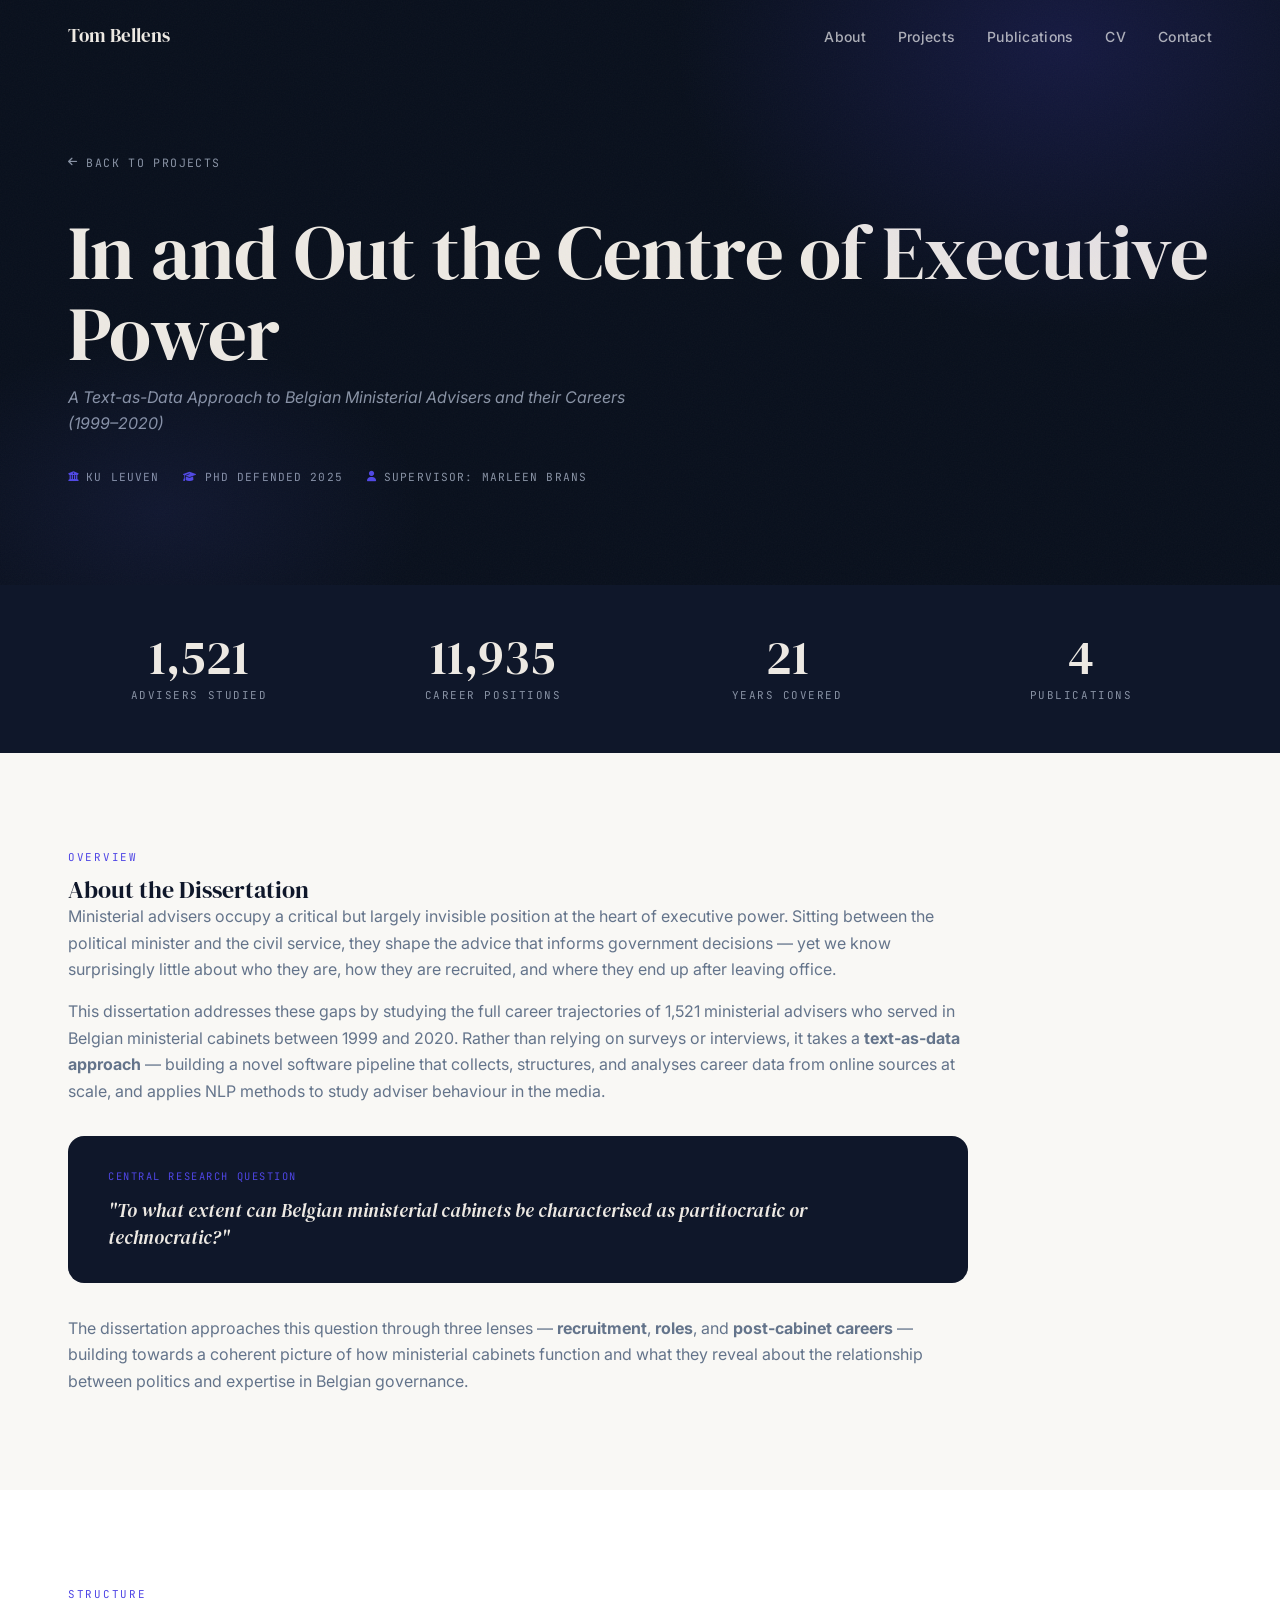
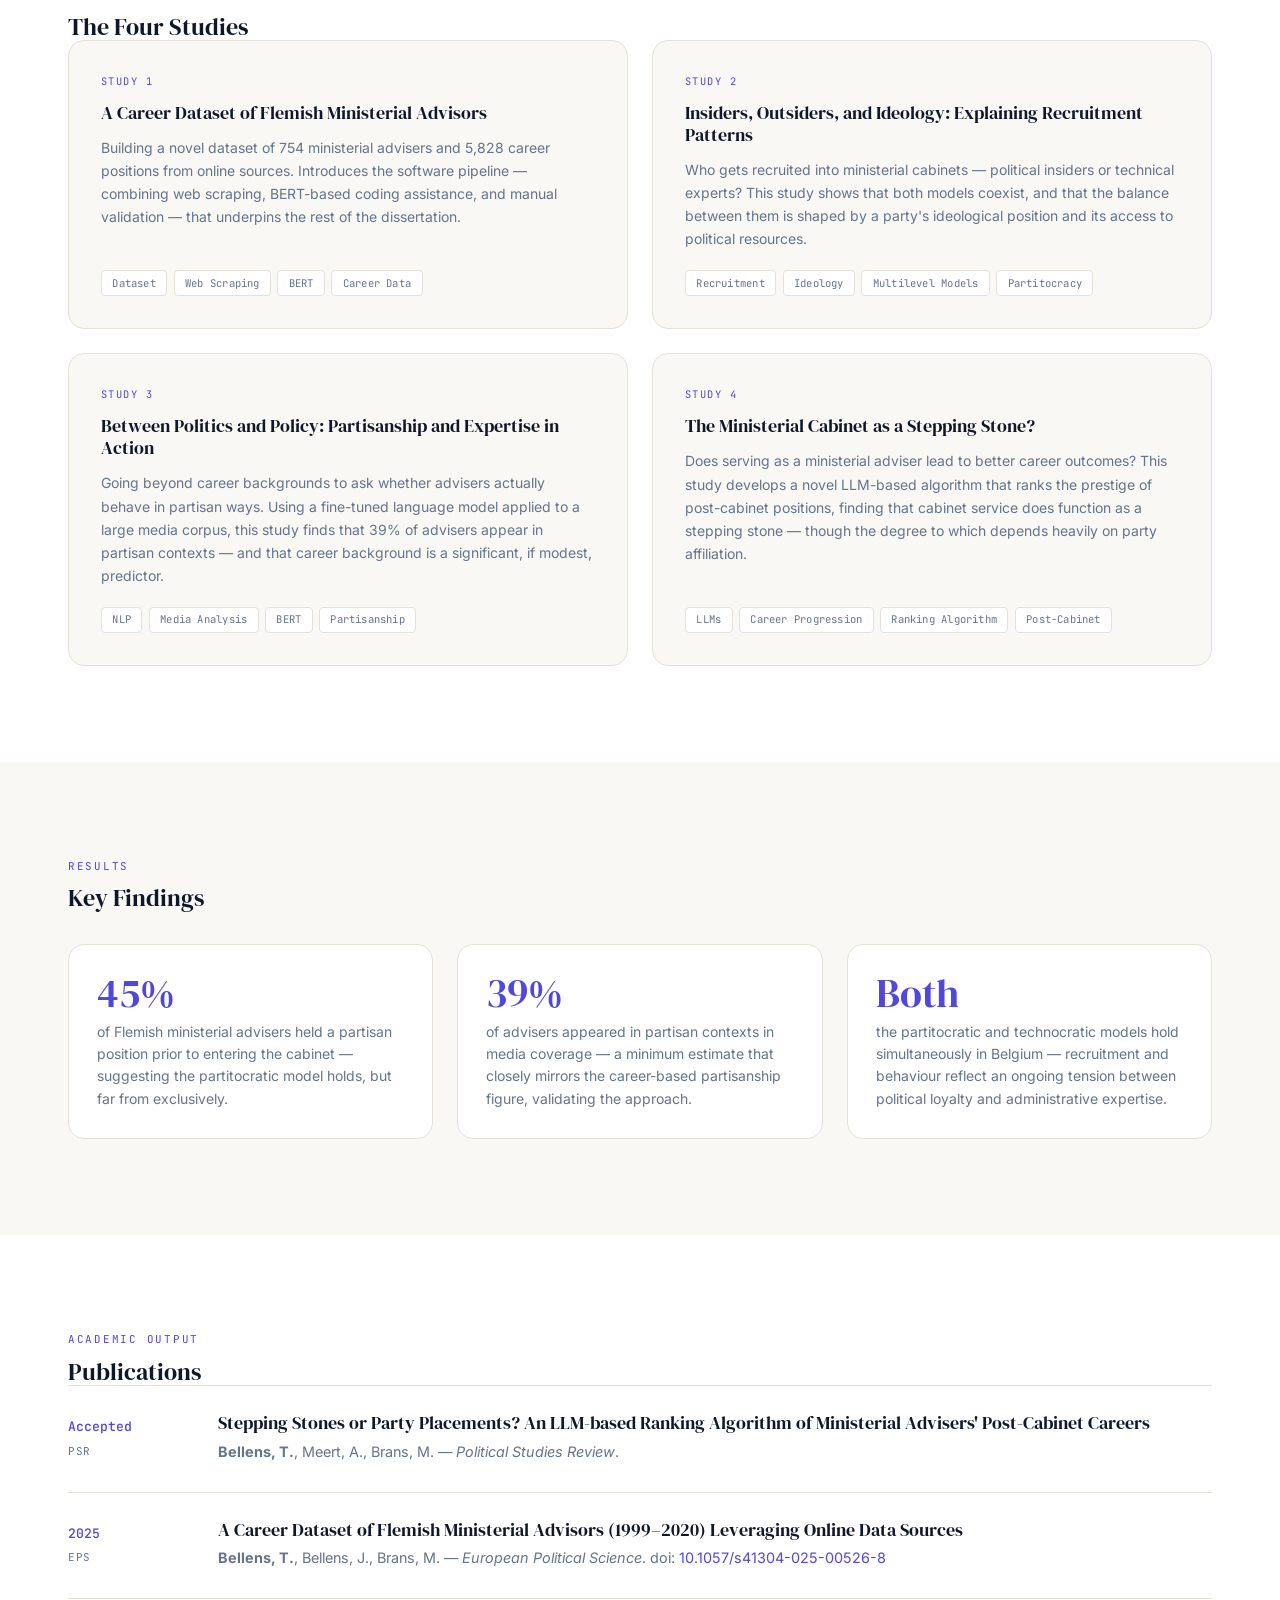
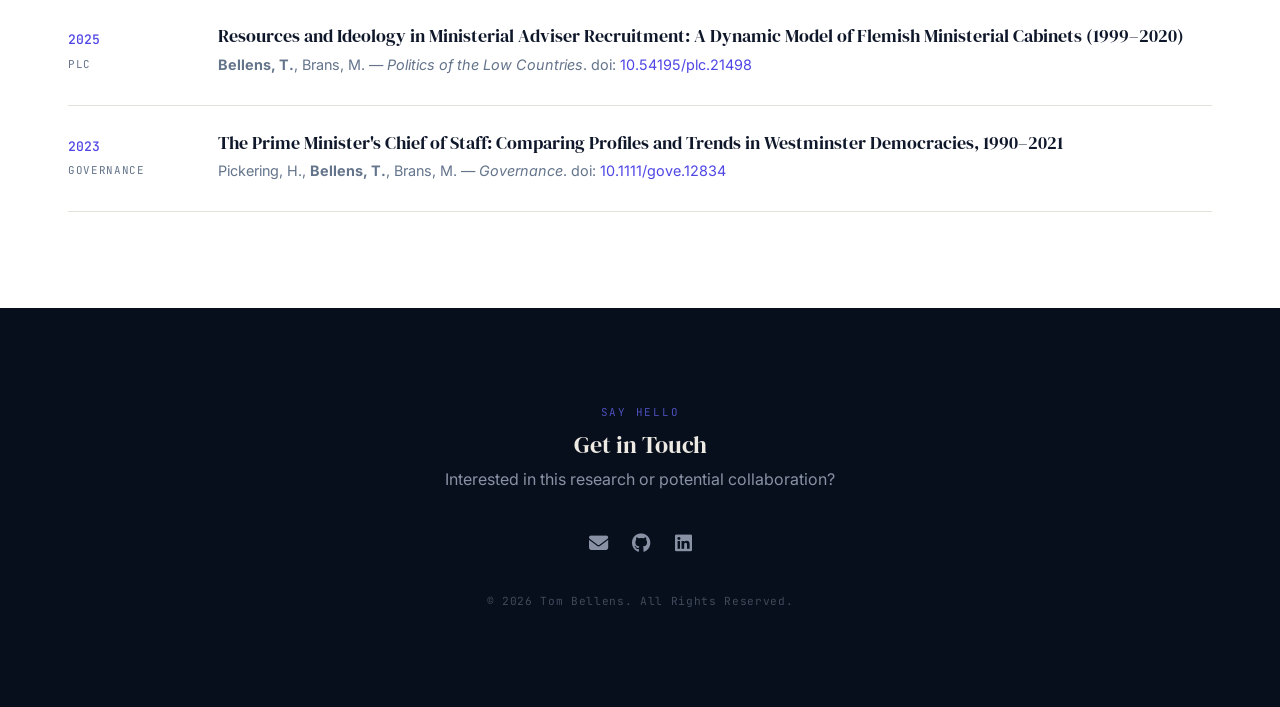
<file: phd.html>
<!DOCTYPE html>
<html lang="en">

<head>
    <meta charset="UTF-8">
    <meta name="viewport" content="width=device-width, initial-scale=1.0">
    <title>PhD Research | Tom Bellens</title>
    <link rel="stylesheet" href="style.css">
    <link rel="preconnect" href="https://fonts.googleapis.com">
    <link rel="preconnect" href="https://fonts.gstatic.com" crossorigin>
    <link href="https://fonts.googleapis.com/css2?family=DM+Serif+Display:ital@0;1&family=Inter:wght@300;400;500;600;700&family=JetBrains+Mono:wght@400;500&display=swap" rel="stylesheet">
    <link rel="stylesheet" href="https://cdnjs.cloudflare.com/ajax/libs/font-awesome/6.4.0/css/all.min.css">
    <style>
        .project-hero {
            min-height: 65vh;
            padding-top: 8rem;
            padding-bottom: 5rem;
        }
        .project-hero .hero-grain { opacity: 0.035; }

        .back-link {
            display: inline-flex;
            align-items: center;
            gap: 0.5rem;
            font-family: var(--font-mono);
            font-size: 0.72rem;
            letter-spacing: 0.12em;
            text-transform: uppercase;
            color: var(--hero-muted);
            margin-bottom: 2.5rem;
            transition: color 0.2s, gap 0.2s;
        }
        .back-link:hover { color: var(--hero-text); gap: 0.75rem; }
        .back-link i { font-size: 0.65rem; }

        .hero-layout { display: block; }

        .project-hero h1 {
            font-size: clamp(2.75rem, 6vw, 5rem);
            margin-bottom: 0.75rem;
            line-height: 1.05;
        }

        .thesis-sub {
            font-family: var(--font-main);
            font-style: italic;
            font-size: 1rem;
            color: var(--hero-muted);
            max-width: 580px;
            margin-bottom: 2rem;
            line-height: 1.6;
        }

        .meta-row { display: flex; flex-wrap: wrap; gap: 1.5rem; }

        .meta-pill {
            display: inline-flex;
            align-items: center;
            gap: 0.45rem;
            font-family: var(--font-mono);
            font-size: 0.7rem;
            letter-spacing: 0.1em;
            text-transform: uppercase;
            color: var(--hero-muted);
        }
        .meta-pill i { color: var(--accent-color); font-size: 0.65rem; }

        .cover-wrap img {
            width: 100%;
            border-radius: var(--radius-md);
            box-shadow: var(--shadow-lg);
        }

        .overview-grid {
            display: grid;
            grid-template-columns: 1fr 180px;
            gap: 4rem;
            align-items: start;
        }

        /* Cover section */
        .cover-section {
            background: var(--bg-color);
            padding: 4rem 0;
        }
        .cover-section img {
            max-width: 900px;
            width: 100%;
            border-radius: var(--radius-lg);
            box-shadow: var(--shadow-lg);
            margin: 0 auto;
        }

        /* Stats */
        .stats-bar { background: var(--primary-color); padding: 3rem 0; }
        .stats-grid {
            display: grid;
            grid-template-columns: repeat(4, 1fr);
            gap: 2rem;
            text-align: center;
        }
        .stat-number {
            font-family: var(--font-display);
            font-size: clamp(2.25rem, 4vw, 3rem);
            color: var(--hero-text);
            line-height: 1;
            margin-bottom: 0.4rem;
        }
        .stat-label {
            font-family: var(--font-mono);
            font-size: 0.68rem;
            letter-spacing: 0.14em;
            text-transform: uppercase;
            color: var(--hero-muted);
        }

        /* RQ callout */
        .rq-box {
            background: var(--primary-color);
            border-radius: var(--radius-lg);
            padding: 2rem 2.5rem;
            margin: 2rem 0;
        }
        .rq-label {
            font-family: var(--font-mono);
            font-size: 0.65rem;
            letter-spacing: 0.15em;
            text-transform: uppercase;
            color: var(--accent-color);
            margin-bottom: 0.75rem;
            display: block;
        }
        .rq-box p {
            font-family: var(--font-display);
            font-size: 1.2rem;
            color: var(--hero-text);
            font-style: italic;
            line-height: 1.4;
            margin: 0;
        }

        /* Chapters */
        .chapters-grid {
            display: grid;
            grid-template-columns: repeat(2, 1fr);
            gap: 1.5rem;
        }
        .chapter-card {
            background: var(--bg-color);
            border: 1px solid var(--border-color);
            border-radius: var(--radius-lg);
            padding: 2rem;
            display: flex;
            flex-direction: column;
            gap: 0.75rem;
        }
        .chapter-num {
            font-family: var(--font-mono);
            font-size: 0.65rem;
            letter-spacing: 0.14em;
            text-transform: uppercase;
            color: var(--accent-color);
        }
        .chapter-card h3 { font-size: 1.1rem; color: var(--primary-color); line-height: 1.25; }
        .chapter-card p { font-size: 0.875rem; line-height: 1.65; margin: 0; }
        .chapter-tags { display: flex; flex-wrap: wrap; gap: 0.4rem; margin-top: auto; padding-top: 0.5rem; }

        /* Findings */
        .findings-grid {
            display: grid;
            grid-template-columns: repeat(3, 1fr);
            gap: 1.5rem;
            margin-top: 2rem;
        }
        .finding-card {
            background: var(--bg-alt);
            border: 1px solid var(--border-color);
            border-radius: var(--radius-lg);
            padding: 1.75rem;
        }
        .finding-stat {
            font-family: var(--font-display);
            font-size: 2.5rem;
            color: var(--accent-color);
            line-height: 1;
            margin-bottom: 0.5rem;
        }
        .finding-card p { font-size: 0.875rem; margin: 0; line-height: 1.6; }

        /* Publications */
        .pub-list { list-style: none; padding: 0; }
        .pub-item {
            display: grid;
            grid-template-columns: 110px 1fr;
            gap: 2.5rem;
            padding: 1.75rem 0;
            border-top: 1px solid var(--border-color);
        }
        .pub-item:last-child { border-bottom: 1px solid var(--border-color); }
        .pub-meta { display: flex; flex-direction: column; gap: 0.3rem; padding-top: 0.15rem; }
        .pub-year { font-family: var(--font-mono); font-size: 0.82rem; color: var(--accent-color); font-weight: 500; }
        .pub-venue { font-family: var(--font-mono); font-size: 0.68rem; color: var(--text-muted); text-transform: uppercase; letter-spacing: 0.06em; }
        .pub-content h3 { font-family: var(--font-display); font-size: 1.1rem; margin-bottom: 0.4rem; font-weight: 400; color: var(--primary-color); }
        .pub-content p { font-size: 0.9rem; }

        @media (max-width: 960px) {
            .hero-layout { grid-template-columns: 1fr; }
            .cover-wrap { display: none; }
            .chapters-grid { grid-template-columns: 1fr; }
            .findings-grid { grid-template-columns: 1fr 1fr; }
        }
        @media (max-width: 768px) {
            .stats-grid { grid-template-columns: repeat(2, 1fr); }
            .findings-grid { grid-template-columns: 1fr; }
            .pub-item { grid-template-columns: 1fr; gap: 0.25rem; }
            .pub-meta { flex-direction: row; gap: 1rem; align-items: baseline; }
        }
    </style>
</head>

<body>

    <!-- Navigation -->
    <nav class="navbar">
        <div class="container nav-container">
            <a href="index.html" class="nav-logo">Tom Bellens</a>
            <ul class="nav-links">
                <li><a href="index.html#about">About</a></li>
                <li><a href="index.html#projects">Projects</a></li>
                <li><a href="index.html#publications">Publications</a></li>
                <li><a href="index.html#education">CV</a></li>
                <li><a href="index.html#contact">Contact</a></li>
            </ul>
            <button class="nav-hamburger" aria-label="Toggle menu">
                <span></span><span></span><span></span>
            </button>
        </div>
    </nav>

    <!-- Hero -->
    <header class="hero project-hero">
        <div class="hero-grain"></div>
        <div class="container">
            <a href="index.html#projects" class="back-link">
                <i class="fas fa-arrow-left"></i> Back to Projects
            </a>
            <div class="hero-layout">
                <h1>In and Out the Centre of Executive Power</h1>
                <p class="thesis-sub">A Text-as-Data Approach to Belgian Ministerial Advisers and their Careers
                    (1999–2020)</p>
                <div class="meta-row">
                    <span class="meta-pill"><i class="fas fa-university"></i> KU Leuven</span>
                    <span class="meta-pill"><i class="fas fa-graduation-cap"></i> PhD defended 2025</span>
                    <span class="meta-pill"><i class="fas fa-user"></i> Supervisor: Marleen Brans</span>
                </div>
            </div>
        </div>
    </header>

    <!-- Stats bar -->
    <div class="stats-bar animate-on-scroll">
        <div class="container">
            <div class="stats-grid">
                <div class="stat-item">
                    <div class="stat-number">1,521</div>
                    <div class="stat-label">Advisers Studied</div>
                </div>
                <div class="stat-item">
                    <div class="stat-number">11,935</div>
                    <div class="stat-label">Career Positions</div>
                </div>
                <div class="stat-item">
                    <div class="stat-number">21</div>
                    <div class="stat-label">Years Covered</div>
                </div>
                <div class="stat-item">
                    <div class="stat-number">4</div>
                    <div class="stat-label">Publications</div>
                </div>
            </div>
        </div>
    </div>

    <!-- Overview -->
    <section style="background: var(--bg-color);">
        <div class="container">
            <div class="overview-grid animate-on-scroll">
                <div>
                    <span class="section-label">Overview</span>
                    <h2>About the Dissertation</h2>
                    <p>Ministerial advisers occupy a critical but largely invisible position at the heart of executive
                        power. Sitting between the political minister and the civil service, they shape the advice that
                        informs government decisions — yet we know surprisingly little about who they are, how they are
                        recruited, and where they end up after leaving office.</p>
                    <p>This dissertation addresses these gaps by studying the full career trajectories of 1,521
                        ministerial advisers who served in Belgian ministerial cabinets between 1999 and 2020. Rather
                        than relying on surveys or interviews, it takes a <strong>text-as-data approach</strong> —
                        building a novel software pipeline that collects, structures, and analyses career data from
                        online sources at scale, and applies NLP methods to study adviser behaviour in the media.</p>

                    <div class="rq-box">
                        <span class="rq-label">Central Research Question</span>
                        <p>"To what extent can Belgian ministerial cabinets be characterised as partitocratic or
                            technocratic?"</p>
                    </div>

                    <p>The dissertation approaches this question through three lenses —
                        <strong>recruitment</strong>, <strong>roles</strong>, and <strong>post-cabinet careers</strong>
                        — building towards a coherent picture of how ministerial cabinets function and what they reveal
                        about the relationship between politics and expertise in Belgian governance.</p>
                </div>
            </div>
        </div>
    </section>

    <!-- Chapters -->
    <section style="background: var(--bg-alt);">
        <div class="container">
            <span class="section-label animate-on-scroll">Structure</span>
            <h2 class="animate-on-scroll">The Four Studies</h2>
            <div class="chapters-grid stagger-children">

                <div class="chapter-card">
                    <span class="chapter-num">Study 1</span>
                    <h3>A Career Dataset of Flemish Ministerial Advisors</h3>
                    <p>Building a novel dataset of 754 ministerial advisers and 5,828 career positions from online
                        sources. Introduces the software pipeline — combining web scraping, BERT-based coding
                        assistance, and manual validation — that underpins the rest of the dissertation.</p>
                    <div class="chapter-tags">
                        <span class="tag">Dataset</span>
                        <span class="tag">Web Scraping</span>
                        <span class="tag">BERT</span>
                        <span class="tag">Career Data</span>
                    </div>
                </div>

                <div class="chapter-card">
                    <span class="chapter-num">Study 2</span>
                    <h3>Insiders, Outsiders, and Ideology: Explaining Recruitment Patterns</h3>
                    <p>Who gets recruited into ministerial cabinets — political insiders or technical experts? This
                        study shows that both models coexist, and that the balance between them is shaped by a
                        party's ideological position and its access to political resources.</p>
                    <div class="chapter-tags">
                        <span class="tag">Recruitment</span>
                        <span class="tag">Ideology</span>
                        <span class="tag">Multilevel Models</span>
                        <span class="tag">Partitocracy</span>
                    </div>
                </div>

                <div class="chapter-card">
                    <span class="chapter-num">Study 3</span>
                    <h3>Between Politics and Policy: Partisanship and Expertise in Action</h3>
                    <p>Going beyond career backgrounds to ask whether advisers actually behave in partisan ways.
                        Using a fine-tuned language model applied to a large media corpus, this study finds that
                        39% of advisers appear in partisan contexts — and that career background is a significant,
                        if modest, predictor.</p>
                    <div class="chapter-tags">
                        <span class="tag">NLP</span>
                        <span class="tag">Media Analysis</span>
                        <span class="tag">BERT</span>
                        <span class="tag">Partisanship</span>
                    </div>
                </div>

                <div class="chapter-card">
                    <span class="chapter-num">Study 4</span>
                    <h3>The Ministerial Cabinet as a Stepping Stone?</h3>
                    <p>Does serving as a ministerial adviser lead to better career outcomes? This study develops a
                        novel LLM-based algorithm that ranks the prestige of post-cabinet positions, finding that
                        cabinet service does function as a stepping stone — though the degree to which depends
                        heavily on party affiliation.</p>
                    <div class="chapter-tags">
                        <span class="tag">LLMs</span>
                        <span class="tag">Career Progression</span>
                        <span class="tag">Ranking Algorithm</span>
                        <span class="tag">Post-Cabinet</span>
                    </div>
                </div>

            </div>
        </div>
    </section>

    <!-- Key Findings -->
    <section style="background: var(--bg-color);">
        <div class="container">
            <span class="section-label animate-on-scroll">Results</span>
            <h2 class="animate-on-scroll">Key Findings</h2>
            <div class="findings-grid animate-on-scroll">
                <div class="finding-card">
                    <div class="finding-stat">45%</div>
                    <p>of Flemish ministerial advisers held a partisan position prior to entering the cabinet —
                        suggesting the partitocratic model holds, but far from exclusively.</p>
                </div>
                <div class="finding-card">
                    <div class="finding-stat">39%</div>
                    <p>of advisers appeared in partisan contexts in media coverage — a minimum estimate that
                        closely mirrors the career-based partisanship figure, validating the approach.</p>
                </div>
                <div class="finding-card">
                    <div class="finding-stat">Both</div>
                    <p>the partitocratic and technocratic models hold simultaneously in Belgium — recruitment
                        and behaviour reflect an ongoing tension between political loyalty and administrative
                        expertise.</p>
                </div>
            </div>
        </div>
    </section>

    <!-- Publications -->
    <section style="background: var(--bg-alt);">
        <div class="container">
            <span class="section-label animate-on-scroll">Academic Output</span>
            <h2 class="animate-on-scroll">Publications</h2>
            <ul class="pub-list animate-on-scroll">

                <li class="pub-item">
                    <div class="pub-meta">
                        <span class="pub-year">Accepted</span>
                        <span class="pub-venue">PSR</span>
                    </div>
                    <div class="pub-content">
                        <h3>Stepping Stones or Party Placements? An LLM-based Ranking Algorithm of Ministerial
                            Advisers' Post-Cabinet Careers</h3>
                        <p><strong>Bellens, T.</strong>, Meert, A., Brans, M. — <em>Political Studies Review</em>.</p>
                    </div>
                </li>

                <li class="pub-item">
                    <div class="pub-meta">
                        <span class="pub-year">2025</span>
                        <span class="pub-venue">EPS</span>
                    </div>
                    <div class="pub-content">
                        <h3>A Career Dataset of Flemish Ministerial Advisors (1999–2020) Leveraging Online Data
                            Sources</h3>
                        <p><strong>Bellens, T.</strong>, Bellens, J., Brans, M. — <em>European Political
                                Science</em>. doi:&nbsp;<a href="https://doi.org/10.1057/s41304-025-00526-8"
                                target="_blank">10.1057/s41304-025-00526-8</a></p>
                    </div>
                </li>

                <li class="pub-item">
                    <div class="pub-meta">
                        <span class="pub-year">2025</span>
                        <span class="pub-venue">PLC</span>
                    </div>
                    <div class="pub-content">
                        <h3>Resources and Ideology in Ministerial Adviser Recruitment: A Dynamic Model of Flemish
                            Ministerial Cabinets (1999–2020)</h3>
                        <p><strong>Bellens, T.</strong>, Brans, M. — <em>Politics of the Low Countries</em>.
                            doi:&nbsp;<a href="https://doi.org/10.54195/plc.21498"
                                target="_blank">10.54195/plc.21498</a></p>
                    </div>
                </li>

                <li class="pub-item">
                    <div class="pub-meta">
                        <span class="pub-year">2023</span>
                        <span class="pub-venue">Governance</span>
                    </div>
                    <div class="pub-content">
                        <h3>The Prime Minister's Chief of Staff: Comparing Profiles and Trends in Westminster
                            Democracies, 1990–2021</h3>
                        <p>Pickering, H., <strong>Bellens, T.</strong>, Brans, M. — <em>Governance</em>.
                            doi:&nbsp;<a href="https://doi.org/10.1111/gove.12834"
                                target="_blank">10.1111/gove.12834</a></p>
                    </div>
                </li>

            </ul>
        </div>
    </section>

    <!-- Footer -->
    <section style="background: var(--hero-bg); padding: var(--section-spacing) 0;">
        <footer>
            <div class="container" style="text-align: center;">
                <span class="section-label" style="color: rgba(99,102,241,0.75);">Say Hello</span>
                <h2 style="color: var(--hero-text); margin-bottom: 0.5rem;">Get in Touch</h2>
                <p style="color: var(--hero-muted);">Interested in this research or potential collaboration?</p>
                <div class="social-links">
                    <a href="mailto:tom.bellens@kuleuven.com" aria-label="Email"><i class="fas fa-envelope"></i></a>
                    <a href="https://github.com/Tombellens" target="_blank" aria-label="GitHub"><i class="fab fa-github"></i></a>
                    <a href="https://www.linkedin.com/in/tombellens/" target="_blank" aria-label="LinkedIn"><i class="fab fa-linkedin"></i></a>
                </div>
                <p class="copyright">&copy; 2026 Tom Bellens. All Rights Reserved.</p>
            </div>
        </footer>
    </section>

    <script src="app.js"></script>
</body>

</html>
</file>
<file: style.css>
/* ============================================================
   Tom Bellens — Personal Site
   2026 Design System
   ============================================================ */

:root {
  /* Dark (hero / footer) */
  --hero-bg:    #080f1c;
  --hero-text:  #ede9e3;
  --hero-muted: #8892a4;

  /* Light (body) */
  --primary-color: #0f172a;
  --accent-color:  #4f46e5;   /* Indigo */
  --bg-color:      #f9f8f5;   /* Warm off-white */
  --bg-alt:        #ffffff;
  --card-bg:       #ffffff;
  --text-main:     #1e293b;
  --text-muted:    #64748b;
  --border-color:  #e4e1d8;

  /* Fonts */
  --font-display: 'DM Serif Display', Georgia, serif;
  --font-main:    'Inter', system-ui, -apple-system, sans-serif;
  --font-mono:    'JetBrains Mono', 'Fira Code', monospace;

  /* Layout */
  --container-width: 1200px;
  --section-spacing: 6rem;
  --radius-md: 0.5rem;
  --radius-lg: 1rem;
  --shadow-sm: 0 1px 3px 0 rgb(0 0 0 / 0.06);
  --shadow-md: 0 4px 12px -2px rgb(0 0 0 / 0.1);
  --shadow-lg: 0 16px 40px -8px rgb(0 0 0 / 0.14);
}

/* ── Reset ─────────────────────────────────────────────────── */
*, *::before, *::after { box-sizing: border-box; margin: 0; padding: 0; }
html { scroll-behavior: smooth; }

body {
  font-family: var(--font-main);
  background-color: var(--bg-color);
  color: var(--text-main);
  line-height: 1.65;
  -webkit-font-smoothing: antialiased;
}

img { max-width: 100%; display: block; }

a {
  color: var(--accent-color);
  text-decoration: none;
  transition: color 0.2s;
}
a:hover { color: var(--primary-color); }

h1, h2, h3, h4, h5, h6 {
  font-family: var(--font-display);
  color: var(--primary-color);
  line-height: 1.1;
  font-weight: 400;
}

p { margin-bottom: 1rem; color: var(--text-muted); }
p:last-child { margin-bottom: 0; }

/* ── Layout ─────────────────────────────────────────────────── */
.container {
  width: 100%;
  max-width: var(--container-width);
  margin: 0 auto;
  padding: 0 1.75rem;
}

section { padding: var(--section-spacing) 0; }

.grid { display: grid; gap: 2rem; }

/* ── Navigation ─────────────────────────────────────────────── */
.navbar {
  position: fixed;
  top: 0; left: 0; right: 0;
  z-index: 1000;
  padding: 1.25rem 0;
  border-bottom: 1px solid transparent;
  transition: background-color 0.35s, border-color 0.35s, backdrop-filter 0.35s;
}

.navbar.scrolled {
  background-color: rgba(255, 255, 255, 0.92);
  backdrop-filter: blur(14px);
  border-color: var(--border-color);
}

.nav-container {
  display: flex;
  justify-content: space-between;
  align-items: center;
}

.nav-logo {
  font-family: var(--font-display);
  font-size: 1.2rem;
  font-weight: 400;
  color: var(--hero-text);
  transition: color 0.35s;
}
.navbar.scrolled .nav-logo { color: var(--primary-color); }

.nav-links {
  display: flex;
  gap: 2rem;
  list-style: none;
}

.nav-links a {
  color: rgba(255, 255, 255, 0.65);
  font-weight: 500;
  font-size: 0.875rem;
  letter-spacing: 0.02em;
  transition: color 0.2s;
}
.nav-links a:hover { color: white; }
.navbar.scrolled .nav-links a { color: var(--text-muted); }
.navbar.scrolled .nav-links a:hover { color: var(--accent-color); }

/* Hamburger */
.nav-hamburger {
  display: none;
  flex-direction: column;
  justify-content: center;
  gap: 5px;
  cursor: pointer;
  padding: 4px;
  background: none;
  border: none;
}

.nav-hamburger span {
  display: block;
  width: 22px;
  height: 2px;
  background: rgba(255, 255, 255, 0.8);
  border-radius: 2px;
  transition: background 0.3s, transform 0.3s, opacity 0.3s;
}

.navbar.scrolled .nav-hamburger span { background: var(--text-main); }

.nav-hamburger.active span:nth-child(1) { transform: translateY(7px) rotate(45deg); }
.nav-hamburger.active span:nth-child(2) { opacity: 0; }
.nav-hamburger.active span:nth-child(3) { transform: translateY(-7px) rotate(-45deg); }

/* ── Hero ───────────────────────────────────────────────────── */
.hero {
  position: relative;
  min-height: 100vh;
  display: flex;
  align-items: center;
  background-color: var(--hero-bg);
  overflow: hidden;
}

/* Ambient gradient blobs */
.hero::before {
  content: '';
  position: absolute;
  top: -15%;
  right: -5%;
  width: 55%;
  height: 75%;
  background: radial-gradient(ellipse at 60% 30%, rgba(79, 70, 229, 0.18) 0%, transparent 65%);
  pointer-events: none;
}

.hero::after {
  content: '';
  position: absolute;
  bottom: -20%;
  left: -10%;
  width: 45%;
  height: 65%;
  background: radial-gradient(ellipse at center, rgba(99, 102, 241, 0.09) 0%, transparent 65%);
  pointer-events: none;
}

/* Grain texture */
.hero-grain {
  position: absolute;
  inset: 0;
  background-image: url("data:image/svg+xml,%3Csvg xmlns='http://www.w3.org/2000/svg' width='400' height='400'%3E%3Cfilter id='n'%3E%3CfeTurbulence type='fractalNoise' baseFrequency='0.75' numOctaves='4' stitchTiles='stitch'/%3E%3C/filter%3E%3Crect width='400' height='400' filter='url(%23n)' opacity='1'/%3E%3C/svg%3E");
  opacity: 0.045;
  pointer-events: none;
  z-index: 0;
}

.hero-inner {
  position: relative;
  z-index: 1;
  display: grid;
  grid-template-columns: 1fr 340px;
  gap: 5rem;
  align-items: center;
  padding-top: 7rem;
  padding-bottom: 5rem;
  width: 100%;
}

.hero-text { max-width: 600px; }

.hero-label {
  font-family: var(--font-mono);
  font-size: 0.72rem;
  letter-spacing: 0.18em;
  text-transform: uppercase;
  color: var(--accent-color);
  margin-bottom: 1.5rem;
  display: block;
  opacity: 0.9;
}

.hero h1 {
  font-family: var(--font-display);
  font-size: clamp(4rem, 8vw, 7rem);
  line-height: 0.95;
  color: var(--hero-text);
  margin-bottom: 2.25rem;
  font-weight: 400;
  letter-spacing: -0.01em;
}

.hero-divider {
  width: 2.5rem;
  height: 1px;
  background: rgba(255, 255, 255, 0.18);
  margin-bottom: 2rem;
}

.hero-positions {
  display: flex;
  flex-direction: column;
  gap: 1.25rem;
  margin-bottom: 2.75rem;
}

.position-item { display: flex; flex-direction: column; gap: 0.2rem; }

.position-item strong {
  color: var(--hero-text);
  font-weight: 500;
  font-size: 0.975rem;
  font-family: var(--font-main);
}

.position-item span {
  font-size: 0.85rem;
  color: var(--hero-muted);
}

.hero-social {
  display: flex;
  gap: 1.25rem;
}

.hero-social a {
  font-size: 1.1rem;
  color: var(--hero-muted);
  transition: color 0.2s, transform 0.2s;
}
.hero-social a:hover { color: var(--hero-text); transform: translateY(-2px); }

/* Hero photo */
.hero-image-wrap { flex-shrink: 0; }

.hero-image-wrap img {
  width: 100%;
  height: 420px;
  object-fit: cover;
  object-position: top center;
  border-radius: var(--radius-lg);
  filter: grayscale(15%) contrast(1.02);
  box-shadow: 0 24px 60px -8px rgba(0, 0, 0, 0.55);
}

/* Scroll hint */
.scroll-hint {
  position: absolute;
  bottom: 2.5rem;
  left: 50%;
  transform: translateX(-50%);
  z-index: 1;
  display: flex;
  flex-direction: column;
  align-items: center;
  gap: 0.5rem;
  color: var(--hero-muted);
  font-family: var(--font-mono);
  font-size: 0.68rem;
  letter-spacing: 0.12em;
  text-transform: uppercase;
  animation: scrollBounce 2.5s ease-in-out infinite;
}
.scroll-hint i { font-size: 0.75rem; }

@keyframes scrollBounce {
  0%, 100% { transform: translateX(-50%) translateY(0); opacity: 0.6; }
  50%       { transform: translateX(-50%) translateY(6px); opacity: 1; }
}

/* ── Scroll Animations ──────────────────────────────────────── */
.animate-on-scroll {
  opacity: 0;
  transform: translateY(28px);
  transition: opacity 0.65s ease, transform 0.65s ease;
}
.animate-on-scroll.is-visible {
  opacity: 1;
  transform: translateY(0);
}

.stagger-children > * {
  opacity: 0;
  transform: translateY(24px);
  transition: opacity 0.55s ease, transform 0.55s ease;
}
.stagger-children.is-visible > *:nth-child(1) { opacity: 1; transform: translateY(0); transition-delay: 0.00s; }
.stagger-children.is-visible > *:nth-child(2) { opacity: 1; transform: translateY(0); transition-delay: 0.08s; }
.stagger-children.is-visible > *:nth-child(3) { opacity: 1; transform: translateY(0); transition-delay: 0.16s; }
.stagger-children.is-visible > *:nth-child(4) { opacity: 1; transform: translateY(0); transition-delay: 0.24s; }
.stagger-children.is-visible > *:nth-child(5) { opacity: 1; transform: translateY(0); transition-delay: 0.32s; }
.stagger-children.is-visible > *:nth-child(6) { opacity: 1; transform: translateY(0); transition-delay: 0.40s; }
.stagger-children.is-visible > *:nth-child(7) { opacity: 1; transform: translateY(0); transition-delay: 0.48s; }
.stagger-children.is-visible > *:nth-child(8) { opacity: 1; transform: translateY(0); transition-delay: 0.56s; }

/* ── Section Labels ─────────────────────────────────────────── */
.section-label {
  font-family: var(--font-mono);
  font-size: 0.68rem;
  letter-spacing: 0.16em;
  text-transform: uppercase;
  color: var(--accent-color);
  display: block;
  margin-bottom: 0.6rem;
}

/* ── About ──────────────────────────────────────────────────── */
#about { background-color: var(--bg-color); }

.about-grid {
  grid-template-columns: 1.1fr 0.9fr;
  gap: 5rem;
  align-items: start;
}

.about-content h2 {
  font-size: clamp(2rem, 4vw, 3.25rem);
  margin-bottom: 1.75rem;
}

.about-content p strong {
  color: var(--primary-color);
  font-weight: 600;
}

.about-image img {
  width: 100%;
  aspect-ratio: 3 / 4;
  object-fit: cover;
  object-position: center 60%;
  border-radius: var(--radius-lg);
  box-shadow: var(--shadow-lg);
  filter: grayscale(10%);
}

/* ── Projects ───────────────────────────────────────────────── */
#projects { background-color: var(--bg-alt); }

#projects h2 {
  font-size: clamp(2rem, 4vw, 3.25rem);
  margin-bottom: 0.75rem;
}

.projects-intro {
  color: var(--text-muted);
  max-width: 520px;
  margin-bottom: 3rem;
}

.projects-grid {
  grid-template-columns: repeat(auto-fit, minmax(270px, 1fr));
}

.project-card {
  background: var(--bg-color);
  border: 1px solid var(--border-color);
  border-radius: var(--radius-lg);
  padding: 2rem;
  transition: transform 0.25s, box-shadow 0.25s, border-color 0.25s;
  height: 100%;
  display: flex;
  flex-direction: column;
}
.project-card:hover {
  transform: translateY(-5px);
  box-shadow: var(--shadow-lg);
  border-color: var(--accent-color);
}

.project-card h3 {
  font-family: var(--font-display);
  font-size: 1.2rem;
  margin-bottom: 0.75rem;
  color: var(--primary-color);
}

.project-desc {
  flex-grow: 1;
  margin-bottom: 1.5rem;
  font-size: 0.9rem;
  line-height: 1.65;
}

.project-tags {
  display: flex;
  flex-wrap: wrap;
  gap: 0.4rem;
  margin-bottom: 1.25rem;
}

.tag {
  font-family: var(--font-mono);
  font-size: 0.66rem;
  background: var(--bg-alt);
  border: 1px solid var(--border-color);
  color: var(--text-muted);
  padding: 0.2rem 0.65rem;
  border-radius: 4px;
  letter-spacing: 0.02em;
}

/* Upcoming / in-progress card */
.project-card--upcoming {
  border-style: dashed;
  opacity: 0.85;
  position: relative;
}

.upcoming-badge {
  display: inline-block;
  font-family: var(--font-mono);
  font-size: 0.62rem;
  letter-spacing: 0.12em;
  text-transform: uppercase;
  color: var(--accent-color);
  border: 1px solid var(--accent-color);
  padding: 0.15rem 0.55rem;
  border-radius: 4px;
  margin-bottom: 0.85rem;
}

.btn-link {
  font-size: 0.82rem;
  font-weight: 600;
  color: var(--accent-color);
  display: inline-flex;
  align-items: center;
  gap: 0.4rem;
  margin-top: auto;
  transition: gap 0.2s, color 0.2s;
}
.btn-link:hover { gap: 0.7rem; color: var(--primary-color); }

/* ── Publications ───────────────────────────────────────────── */
#publications { background-color: var(--bg-color); }

#publications h2 {
  font-size: clamp(2rem, 4vw, 3.25rem);
  margin-bottom: 3rem;
}

.pub-list {
  list-style: none;
  padding: 0;
}

.pub-item {
  display: grid;
  grid-template-columns: 110px 1fr;
  gap: 2.5rem;
  padding: 2rem 0;
  border-top: 1px solid var(--border-color);
}
.pub-item:last-child { border-bottom: 1px solid var(--border-color); }

/* Embedded book chapters */
.pub-chapters {
  list-style: none;
  margin-top: 1rem;
  padding: 0.25rem 0 0 1rem;
  border-left: 2px solid var(--border-color);
  display: flex;
  flex-direction: column;
  gap: 0.5rem;
}

.pub-chapter {
  display: flex;
  gap: 0.75rem;
  align-items: baseline;
  font-size: 0.85rem;
  color: var(--text-muted);
}

.chapter-tag {
  font-family: var(--font-mono);
  font-size: 0.62rem;
  letter-spacing: 0.1em;
  text-transform: uppercase;
  color: var(--accent-color);
  white-space: nowrap;
  flex-shrink: 0;
  opacity: 0.7;
}

.pub-section-header {
  display: flex;
  align-items: center;
  gap: 1rem;
  padding: 2rem 0 0.75rem;
}
.pub-section-header:first-child { padding-top: 0; }
.pub-section-header span {
  font-family: var(--font-mono);
  font-size: 0.68rem;
  letter-spacing: 0.16em;
  text-transform: uppercase;
  color: var(--accent-color);
  white-space: nowrap;
}
.pub-section-header::after {
  content: '';
  flex: 1;
  height: 1px;
  background: var(--border-color);
}

.pub-meta { display: flex; flex-direction: column; gap: 0.3rem; padding-top: 0.15rem; }

.pub-year {
  font-family: var(--font-mono);
  font-size: 0.82rem;
  color: var(--accent-color);
  font-weight: 500;
}

.pub-venue {
  font-family: var(--font-mono);
  font-size: 0.68rem;
  color: var(--text-muted);
  text-transform: uppercase;
  letter-spacing: 0.06em;
}

.pub-content h3 {
  font-family: var(--font-display);
  font-size: 1.15rem;
  margin-bottom: 0.4rem;
  font-weight: 400;
  color: var(--primary-color);
}
.pub-content p { font-size: 0.9rem; }

/* ── Education & Skills ─────────────────────────────────────── */
#education { background-color: var(--bg-alt); }

#education h2 {
  font-size: clamp(2rem, 4vw, 3.25rem);
  margin-bottom: 2rem;
}

.edu-skills-grid {
  grid-template-columns: 1fr 1fr;
  gap: 5rem;
  align-items: start;
}

.education-item {
  border-left: 1px solid var(--border-color);
  padding-left: 1.75rem;
  padding-bottom: 2.25rem;
  position: relative;
}
.education-item::before {
  content: '';
  position: absolute;
  left: -4px;
  top: 8px;
  width: 7px;
  height: 7px;
  border-radius: 50%;
  background-color: var(--accent-color);
}
.education-item:last-child {
  border-left: 1px solid transparent;
  padding-bottom: 0;
}

.edu-year {
  font-family: var(--font-mono);
  font-size: 0.75rem;
  color: var(--accent-color);
  margin-bottom: 0.4rem;
  display: block;
  letter-spacing: 0.04em;
}

.education-item h3 {
  font-size: 1.05rem;
  margin-bottom: 0.25rem;
}

.education-item p { font-size: 0.9rem; margin-bottom: 0.2rem; }

.skills-section h2 { margin-bottom: 1.75rem; }

.skills-container { display: flex; flex-wrap: wrap; gap: 0.6rem; }

.skill-badge {
  background: var(--bg-color);
  border: 1px solid var(--border-color);
  padding: 0.4rem 1rem;
  border-radius: var(--radius-md);
  font-size: 0.85rem;
  font-weight: 500;
  color: var(--text-main);
  transition: border-color 0.2s, color 0.2s;
}
.skill-badge:hover { border-color: var(--accent-color); color: var(--accent-color); }

/* ── Contact / Footer ───────────────────────────────────────── */
#contact {
  background-color: var(--hero-bg);
  padding: var(--section-spacing) 0;
}

#contact footer {
  text-align: center;
  background: transparent;
  border: none;
  padding: 0;
  margin: 0;
}

#contact .section-label { color: rgba(99, 102, 241, 0.75); }

#contact h2 {
  font-family: var(--font-display);
  font-size: clamp(2rem, 4vw, 3.25rem);
  color: var(--hero-text);
  margin-bottom: 0.75rem;
}

#contact > footer > div > p:not(.copyright) { color: var(--hero-muted); margin-bottom: 0; }

.social-links {
  display: flex;
  justify-content: center;
  gap: 1.5rem;
  margin: 2.25rem 0 2rem;
}

.social-links a {
  font-size: 1.2rem;
  color: var(--hero-muted);
  transition: color 0.2s, transform 0.2s;
}
.social-links a:hover { color: var(--hero-text); transform: translateY(-3px); }

.copyright {
  font-family: var(--font-mono);
  font-size: 0.7rem;
  color: rgba(148, 163, 184, 0.4);
  letter-spacing: 0.06em;
}

/* ── Responsive ─────────────────────────────────────────────── */
@media (max-width: 960px) {
  .hero-inner {
    grid-template-columns: 1fr;
    gap: 0;
  }
  .hero-image-wrap { display: none; }

  .about-grid {
    grid-template-columns: 1fr;
  }
  .about-image { order: -1; }

  .edu-skills-grid { grid-template-columns: 1fr; }
}

@media (max-width: 768px) {
  :root { --section-spacing: 4.5rem; }

  /* Mobile nav */
  .nav-links {
    display: none;
    position: absolute;
    top: 100%;
    left: 0;
    right: 0;
    background: rgba(8, 15, 28, 0.97);
    backdrop-filter: blur(16px);
    padding: 0.5rem 1.75rem 1.5rem;
    flex-direction: column;
    gap: 0;
    border-bottom: 1px solid rgba(255, 255, 255, 0.08);
  }
  .nav-links.mobile-open { display: flex; }
  .nav-links li { border-bottom: 1px solid rgba(255, 255, 255, 0.06); }
  .nav-links li:last-child { border-bottom: none; }
  .nav-links a,
  .navbar.scrolled .nav-links a {
    display: block;
    padding: 1rem 0;
    color: var(--hero-text) !important;
    font-size: 0.95rem;
  }
  .nav-hamburger { display: flex; }

  .hero h1 { font-size: 3.75rem; }

  .pub-item { grid-template-columns: 1fr; gap: 0.25rem; }
  .pub-meta { flex-direction: row; gap: 1rem; align-items: baseline; }

  .projects-grid { grid-template-columns: 1fr; }
}

@media (max-width: 480px) {
  .hero h1 { font-size: 3rem; }
}
</file>
